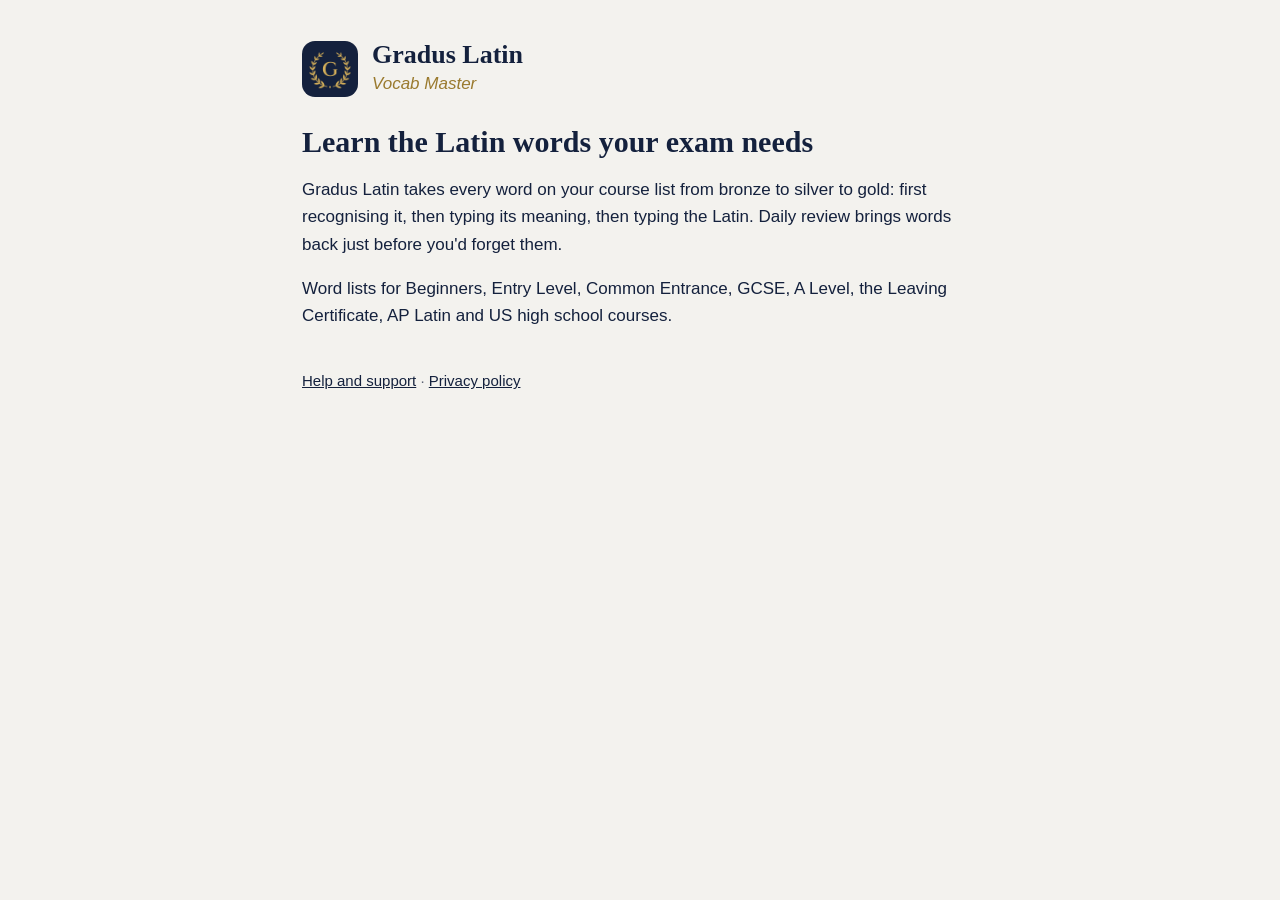
<file: index.html>
<!doctype html><html lang="en"><head><meta charset="utf-8"><meta name="viewport" content="width=device-width,initial-scale=1">
<title>Gradus Latin: Vocab Master</title><link rel="stylesheet" href="style.css"></head><body><main>
<header><img src="icon.png" alt=""><div><b>Gradus Latin</b><span>Vocab Master</span></div></header>
<h1>Learn the Latin words your exam needs</h1>
<p>Gradus Latin takes every word on your course list from bronze to silver to gold: first recognising it, then typing its meaning, then typing the Latin. Daily review brings words back just before you'd forget them.</p>
<p>Word lists for Beginners, Entry Level, Common Entrance, GCSE, A Level, the Leaving Certificate, AP Latin and US high school courses.</p>
<nav><a href="support.html">Help and support</a> · <a href="privacy.html">Privacy policy</a></nav>
</main></body></html>
</file>
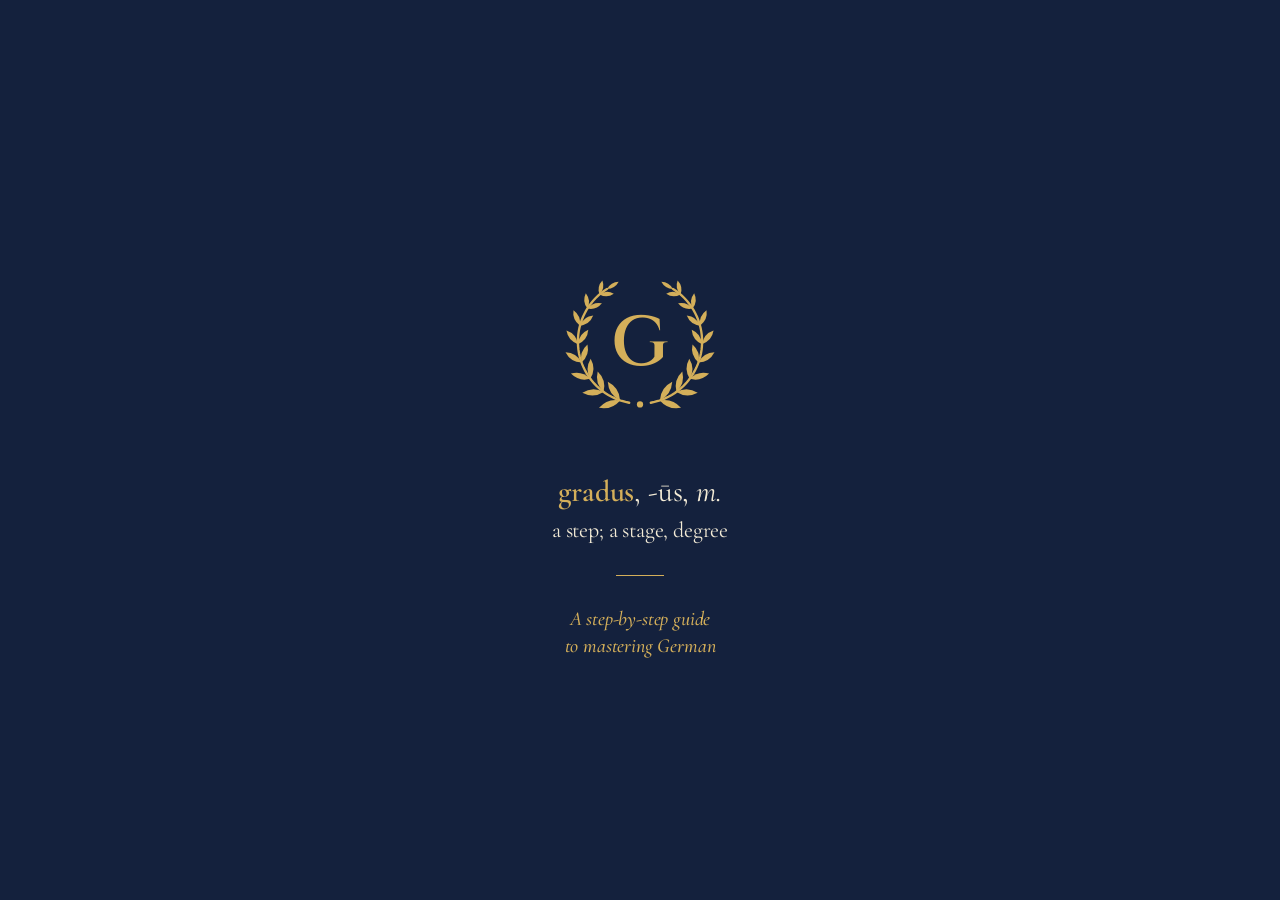
<file: gradus-german-prototype.html>
<!DOCTYPE html>
<html lang="en">
<head>
<meta charset="utf-8">
<meta name="viewport" content="width=device-width, initial-scale=1, viewport-fit=cover">
<meta name="theme-color" content="#F3F2EE">
<title>Gradus German: Vocab Master – Prototype</title>
<link rel="preconnect" href="https://fonts.googleapis.com">
<link rel="preconnect" href="https://fonts.gstatic.com" crossorigin>
<link href="https://fonts.googleapis.com/css2?family=Cinzel:wght@500;600;700&family=Atkinson+Hyperlegible:wght@400;700&family=Cormorant+Garamond:ital,wght@0,500;0,600;0,700;1,500&display=swap" rel="stylesheet">
<style>
:root{
  --ink:#1E1838; --ink2:rgba(30,24,56,.64); --ink3:rgba(30,24,56,.40);
  --gold:#F2B53A; --gold-ink:#2E1D02; --violet:#6B4EE6; --violet-soft:rgba(107,78,230,.12);
  --ok:#17A866; --bad:#E5484D;
  --glass:linear-gradient(180deg,rgba(255,255,255,.82),rgba(255,255,255,.56));
  --stroke:rgba(255,255,255,.95); --hair:rgba(30,24,56,.08);
  --shadow:0 1px 0 rgba(255,255,255,.9) inset,0 10px 32px rgba(70,48,140,.13),0 1px 3px rgba(70,48,140,.08);
  --r-card:26px; --r-row:18px;
  --roman:"Cormorant Garamond",Georgia,serif;
  --ui:-apple-system,BlinkMacSystemFont,"SF Pro Text","SF Pro Display","Helvetica Neue",Arial,sans-serif;
}
*{box-sizing:border-box;-webkit-tap-highlight-color:transparent}
html{background:var(--bg)}
:root{--bg:#E4EEFA;--bgimg:radial-gradient(70% 45% at 0% 0%,#B8D3F5 0%,transparent 72%),radial-gradient(55% 40% at 100% 30%,#C9E6F2 0%,transparent 72%),radial-gradient(80% 50% at 40% 100%,#CFDDF7 0%,transparent 72%)}
.t-sky{--bg:#E4EEFA;--bgimg:radial-gradient(70% 45% at 0% 0%,#B8D3F5 0%,transparent 72%),radial-gradient(55% 40% at 100% 30%,#C9E6F2 0%,transparent 72%),radial-gradient(80% 50% at 40% 100%,#CFDDF7 0%,transparent 72%)}
.t-sage{--bg:#E6EEE3;--bgimg:radial-gradient(70% 45% at 0% 0%,#C3DCBB 0%,transparent 72%),radial-gradient(55% 40% at 100% 30%,#DCE8C9 0%,transparent 72%),radial-gradient(80% 50% at 40% 100%,#C9E0D6 0%,transparent 72%)}
.t-dusk{--bg:#EEE8F6;--bgimg:radial-gradient(70% 45% at 0% 0%,#D3C3F2 0%,transparent 72%),radial-gradient(55% 40% at 100% 30%,#F4CFDC 0%,transparent 72%),radial-gradient(80% 50% at 40% 100%,#CCCBF2 0%,transparent 72%)}
.t-sunrise{--bg:#FBF0E6;--bgimg:radial-gradient(70% 45% at 0% 0%,#FBD9BC 0%,transparent 72%),radial-gradient(55% 40% at 100% 30%,#F9E6B8 0%,transparent 72%),radial-gradient(80% 50% at 40% 100%,#F6CFC6 0%,transparent 72%)}
.t-plain{--bg:#F2F3F5;--bgimg:linear-gradient(#F2F3F5,#F2F3F5)}
.t-original{--bg:#F2EFFB;--bgimg:radial-gradient(55% 40% at 0% 0%,#DCD2FF 0%,transparent 70%),radial-gradient(50% 38% at 100% 22%,#CDEFE4 0%,transparent 70%),radial-gradient(60% 45% at 25% 100%,#FFE0CF 0%,transparent 70%),radial-gradient(45% 35% at 100% 90%,#E3DBFF 0%,transparent 70%)}
/* Classic: ink-navy and antique gold on stone paper, solid cards, serif headings */
.t-classic{--bg:#F3F2EE;--bgimg:radial-gradient(90% 55% at 50% -10%,#FFFFFF 0%,transparent 70%),linear-gradient(180deg,#F6F5F1,#EFEEE9);
  --ink:#14213D;--ink2:rgba(20,33,61,.66);--ink3:rgba(20,33,61,.40);--violet:#1C3557;--violet-soft:rgba(28,53,87,.08);
  --gold:#B08D3C;--gold-ink:#FFFFFF;--hair:rgba(20,33,61,.09);
  --glass:#FFFFFF;--stroke:rgba(20,33,61,.08);--shadow:0 1px 2px rgba(20,33,61,.05),0 10px 30px rgba(20,33,61,.06);--serif:"Cormorant Garamond",Georgia,serif}
body.t-classic .glass{-webkit-backdrop-filter:none;backdrop-filter:none}
body.t-classic h1{font-family:var(--serif);font-weight:600;font-size:42px;letter-spacing:-.01em}
body.t-classic .tile h2,body.t-classic .shead b,body.t-classic .score .big,body.t-classic .hist h3{font-family:var(--serif);font-weight:700;letter-spacing:0;font-size:21px}
body.t-classic .tile.lead h2{font-size:28px}
body.t-classic .tile.lead{background:#fff;border:1px solid rgba(176,141,60,.5)}
body.t-classic .primary{background:var(--violet);color:#fff;box-shadow:0 8px 22px rgba(20,33,61,.22)}
body.t-classic .primary svg{stroke:#fff}
body.t-classic .mini-bar i{background:var(--gold)}
body.t-classic .art{background:#F1F3F7!important;box-shadow:inset 0 0 0 1px rgba(20,33,61,.06)}
body.t-classic .seg button.on{box-shadow:0 1px 6px rgba(20,33,61,.12)}
body.t-classic .dictchip{border-color:rgba(176,141,60,.45)}body.t-classic .bar i,body.t-classic .pbar i{background:linear-gradient(90deg,#1C3557,#B08D3C)}
body.t-classic .ghead{text-transform:none;letter-spacing:.01em;color:var(--gold);font-weight:700}
body.t-classic .chip.on,body.t-classic .lm.on{background:var(--violet);color:#fff}
body.t-classic .trow .go{background:var(--violet)!important}
body.t-classic .flame em{color:#7A5A12}
body.t-classic .hero h2{color:var(--violet);letter-spacing:.12em}
body.t-classic .hero .tag{font-family:var(--serif);font-size:28px;font-weight:700;letter-spacing:0}
body.t-classic .newbest{color:#5C4512;background:linear-gradient(180deg,#F4E8C8,#E6D29E)!important}
body.t-classic .hist .facts .gold{background:#F3EBD6;color:#6B5216}
body.t-classic .leaf.on{background:var(--gold);border-color:#9A772C;box-shadow:0 0 6px rgba(176,141,60,.5)}
body.t-classic .leaf.half{background:linear-gradient(90deg,var(--gold) 50%,transparent 50%);border-color:#9A772C}
body{margin:0;min-height:100vh;color:var(--ink);font-family:var(--ui);font-size:17px;letter-spacing:-.01em;
  background:var(--bgimg),var(--bg);
  background-attachment:fixed;-webkit-font-smoothing:antialiased}
button,input{font:inherit;color:inherit}
button{background:none;border:0;padding:0;cursor:pointer}
:focus-visible{outline:2px solid var(--violet);outline-offset:3px;border-radius:12px}
body.easy{--ui:"Atkinson Hyperlegible",Verdana,sans-serif;--roman:"Atkinson Hyperlegible",Verdana,sans-serif;letter-spacing:.03em;word-spacing:.14em;line-height:1.55}
body.easy .la,body.easy .lm{letter-spacing:.04em;font-weight:700}
#app{zoom:var(--z,1);max-width:480px;margin:0 auto;min-height:100vh;display:flex;flex-direction:column;
  padding:calc(10px + env(safe-area-inset-top)) 18px 0}
.glass{background:var(--glass);border:1px solid var(--stroke);
  -webkit-backdrop-filter:blur(22px) saturate(180%);backdrop-filter:blur(22px) saturate(180%);box-shadow:var(--shadow)}

/* top bar */
.top{display:flex;align-items:center;justify-content:space-between;gap:12px;min-height:48px}
.circle{width:44px;height:44px;border-radius:50%;display:grid;place-items:center;flex:none}
.circle svg{width:20px;height:20px;stroke:var(--ink);fill:none;stroke-width:2.2;stroke-linecap:round;stroke-linejoin:round}
.pillbtn{height:44px;padding:0 18px;border-radius:22px;font-weight:600;font-size:16px;flex:none}
h1{font-size:34px;font-weight:700;letter-spacing:-.025em;margin:14px 4px 4px;line-height:1.1}
.sub{color:var(--ink2);margin:2px 4px 16px;font-size:15px;line-height:1.4}

/* cards & rows */
.card{border-radius:var(--r-card);padding:6px 0;margin-bottom:14px}
.card.pad{padding:18px}
.ghead{color:var(--ink2);font-size:15px;font-weight:600;margin:18px 6px 8px}
.row{display:flex;align-items:center;gap:14px;width:100%;text-align:left;min-height:56px;padding:10px 18px;position:relative}
.row+.row::before,.row+.acc::before{content:"";position:absolute;top:0;left:18px;right:0;height:1px;background:var(--hair)}
.row .lbl{flex:1;min-width:0}
.row .lbl small{display:block;color:var(--ink2);font-size:13.5px;margin-top:2px;line-height:1.35}
.row .val{color:var(--ink2);font-size:16px;display:flex;align-items:center;gap:6px}
.row.danger{color:var(--bad);justify-content:center;font-weight:500}
.chev{width:9px;height:15px;stroke:var(--ink3);fill:none;stroke-width:2.2;stroke-linecap:round;stroke-linejoin:round;transition:transform .2s}
.open .chev{transform:rotate(90deg)}

/* segmented */
.seg{display:flex;padding:4px;border-radius:16px;background:rgba(30,24,56,.06);gap:4px}
.seg button{flex:1;padding:10px 6px;border-radius:12px;font-size:15px;font-weight:500;color:var(--ink2);transition:background .2s,color .2s}
.seg button.on{background:#fff;color:var(--ink);font-weight:600;box-shadow:0 2px 10px rgba(70,48,140,.14)}
.seg.small button{padding:7px 4px;font-size:14px}
.seg.tabs button{display:flex;flex-direction:column;align-items:center;line-height:1.2;padding:8px 4px}
.seg.tabs b{font-size:18px}.seg.tabs small{font-size:13px;white-space:nowrap}
.field{padding:12px 16px}
.field .flabel{font-size:14px;color:var(--ink2);margin:0 4px 8px;font-weight:500}

/* buttons */
.dock{position:sticky;bottom:0;margin:auto -18px 0;padding:16px 18px calc(18px + env(safe-area-inset-bottom));
  background:linear-gradient(180deg,transparent,color-mix(in srgb,var(--bg) 92%,transparent) 40%);display:flex;flex-direction:column;gap:10px;z-index:5}
.primary{height:60px;border-radius:30px;background:linear-gradient(180deg,#FFDA7A,#F5BC45 55%,#EAA62C);color:var(--gold-ink);
  font-size:19px;font-weight:700;display:flex;align-items:center;justify-content:center;gap:10px;
  box-shadow:inset 0 1px 0 rgba(255,255,255,.75),0 10px 26px rgba(234,166,44,.35);transition:transform .12s}
.primary:active{transform:scale(.98)}
.primary[disabled]{opacity:.45;box-shadow:none}.ticks{margin:0;padding:0 0 0 2px;list-style:none}.ticks li{position:relative;padding:7px 0 7px 26px;line-height:1.4}.ticks li:before{content:"";position:absolute;left:4px;top:13px;width:10px;height:5px;border-left:2px solid var(--gold);border-bottom:2px solid var(--gold);transform:rotate(-45deg)}.lockedrow .lbl{opacity:.85}.lockic{width:20px;height:20px;flex:none;stroke:var(--gold);fill:none;stroke-width:2;stroke-linecap:round;stroke-linejoin:round}.trow .art .lockic{width:26px;height:26px;stroke:var(--violet)}.unlockhero{text-align:center;padding:6px 6px 14px}.unlockhero .tag{display:inline-block;font-family:var(--roman);letter-spacing:.14em;font-size:13px;color:var(--gold);border:1px solid var(--gold);border-radius:20px;padding:5px 14px;margin-bottom:14px}.unlockhero h2{font-size:25px;line-height:1.25;margin:0 0 8px}.unlockhero p{color:var(--ink2);margin:0}
.secondary{height:52px;border-radius:26px;font-size:17px;font-weight:600}
.duo{display:flex;gap:10px}.duo>*{flex:1}
.textbtn{color:var(--violet);font-weight:600;font-size:16px;padding:12px;text-align:center;width:100%}
.dictchip{align-self:flex-start;display:inline-flex;align-items:center;gap:8px;height:36px;padding:0 14px 0 12px;border-radius:18px;font-size:15px;font-weight:600;margin:4px 4px 18px}
.dictchip i{width:8px;height:8px;border-radius:50%;background:var(--gold);box-shadow:0 0 8px var(--gold)}

/* home */
.today{border-radius:24px;padding:6px 0;margin-bottom:14px}
.trow{display:flex;align-items:center;gap:14px;width:100%;text-align:left;padding:12px 16px;position:relative}
.trow.rv::before{content:"";position:absolute;top:0;left:16px;right:0;height:1px;background:var(--hair)}
.trow .tt{flex:1;min-width:0}.trow .tt b{display:block;font-size:17px}.trow .tt small{color:var(--ink2);font-size:14px;line-height:1.35}
.ringwrap{position:relative;width:52px;height:52px;flex:none}.ring{width:52px;height:52px}
.ringwrap b{position:absolute;inset:0;display:grid;place-items:center;font-size:15px;font-variant-numeric:tabular-nums lining-nums}
.flame{display:flex;align-items:center;gap:2px;background:#FFF0C7;border-radius:14px;padding:5px 10px 5px 6px;flex:none}
.flame svg{width:20px;height:20px}.flame em{font-style:normal;font-weight:800;color:var(--gold-ink)}
.trow .art{width:52px;height:52px;border-radius:16px;background:#DDF5EA;display:grid;place-items:center;flex:none}.trow .art svg{width:28px;height:28px}
.swatches{justify-content:space-between;flex-wrap:wrap;gap:12px 4px;padding:14px 8px}.sw{min-width:72px}.sw{display:flex;flex-direction:column;align-items:center;gap:6px;font-size:13px;color:var(--ink2);flex:1}.sw i{width:44px;height:44px;border-radius:50%;background:var(--bgimg),var(--bg);border:1px solid var(--hair);box-shadow:0 1px 3px rgba(30,24,56,.12)}.sw.on i{outline:2.5px solid var(--violet);outline-offset:2px}.sw.on span{color:var(--ink);font-weight:600}
.temple{width:100%;max-width:300px;display:block;margin:4px auto 0}.temple.sm{width:86px;flex:none;margin:0}
.templecard{padding:22px 18px 18px;text-align:center}.tstage{font-family:var(--serif,inherit);font-size:24px;font-weight:700;margin-top:10px}
.badges{display:grid;grid-template-columns:repeat(3,1fr);gap:10px}
.badge{background:var(--glass);border:1px solid var(--stroke);border-radius:18px;padding:12px 8px;text-align:center;display:flex;flex-direction:column;align-items:center;gap:4px;box-shadow:var(--shadow)}
.badge .medal{width:44px;height:44px}.badge b{font-size:13.5px;line-height:1.2}.badge small{font-size:11.5px;color:var(--ink2);line-height:1.3}
.badge:not(.on){opacity:.72}.badge:not(.on) b{color:var(--ink2)}
.fw,.recap,.wotd{margin-top:14px;padding:16px 18px}.fwtop{display:flex;align-items:center;justify-content:space-between}.fwtop b{font-size:17px}.fwtop span{color:var(--ink2);font-size:13.5px}
.recap .x{width:32px;height:32px;border-radius:50%;display:grid;place-items:center;background:rgba(20,33,61,.06);border:0;padding:0;color:var(--ink2)}.recap .x svg{width:16px;height:16px;stroke:var(--ink2);fill:none;stroke-width:2.2;stroke-linecap:round}
.rgrid{display:grid;grid-template-columns:repeat(4,1fr);gap:6px;margin:12px 0 8px;text-align:center}.rgrid b{display:block;font-size:22px;font-family:var(--serif,inherit)}.rgrid span{font-size:12px;color:var(--ink2)}.recap>small{color:var(--ink2);font-size:13.5px}
.wotd{text-align:center}.wotd .fwtop{text-align:left}.wla{font-family:var(--roman);font-size:32px;letter-spacing:.06em;margin-top:6px}.wform{color:var(--ink2);font-size:14px;margin-top:2px}.wen{font-size:18px;font-weight:600;margin-top:8px}.wotd .hintline{margin-top:6px}
.star{width:36px;height:36px;border-radius:50%;display:grid;place-items:center;border:0;background:none;color:rgba(20,33,61,.22);padding:0;cursor:pointer;flex:none}.star svg{width:21px;height:21px}.star.on{color:var(--gold)}
.searchbox{display:flex;align-items:center;gap:10px;border-radius:16px;padding:0 14px;margin:6px 0 10px}.searchbox svg{width:19px;height:19px;color:var(--ink2);flex:none}
.searchbox input{flex:1;border:0;background:none;font:inherit;font-size:16px;color:var(--ink);padding:13px 0;outline:none}
.wchips{margin-bottom:10px}.wlist{padding:4px 0}.wrow{display:flex;align-items:center;gap:10px;padding:10px 12px 10px 16px;border-bottom:1px solid var(--hair)}.wrow:last-child{border-bottom:0}
.wl{flex:1;min-width:0}.wl b{display:block;font-size:15px;font-weight:600}.wl small{display:block;color:var(--ink2);font-size:13.5px;margin-top:1px}
body.hastabs #app{padding-bottom:calc(96px + env(safe-area-inset-bottom))}
.tabbar{position:fixed;left:50%;transform:translateX(-50%);bottom:calc(10px + env(safe-area-inset-bottom));width:min(452px,calc(100% - 24px));display:flex;justify-content:space-around;padding:6px;border-radius:24px;z-index:40;zoom:calc(1/var(--z,1))}
.tabbar button{flex:1;display:flex;flex-direction:column;align-items:center;gap:2px;padding:7px 0 5px;border:0;background:none;color:var(--ink3);font:inherit;font-size:11.5px;font-weight:600;border-radius:18px;cursor:pointer}
.tabbar button svg{width:23px;height:23px;fill:none;stroke:currentColor;stroke-width:1.9;stroke-linecap:round;stroke-linejoin:round}.tabbar button.on{color:var(--violet);background:var(--violet-soft)}
.homebar{display:flex;align-items:center;justify-content:space-between;gap:8px;flex-wrap:nowrap;margin:4px 0 18px}.homebar .dictchip{margin:0;min-width:0;max-width:62%;padding:0 10px 0 10px}.homebar .dictchip svg{flex:none}.homebar .dictchip span{overflow:hidden;text-overflow:ellipsis;white-space:nowrap;min-width:0}.homebar .statpill{flex:none;padding:0 10px 0 6px}
.statpill{display:inline-flex;align-items:center;gap:6px;height:38px;padding:0 12px 0 8px;border-radius:19px;font:inherit;font-size:14px;color:var(--ink);cursor:pointer}
.statpill .minring svg{width:24px;height:24px;display:block}.statpill svg{width:17px;height:17px}.statpill .sep{width:1px;height:16px;background:var(--hair);margin:0 2px}
.fwart{display:grid;place-items:center}.fwart b{font-size:13px;color:var(--gold)}
.lastwk{display:block;color:var(--ink2);font-size:13px}
.brand{margin-bottom:0}.latin-mark{font-family:Cinzel,var(--roman),serif;font-size:.62em;letter-spacing:.16em;color:var(--mark,#8F6F28);font-weight:600;vertical-align:baseline;margin-left:.3em}.brand{white-space:nowrap}.t-dusk .latin-mark,.t-original .latin-mark{--mark:var(--gold)}.tagline{font-family:var(--serif,Georgia),Georgia,serif;font-style:italic;font-size:19px;color:var(--gold);margin:0 0 12px 2px}
.plan .bar{height:8px;border-radius:4px;background:rgba(30,24,56,.08);overflow:hidden;margin:8px 0 2px}.plan .bar i{display:block;height:100%;background:var(--violet);border-radius:4px}
.planform input[type=date]{font:inherit;padding:10px 12px;border-radius:12px;border:1px solid var(--hair);background:#fff;color:var(--ink)}
.trow .go{background:var(--ok);color:#fff;font-weight:700;font-size:15px;padding:8px 14px;border-radius:16px;flex:none}
.review{display:flex;align-items:center;gap:14px;width:100%;text-align:left;border-radius:22px;padding:14px 16px;margin-bottom:14px}
.review .art{width:46px;height:46px;border-radius:15px;background:#DDF5EA;display:grid;place-items:center;flex:none}
.review .art svg{width:26px;height:26px}
.review b{display:block;font-size:17px}
.review small{color:var(--ink2);font-size:14px}
.review .go{margin-left:auto;background:var(--ok);color:#fff;font-weight:700;font-size:15px;padding:8px 14px;border-radius:16px;flex:none}
.modes{display:grid;grid-template-columns:1fr 1fr;gap:12px;margin-bottom:6px}
.tile{border-radius:26px;padding:16px;text-align:left;display:flex;flex-direction:column;gap:6px;min-height:156px;transition:transform .12s}
.tile:active{transform:scale(.98)}
.tile .art{width:48px;height:48px;border-radius:16px;display:grid;place-items:center;margin-bottom:4px}
.tile .art svg{width:30px;height:30px}
.tile h2{margin:0;font-size:18px;letter-spacing:-.02em;line-height:1.15}
.tile p{margin:0;color:var(--ink2);font-size:13.5px;line-height:1.35}
.tile.lead{grid-column:span 2;min-height:0;padding:20px;flex-direction:row;align-items:center;gap:16px;
  background:linear-gradient(135deg,rgba(255,244,214,.95),rgba(255,255,255,.7) 60%)}
.tile.lead .art{width:68px;height:68px;border-radius:22px;margin:0;flex:none}
.tile.lead .art svg{width:40px;height:40px}
.tile.lead h2{font-size:24px}
.tile.lead .body{flex:1;min-width:0;display:flex;flex-direction:column;gap:6px}
.mini-bar{height:6px;border-radius:3px;background:rgba(30,24,56,.08);overflow:hidden;margin-top:4px}
.mini-bar i{display:block;height:100%;background:linear-gradient(90deg,#EAA62C,#F5BC45)}
.tile .mt{font-size:13px;color:var(--ink2);font-variant-numeric:tabular-nums lining-nums}

/* setup */
.progress{border-radius:24px;padding:16px 18px 18px;margin-bottom:14px}
.progress .ptop{display:flex;align-items:baseline;gap:6px}
.progress .ptop b{font-size:28px;font-variant-numeric:tabular-nums lining-nums;letter-spacing:-.02em}
.progress .ptop span{color:var(--ink2);font-size:15px}
.progress .ptop em{margin-left:auto;font-style:normal;font-weight:700;color:var(--violet);font-variant-numeric:tabular-nums lining-nums}
.pbar{height:10px;border-radius:5px;background:rgba(30,24,56,.08);overflow:hidden;margin:10px 0 8px}
.pbar i{display:block;height:100%;border-radius:5px;background:linear-gradient(90deg,var(--violet),#A48CFF);transition:width .4s}
.progress small{color:var(--ink2);font-size:13.5px}
.acc{position:relative}
.sheet-bg{position:fixed;inset:0;background:rgba(30,24,56,.28);z-index:15}
.sheet{position:fixed;left:50%;bottom:0;transform:translateX(-50%);width:100%;max-width:480px;max-height:82vh;z-index:16;
  border-radius:30px 30px 0 0;display:flex;flex-direction:column;padding-bottom:env(safe-area-inset-bottom);background:rgba(250,248,255,.96)}
.sheet.in{animation:sheetup .3s cubic-bezier(.2,.8,.2,1)}.sheet-bg.in{animation:fadein .3s}@keyframes sheetup{from{transform:translate(-50%,100%)}}@keyframes fadein{from{opacity:0}}
.grab{width:40px;height:5px;border-radius:3px;background:rgba(30,24,56,.18);margin:10px auto 4px}
.shead{display:flex;align-items:center;justify-content:space-between;gap:12px;padding:6px 18px 12px}
.shead b{font-size:20px;display:block}.shead small{color:var(--ink2);font-size:14px}
.sbody{overflow-y:auto;padding:4px 18px 22px}
.chips{display:flex;flex-wrap:wrap;gap:8px;margin-bottom:12px}
.clabel{font-size:13px;color:var(--ink2);font-weight:600;margin:4px 2px 8px}
.chip{height:36px;padding:0 12px;border-radius:18px;background:rgba(30,24,56,.06);font-size:14px;font-weight:500;display:inline-flex;align-items:center;gap:6px;transition:.15s}
.chip small{opacity:.65;font-size:12px;font-variant-numeric:tabular-nums lining-nums}
.chip.on{background:var(--violet);color:#fff}
.chip.all{background:none;color:var(--violet);font-weight:600;padding:0 6px}
.lettersm{display:grid;grid-template-columns:repeat(7,1fr);gap:6px;margin-bottom:12px}
.lm{height:40px;border-radius:12px;font-family:var(--roman);font-size:16px;font-weight:600;background:rgba(30,24,56,.06);color:var(--ink3);transition:.15s}
.lm.on{background:var(--violet);color:#fff}
.lm[disabled]{visibility:hidden}
.verbforms{border-top:1px solid var(--hair);padding-top:12px;margin-top:4px}

/* runs */
.bar{flex:1;height:6px;border-radius:3px;background:rgba(30,24,56,.08);overflow:hidden;margin:0 6px}
.bar i{display:block;height:100%;border-radius:3px;background:linear-gradient(90deg,var(--violet),#A48CFF);transition:width .3s}
.meta{display:flex;justify-content:space-between;align-items:center;margin:16px 6px 12px;color:var(--ink2);font-size:15px;font-variant-numeric:tabular-nums lining-nums}
.meta b{color:var(--ink);font-weight:600}
.clock{font-variant-numeric:tabular-nums lining-nums;font-weight:700;color:var(--violet);background:var(--violet-soft);padding:4px 10px;border-radius:12px}
.laurels{display:flex;gap:6px;align-items:center}
.leaf{width:12px;height:12px;border-radius:50%;border:1.5px solid var(--ink3);transition:.25s}
.leaf.half{background:linear-gradient(90deg,var(--gold) 50%,transparent 50%);border-color:#E3A12A}
.leaf.on{background:var(--gold);border-color:#E3A12A;box-shadow:0 0 8px rgba(242,181,58,.7)}
.prompt{border-radius:30px;padding:28px 20px 30px;text-align:center;position:relative}
.hintbtn{position:absolute;top:12px;right:12px;width:40px;height:40px;border-radius:50%;display:grid;place-items:center;color:var(--gold);background:rgba(176,141,60,.10);border:1px solid rgba(176,141,60,.35);cursor:pointer;padding:0}
.hintbtn svg{width:21px;height:21px}.hintbtn:active{transform:scale(.94)}
.hintline{margin:14px auto 0;font-size:16px;color:var(--ink2)}.hintline b{color:var(--violet);font-weight:700;border-bottom:2px solid var(--gold)}
.prompt .ask{color:var(--ink2);font-size:15px}
.prompt .explain{margin-top:14px;color:var(--ink2);font-size:15px;line-height:1.4}
.prompt .explain b{color:var(--ink)}
.word{font-family:var(--roman);font-weight:600;letter-spacing:.06em;line-height:1.15;margin-top:14px;word-break:break-word}
.word.en{font-family:var(--ui);font-weight:600;letter-spacing:-.01em}
.word small{font-family:var(--ui);font-size:.5em;letter-spacing:0;color:var(--ink2);font-weight:500}
.opts{display:flex;flex-direction:column;gap:10px;margin-top:18px;padding-bottom:24px}
.opt{min-height:60px;border-radius:var(--r-row);padding:12px 18px;font-size:17px;text-align:left;display:flex;align-items:center;gap:12px;transition:background .2s,border-color .2s,transform .12s}
.opt:active{transform:scale(.985)}
.opt .k{width:28px;height:28px;border-radius:9px;background:rgba(30,24,56,.06);display:grid;place-items:center;font-size:13px;font-weight:700;color:var(--ink2);flex:none}
.opt.la span:last-child{font-family:var(--roman);font-weight:600;letter-spacing:.04em}
.opt.ok{background:#E3F7EC;border-color:var(--ok)}
.opt.ok .k{background:var(--ok);color:#fff}
.opt.bad{background:#FCE6E7;border-color:var(--bad)}
.opt.bad .k{background:var(--bad);color:#fff}
.opt.fade{opacity:.5}
.typebox{margin-top:18px}
.typebox input,.wallin{width:100%;height:60px;border-radius:var(--r-row);padding:0 18px;font-size:19px;outline:0;background:rgba(255,255,255,.85);border:1.5px solid rgba(30,24,56,.12)}
.typebox input:focus,.wallin:focus{border-color:var(--violet)}
.typebox input.ok{border-color:var(--ok);background:#E3F7EC}
.typebox input.bad{border-color:var(--bad);background:#FCE6E7}
.reveal{margin:12px 6px 0;color:var(--ink2);min-height:22px}
.reveal b{color:var(--ok);font-weight:600}

/* flashcards */
.deck{perspective:1400px;margin-top:6px}
.flash{position:relative;height:min(52vh,400px);transform-style:preserve-3d;transition:transform .55s cubic-bezier(.3,.7,.2,1);cursor:pointer;touch-action:pan-y}
.flash.flipped{transform:rotateY(180deg)}
.face{position:absolute;inset:0;border-radius:32px;backface-visibility:hidden;-webkit-backface-visibility:hidden;
  display:flex;flex-direction:column;align-items:center;justify-content:center;padding:28px;text-align:center}
.face.backside{transform:rotateY(180deg);background:linear-gradient(180deg,rgba(255,255,255,.9),rgba(238,233,255,.75))}
.face .hint{position:absolute;bottom:22px;left:0;right:0;color:var(--ink3);font-size:14px}
.face .side{position:absolute;top:20px;left:0;right:0;color:var(--ink3);font-size:14px;font-weight:500}
.dform{font-family:var(--roman);font-weight:600;letter-spacing:.03em;font-size:17px;color:var(--violet);margin:10px 0 4px}
.rate{display:flex;gap:10px;margin:18px 0 24px}
.rate button{flex:1;height:58px;border-radius:29px;font-weight:700;font-size:17px}
.rate .no{background:#fff;color:var(--bad);border:1.5px solid rgba(229,72,77,.35)}
.rate .yes{background:var(--ok);color:#fff;box-shadow:0 8px 22px rgba(23,168,102,.3)}
.rate.wait button{opacity:.35;pointer-events:none}

/* match */
.board{display:grid;grid-template-columns:repeat(3,1fr);gap:10px;margin:6px 0 24px}
.mt-tile{min-height:84px;border-radius:18px;padding:8px;font-size:14px;line-height:1.25;display:grid;place-items:center;text-align:center;transition:transform .15s,opacity .25s,background .15s,border-color .15s}
.mt-tile.la{font-family:var(--roman);font-weight:600;letter-spacing:.03em;font-size:14.5px}
.mt-tile.sel{border-color:var(--violet);background:#EEE9FF;transform:scale(1.03)}
.mt-tile.bad{border-color:var(--bad);background:#FCE6E7;animation:shake .35s}
.mt-tile.gone{opacity:0;pointer-events:none;transform:scale(.8)}@keyframes shake{25%{transform:translateX(-5px)}75%{transform:translateX(5px)}}

/* defend the wall */
.lives{display:flex;gap:4px}
.brick{width:22px;height:14px;border-radius:3px;background:#C98A3A;box-shadow:inset 0 -3px 0 rgba(0,0,0,.15)}
.brick.lost{background:rgba(30,24,56,.12);box-shadow:none}
.wlvl{position:absolute;top:8px;left:12px;margin:0;z-index:2}.wallin{height:52px!important}.field-wall{position:relative;height:max(300px,calc(100vh - 330px));transition:height .2s;border-radius:26px;overflow:hidden;margin:4px 0 12px;
  background:linear-gradient(180deg,rgba(255,255,255,.75),rgba(238,233,255,.6))}
.wallbase{position:absolute;left:0;right:0;bottom:0;height:36px;
  background:repeating-linear-gradient(90deg,#D49A4A 0 46px,#B97B30 46px 48px),#D49A4A;
  box-shadow:inset 0 3px 0 rgba(255,255,255,.35),inset 0 -6px 0 rgba(0,0,0,.12)}
.wallbase::after{content:"";position:absolute;left:0;right:0;top:17px;height:2px;background:#B97B30}
.field-wall.hurt{animation:hurt .4s}@keyframes hurt{30%{background:rgba(229,72,77,.18)}}
.foe{position:absolute;top:0;left:0;padding:8px 12px;border-radius:14px;background:#fff;box-shadow:0 6px 16px rgba(70,48,140,.18);
  font-family:var(--roman);font-weight:700;font-size:16px;letter-spacing:.04em;white-space:nowrap;will-change:transform}
.foe.hit{transition:opacity .25s,transform .25s;opacity:0;background:#E3F7EC}
.lvl{font-size:13px;color:var(--ink2);text-align:center;margin:6px 0 18px}.stg{display:inline-block;font-family:var(--roman);font-size:12px;letter-spacing:.1em;color:var(--stc,var(--gold));border:1px solid var(--stc,var(--gold));border-radius:10px;padding:2px 9px;margin:0 0 6px}
.prompt.st1{--stc:#9A6435;border-top:4px solid #B8804F}.prompt.st2{--stc:#6E7884;border-top:4px solid #A3ACB6}.prompt.st3{--stc:#9A7A2E;border-top:4px solid #C9A245}
.sthead.s1{color:#9A6435}.sthead.s2{color:#6E7884}.sthead.s3{color:#9A7A2E}.tlines{display:flex;flex-direction:column;gap:4px;align-items:center;font-size:13.5px;color:var(--ink2);margin-top:6px}.tlines b{font-weight:600;margin-right:4px}.tlines .c1{color:#9A6435}.tlines .c2{color:#6E7884}.tlines .c3{color:#9A7A2E}.gnote{font-size:13px;line-height:1.45;color:var(--ink2);margin:-2px 4px 10px}.country{font-family:var(--roman);font-size:15px;letter-spacing:.14em;text-transform:uppercase;color:var(--ink);margin:26px 2px 2px;padding-bottom:6px;border-bottom:1px solid color-mix(in srgb,var(--gold) 55%,transparent)}.country+.ghead{margin-top:10px}.stagestrip{display:flex;justify-content:center;gap:16px;font-size:12.5px;color:var(--ink2);margin:-4px 0 10px}.stagestrip b{font-family:var(--roman);margin-right:3px}.stagestrip .s1 b{color:#9A6435}.stagestrip .s2 b{color:#6E7884}.stagestrip .s3 b{color:#9A7A2E}
.sb .r1{color:#9A6435}.sb .r2{color:#6E7884}.sb .r3{color:#9A7A2E}.prompt .ask{padding:0 34px}.stepnote{font-size:13px;color:var(--ink2);margin:10px 2px 0;line-height:1.45}.stagebars{margin:10px 0 6px}.sb{display:grid;grid-template-columns:24px 1fr 90px 52px;align-items:center;gap:8px;font-size:13px;padding:4px 0}.sb .r{font-family:var(--roman);color:var(--gold);font-weight:600}.sb .bar{height:6px;border-radius:4px;background:rgba(20,33,61,.1);overflow:hidden}.sb .bar i{display:block;height:100%;background:linear-gradient(90deg,#1C3557,#B08D3C)}.sb .v{text-align:right;color:var(--ink2)}.wst{display:flex;gap:4px;margin:0 8px}.wst i{width:9px;height:9px;border-radius:50%;border:1.5px solid var(--gold)}.wst i.on{background:var(--gold)}.wst i.cur{background:color-mix(in srgb,var(--gold) 35%,transparent)}.prompt .explain{height:66px;overflow:hidden;display:flex;align-items:center;justify-content:center;text-align:center;font-size:15px;line-height:1.35;margin-top:8px}.prompt .explain .dmean{color:var(--ink2);font-style:italic}

/* summary */
.score{text-align:center;padding:22px 16px 18px}
.score .big{font-family:var(--roman);font-size:60px;font-weight:600;line-height:1}
.score .big span{color:var(--ink3);font-size:.55em}
.score p{margin:10px 0 0;color:var(--ink2)}
.timebox{display:flex;justify-content:center;gap:10px;margin:0 0 16px}
.timebox div{border-radius:18px;padding:10px 16px;text-align:center;min-width:120px}
.timebox b{display:block;font-size:22px;font-variant-numeric:tabular-nums lining-nums}
.timebox span{font-size:13px;color:var(--ink2)}
.newbest{color:var(--gold-ink);background:linear-gradient(180deg,#FFE8A8,#F8C95A)!important}
.srow{display:flex;justify-content:space-between;align-items:baseline;gap:16px;padding:14px 18px;position:relative}
.srow+.srow::before{content:"";position:absolute;top:0;left:18px;right:0;height:1px;background:var(--hair)}
.srow .la{font-family:var(--roman);font-weight:600;letter-spacing:.04em;font-size:15px}
.srow .la small{display:block;font-family:var(--ui);font-weight:400;letter-spacing:0;font-size:12.5px;color:var(--ink2);margin-top:2px}
.srow .en{color:var(--ink2);text-align:right;font-size:15px}
.empty{color:var(--ink2);text-align:center;padding:32px 20px;line-height:1.5}

/* congratulations */
.hero{text-align:center;padding:10px 0 6px;position:relative}
.crown{position:relative;width:240px;height:230px;margin:0 auto}.wreath{width:240px;height:230px;display:block}
.hero h2{position:absolute;left:0;right:0;top:92px;margin:0;font-family:var(--roman);font-size:30px;letter-spacing:.08em;color:#4A3205}
.hero .tag{margin:10px 20px 6px;font-size:22px;font-weight:700;letter-spacing:-.02em}
.hero p{margin:0 24px;color:var(--ink2);line-height:1.45}
.stats{display:grid;grid-template-columns:repeat(3,1fr);gap:10px;margin:22px 0 14px}
.stats div{border-radius:20px;padding:14px 8px;text-align:center}
.stats b{display:block;font-size:22px;font-variant-numeric:tabular-nums lining-nums}
.stats span{font-size:12.5px;color:var(--ink2)}
#confetti{position:fixed;inset:0;pointer-events:none;z-index:40}

/* settings / history */
.toggle{width:52px;height:32px;border-radius:16px;background:rgba(30,24,56,.14);position:relative;transition:.2s;flex:none}
.toggle::after{content:"";position:absolute;width:28px;height:28px;border-radius:50%;background:#fff;top:2px;left:2px;transition:.2s;box-shadow:0 2px 6px rgba(0,0,0,.2)}
.toggle.on{background:var(--ok)}.toggle.on::after{left:22px}
.stepper{display:flex;align-items:center;gap:4px;background:rgba(30,24,56,.06);border-radius:14px;padding:3px}
.stepper button{width:34px;height:30px;border-radius:10px;font-size:20px;line-height:1}
.stepper button:not(:disabled):active{background:#fff}
.stepper button:disabled{opacity:.3}
.stepper span{min-width:46px;text-align:center;font-variant-numeric:tabular-nums lining-nums;font-size:15px;font-weight:600}
.note{color:var(--ink2);font-size:13.5px;line-height:1.45;margin:-4px 8px 18px}
.radio{width:22px;height:22px;stroke:var(--violet);fill:none;stroke-width:2.6;stroke-linecap:round;stroke-linejoin:round}
.hist{border-radius:24px;padding:16px 18px;margin-bottom:12px}
.hist h3{margin:0;font-size:17px}
.hist .d{color:var(--ink2);font-size:14px;margin-top:3px;line-height:1.4}
.hist .facts{display:flex;flex-wrap:wrap;gap:6px;margin:12px 0 14px}
.hist .facts span{font-size:13px;background:rgba(30,24,56,.06);padding:5px 10px;border-radius:10px}
.hist .facts .gold{background:#FFF0C7;color:var(--gold-ink)}
.hist .acts{display:flex;gap:8px}
.hist .acts button{flex:1;height:42px;border-radius:21px;font-weight:600;font-size:15px}
.hist .again{background:var(--violet);color:#fff}
.hist .wipe{background:#fff;color:var(--bad);border:1.5px solid rgba(229,72,77,.3)}
.badge{font-size:12px;font-weight:700;color:var(--violet);background:var(--violet-soft);padding:3px 8px;border-radius:8px;margin-left:6px;vertical-align:2px}
.info p{margin:0 0 14px;line-height:1.55;color:var(--ink2)}
.info h3{margin:4px 0 6px;font-size:17px}

/* overlays */
.modal{position:fixed;inset:0;background:rgba(30,24,56,.25);display:flex;align-items:center;justify-content:center;z-index:20;padding:24px}
.dlg{border-radius:28px;width:100%;max-width:330px;padding:22px 18px 16px;text-align:center}
.dlg p{margin:0 0 18px;line-height:1.45}
.dlg .duo button{height:48px;border-radius:24px;font-weight:600}
.dlg .warn{background:var(--bad);color:#fff}
.toast{position:fixed;left:50%;bottom:calc(110px + env(safe-area-inset-bottom));transform:translateX(-50%);padding:12px 18px;border-radius:20px;
  font-size:15px;z-index:30;width:max-content;max-width:86%;text-align:center}
.loading{flex:1;display:grid;place-items:center;color:var(--ink2)}@media (prefers-reduced-motion:reduce){*{transition:none!important;animation:none!important}}

/* ---- ranks: bronze, silver, gold, platinum ---- */
:root{--rb:#9A6435;--rbf:#B8804F;--rs:#6E7884;--rsf:#A3ACB6;--rg:#9A7A2E;--rgf:#C9A245;--rp:#4F7096;--rpf:linear-gradient(135deg,#F4F8FC,#C9D8E8 55%,#9FB6CF)}
.rankkey{display:flex;flex-wrap:wrap;gap:6px 14px;font-size:12.5px;color:var(--ink2);margin:2px 4px 10px}.rankkey span{display:inline-flex;align-items:center;gap:6px}
.rankkey i,.testcard .medal{display:inline-block;border-radius:50%;flex:none}.rankkey i{width:11px;height:11px}
.m1{background:var(--rbf)}.m2{background:var(--rsf)}.m3{background:var(--rgf)}.m4{background:var(--rpf);box-shadow:inset 0 0 0 1px #8DA6C2}
.tests{display:flex;flex-direction:column;gap:8px;margin-bottom:14px}
.testcard{display:flex;align-items:center;gap:12px;width:100%;text-align:left;padding:12px 14px;border-radius:16px;border:2px solid transparent;cursor:pointer;color:var(--ink);font:inherit}
.testcard .tx{display:flex;flex-direction:column;gap:2px;flex:1}.testcard b{font-size:16px}.testcard b small{font-size:11.5px;font-weight:600;color:var(--violet,#6B4EE6);margin-left:6px}.testcard .tx>small{font-size:13px;color:var(--ink2);line-height:1.35}
.testcard .medal{width:26px;height:26px;display:flex;align-items:center;justify-content:center;font-size:13px;color:#fff;background:linear-gradient(135deg,var(--rbf),var(--rsf) 50%,var(--rgf))}
.testcard.t1 .medal{background:var(--rbf)}.testcard.t2 .medal{background:var(--rsf)}.testcard.t3 .medal{background:var(--rgf)}
.testcard.on{border-color:var(--gold)}.testcard.t1.on{border-color:var(--rbf)}.testcard.t2.on{border-color:var(--rsf)}.testcard.t3.on{border-color:var(--rgf)}
.seg.bdir{margin:-2px 0 4px}.timepick{font:inherit;font-size:16px;padding:6px 10px;border-radius:10px;border:1px solid #D8DAE2;background:#fff;color:var(--ink)}.ywdone{margin-top:10px;font-size:14px;font-weight:600;color:var(--rg)}
.prompt.lit{transition:background .25s}.prompt.lit1{background:#F4E6D8}.prompt.lit2{background:#ECEFF3}.prompt.lit3{background:#F7EED3}.prompt.lit4{background:#E6EEF7}
.littag{display:inline-block;margin-top:10px;padding:4px 12px;border-radius:999px;font-size:13px;font-weight:700;background:#fff}
.prompt.lit1 .littag{color:var(--rb)}.prompt.lit2 .littag{color:var(--rs)}.prompt.lit3 .littag{color:var(--rg)}.prompt.lit4 .littag{color:var(--rp)}
.fwlist{display:flex;flex-direction:column;padding:0 6px 6px}.fwrow{display:flex;align-items:center;gap:12px;width:100%;text-align:left;padding:10px 8px;border:0;background:none;border-top:1px solid rgba(0,0,0,.06);font:inherit;color:var(--ink);cursor:pointer}
.fwrow .tt{flex:1;display:flex;flex-direction:column}.fwrow small{color:var(--ink2);font-size:12.5px}.fwrow .tick{width:22px;height:22px;border-radius:50%;border:2px solid #C9CCD6;display:flex;align-items:center;justify-content:center;font-size:13px;color:#fff;flex:none}
.fwrow.done .tick{background:#3E9B5F;border-color:#3E9B5F}.fwrow.done b{text-decoration:line-through;color:var(--ink2)}.fwchev{display:flex}.fwchev svg{transition:transform .2s}.fwchev.open svg{transform:rotate(90deg)}
.yourwords{padding:16px 18px;margin-bottom:16px}.yourwords .flabel{font-size:13px;color:var(--ink2);margin-bottom:4px}.yourwords .ywname{display:block;font-size:19px;line-height:1.3}.yourwords small{display:block;color:var(--ink2);font-size:13px;margin-top:4px}
.ywbtns{display:flex;gap:10px;margin-top:12px}.ywbtns button{flex:1;height:44px;border-radius:14px;font:inherit;font-weight:600;cursor:pointer}
.trials{display:grid;grid-template-columns:repeat(3,1fr);gap:8px}.trial{display:flex;flex-direction:column;align-items:center;gap:2px;padding:12px 6px;border-radius:16px;border:2px solid transparent;font:inherit;color:var(--ink);cursor:pointer}
.trial b{font-size:15px}.trial span{font-size:12.5px;font-weight:600}.trial.t1 span{color:var(--rb)}.trial.t2 span{color:var(--rs)}.trial.t3 span{color:var(--rg)}.trial small{font-size:11.5px;color:var(--ink2);text-align:center}.trial:disabled{opacity:.55;cursor:default}
.prompt .clue{font-family:inherit;font-size:14px;letter-spacing:0;font-style:italic;color:var(--ink2);margin-top:6px}
.nwlist .srow{display:flex;justify-content:space-between;gap:12px}.closer{font-size:13.5px;color:var(--ink2);margin-top:4px}.tlabel{margin:4px 4px 8px;font-size:14px;color:var(--ink2);font-weight:500}
.stagestrip{flex-wrap:wrap;gap:6px 14px}.stagestrip .s1 b{color:var(--rb)}.stagestrip .s2 b{color:var(--rs)}.stagestrip .s3 b{color:var(--rg)}.stagestrip .s4 b{color:var(--rp)}.stagestrip b{font-family:inherit;font-weight:600}
.sb{grid-template-columns:96px 1fr 60px}.sb .r small{font-weight:400;color:var(--ink2);font-size:11.5px}.sb .r{font-family:inherit}.sb .r1{color:var(--rb)}.sb .r2{color:var(--rs)}.sb .r3{color:var(--rg)}.sb .r4{color:var(--rp)}
.sb .bar.b1 i{background:var(--rbf)}.sb .bar.b2 i{background:var(--rsf)}.sb .bar.b3 i{background:var(--rgf)}.sb .bar.b4 i{background:var(--rpf)}
.ghead.sthead.s1{color:var(--rb)}.ghead.sthead.s2{color:var(--rs)}.ghead.sthead.s3{color:var(--rg)}.ghead.sthead.s4{color:var(--rp)}.tlines .c4{color:var(--rp)}
.wst i{border-color:#C9CCD6}.wst i.m1.on{background:var(--rbf);border-color:var(--rbf)}.wst i.m2.on{background:var(--rsf);border-color:var(--rsf)}.wst i.m3.on{background:var(--rgf);border-color:var(--rgf)}.wst i.m4.on{background:var(--rpf);border-color:#8DA6C2}
.wst i.m1,.wst i.m2,.wst i.m3,.wst i.m4{background:none}
.laurels.r1 .leaf.on{background:var(--rbf);border-color:var(--rb);box-shadow:none}.laurels.r2 .leaf.on{background:var(--rsf);border-color:var(--rs);box-shadow:none}.laurels.r3 .leaf.on{background:var(--rgf);border-color:var(--rg);box-shadow:none}.info ul.ways{margin:4px 0 14px;padding-left:20px;line-height:1.45}.info ul.ways li{margin:4px 0}
.explain.why{height:auto;overflow:visible;display:flex;flex-direction:column;align-items:stretch;gap:6px;text-align:left;margin-top:10px}.explain.why u{text-decoration-thickness:2px;text-underline-offset:3px}
.foe small{font-size:.62em;font-weight:600;opacity:.75;margin-left:4px;letter-spacing:0}
/* Opening splash: the dictionary entry for gradus under the wreath. Picks up from the phone's own launch image (the wreath on navy) */
#splash{position:fixed;inset:0;z-index:9999;background:#14213D;display:flex;flex-direction:column;align-items:center;justify-content:center;gap:34px;padding:48px 40px;font-family:"Cormorant Garamond",Georgia,serif;color:#D4AF5A;transition:opacity .45s ease}
#splash .spl-w{width:200px;height:200px;display:block;transition:transform 1s cubic-bezier(.33,0,.2,1)}
#splash .spl-t{display:flex;flex-direction:column;align-items:center;gap:30px;opacity:0;transform:translateY(8px);transition:opacity .7s ease .35s,transform .7s ease .35s}
#splash.in .spl-t{opacity:1;transform:none}
#splash .spl-e{margin:0;font-size:30px;line-height:1.2;color:#F3EBD6;text-align:center}#splash .spl-e b{font-weight:600;color:#D4AF5A}
#splash .spl-m{margin:6px 0 0;font-size:22px;line-height:1.3;color:#F3EBD6;text-align:center}
#splash .spl-r{width:48px;height:1px;background:#D4AF5A}
#splash .spl-g{margin:0;font-size:20px;font-style:italic;font-weight:500;line-height:1.35;text-align:center;color:#D4AF5A}
#splash.out{opacity:0;pointer-events:none}
@media (prefers-reduced-motion:reduce){#splash .spl-w,#splash .spl-t{transition:none}}
/* Home: title and the How it works button share one row (button top-right, centred on the title). #app's top padding keeps it below the status bar and Dynamic Island */
.hometop{display:flex;align-items:center;justify-content:space-between;gap:12px;margin-top:6px}.hometop h1{margin:0 4px 2px;min-width:0}
.laurels small{font-size:12px;color:var(--ink2);margin-right:2px;white-space:nowrap}
html{font-variant-numeric:lining-nums}
/* German */
.word{letter-spacing:.01em}.opt.la span:last-child,.mt-tile.la,.srow .la,.foe{letter-spacing:.01em}
.hero h2,body.t-classic .hero h2{font-size:21px;letter-spacing:.05em}
.keybar{display:flex;gap:6px;margin:10px 0 0}.kb{flex:1;min-width:0;height:44px;border-radius:12px;font-size:19px;font-weight:600;color:var(--ink)}
.kb:active{background:var(--violet-soft)}
.artnote{color:var(--violet);font-weight:700}
</style>
</head>
<body>
<div id="splash" onclick="endSplash()"><svg viewBox="0 0 1024 1024" class="spl-w" aria-hidden="true"> <path d="M456.8 833.2 L438.0 829.3 L419.6 824.3 L401.4 818.2 L383.7 811.0 L366.4 802.7 L349.6 793.4 L333.5 783.2 L318.0 771.9 L303.2 759.8 L289.1 746.8 L275.9 733.0 L263.5 718.4 L252.0 703.1 L241.4 687.1 L231.9 670.5 L223.3 653.4 L215.8 635.8 L209.4 617.7 L204.1 599.4 L199.8 580.7 L196.8 561.8 L194.8 542.7 L194.0 523.6 L194.4 504.5 L195.9 485.4 L198.5 466.4 L202.3 447.7 L207.3 429.2 L213.3 411.0 L220.4 393.2 L228.5 375.9 L237.7 359.1 L247.9 342.9 L259.0 327.3 L271.1 312.4 L284.0 298.3 L297.8 285.0 L312.3 272.5 L327.6 261.0 L343.5 250.3" fill="none" stroke="#D4AF5A" stroke-width="12" stroke-linecap="round"></path> <path d="M0 0 Q57.5 -33.2 115.0 0 Q57.5 33.2 0 0 Z" transform="translate(410.4 821.3) rotate(160.6)" fill="#D4AF5A"></path> <path d="M0 0 Q57.5 -33.2 115.0 0 Q57.5 33.2 0 0 Z" transform="translate(410.4 821.3) rotate(-123.4)" fill="#D4AF5A"></path> <path d="M0 0 Q54.5 -31.8 109.0 0 Q54.5 31.8 0 0 Z" transform="translate(325.6 777.7) rotate(177.9)" fill="#D4AF5A"></path> <path d="M0 0 Q54.5 -31.8 109.0 0 Q54.5 31.8 0 0 Z" transform="translate(325.6 777.7) rotate(-106.1)" fill="#D4AF5A"></path> <path d="M0 0 Q51.5 -30.2 103.0 0 Q51.5 30.2 0 0 Z" transform="translate(257.6 710.8) rotate(-164.9)" fill="#D4AF5A"></path> <path d="M0 0 Q51.5 -30.2 103.0 0 Q51.5 30.2 0 0 Z" transform="translate(257.6 710.8) rotate(-88.9)" fill="#D4AF5A"></path> <path d="M0 0 Q48.5 -28.8 97.0 0 Q48.5 28.8 0 0 Z" transform="translate(212.5 626.8) rotate(-147.6)" fill="#D4AF5A"></path> <path d="M0 0 Q48.5 -28.8 97.0 0 Q48.5 28.8 0 0 Z" transform="translate(212.5 626.8) rotate(-71.6)" fill="#D4AF5A"></path> <path d="M0 0 Q45.5 -27.2 91.0 0 Q45.5 27.2 0 0 Z" transform="translate(194.3 533.2) rotate(-130.4)" fill="#D4AF5A"></path> <path d="M0 0 Q45.5 -27.2 91.0 0 Q45.5 27.2 0 0 Z" transform="translate(194.3 533.2) rotate(-54.4)" fill="#D4AF5A"></path> <path d="M0 0 Q42.5 -25.8 85.0 0 Q42.5 25.8 0 0 Z" transform="translate(204.7 438.4) rotate(-113.1)" fill="#D4AF5A"></path> <path d="M0 0 Q42.5 -25.8 85.0 0 Q42.5 25.8 0 0 Z" transform="translate(204.7 438.4) rotate(-37.1)" fill="#D4AF5A"></path> <path d="M0 0 Q39.5 -24.2 79.0 0 Q39.5 24.2 0 0 Z" transform="translate(242.7 350.9) rotate(-95.9)" fill="#D4AF5A"></path> <path d="M0 0 Q39.5 -24.2 79.0 0 Q39.5 24.2 0 0 Z" transform="translate(242.7 350.9) rotate(-19.9)" fill="#D4AF5A"></path> <path d="M0 0 Q36.5 -22.8 73.0 0 Q36.5 22.8 0 0 Z" transform="translate(304.9 278.6) rotate(-78.6)" fill="#D4AF5A"></path> <path d="M0 0 Q36.5 -22.8 73.0 0 Q36.5 22.8 0 0 Z" transform="translate(304.9 278.6) rotate(-2.6)" fill="#D4AF5A"></path> <path d="M0 0 Q35.0 -20.0 70.0 0 Q35.0 20.0 0 0 Z" transform="translate(343.5 250.3) rotate(-32.0)" fill="#D4AF5A"></path> <path d="M567.2 833.2 L586.0 829.3 L604.4 824.3 L622.6 818.2 L640.3 811.0 L657.6 802.7 L674.4 793.4 L690.5 783.2 L706.0 771.9 L720.8 759.8 L734.9 746.8 L748.1 733.0 L760.5 718.4 L772.0 703.1 L782.6 687.1 L792.1 670.5 L800.7 653.4 L808.2 635.8 L814.6 617.7 L819.9 599.4 L824.2 580.7 L827.2 561.8 L829.2 542.7 L830.0 523.6 L829.6 504.5 L828.1 485.4 L825.5 466.4 L821.7 447.7 L816.7 429.2 L810.7 411.0 L803.6 393.2 L795.5 375.9 L786.3 359.1 L776.1 342.9 L765.0 327.3 L752.9 312.4 L740.0 298.3 L726.2 285.0 L711.7 272.5 L696.4 261.0 L680.5 250.3" fill="none" stroke="#D4AF5A" stroke-width="12" stroke-linecap="round"></path> <path d="M0 0 Q57.5 -33.2 115.0 0 Q57.5 33.2 0 0 Z" transform="translate(613.6 821.3) rotate(19.4)" fill="#D4AF5A"></path> <path d="M0 0 Q57.5 -33.2 115.0 0 Q57.5 33.2 0 0 Z" transform="translate(613.6 821.3) rotate(-56.6)" fill="#D4AF5A"></path> <path d="M0 0 Q54.5 -31.8 109.0 0 Q54.5 31.8 0 0 Z" transform="translate(698.4 777.7) rotate(2.1)" fill="#D4AF5A"></path> <path d="M0 0 Q54.5 -31.8 109.0 0 Q54.5 31.8 0 0 Z" transform="translate(698.4 777.7) rotate(-73.9)" fill="#D4AF5A"></path> <path d="M0 0 Q51.5 -30.2 103.0 0 Q51.5 30.2 0 0 Z" transform="translate(766.4 710.8) rotate(-15.1)" fill="#D4AF5A"></path> <path d="M0 0 Q51.5 -30.2 103.0 0 Q51.5 30.2 0 0 Z" transform="translate(766.4 710.8) rotate(-91.1)" fill="#D4AF5A"></path> <path d="M0 0 Q48.5 -28.8 97.0 0 Q48.5 28.8 0 0 Z" transform="translate(811.5 626.8) rotate(-32.4)" fill="#D4AF5A"></path> <path d="M0 0 Q48.5 -28.8 97.0 0 Q48.5 28.8 0 0 Z" transform="translate(811.5 626.8) rotate(-108.4)" fill="#D4AF5A"></path> <path d="M0 0 Q45.5 -27.2 91.0 0 Q45.5 27.2 0 0 Z" transform="translate(829.7 533.2) rotate(-49.6)" fill="#D4AF5A"></path> <path d="M0 0 Q45.5 -27.2 91.0 0 Q45.5 27.2 0 0 Z" transform="translate(829.7 533.2) rotate(-125.6)" fill="#D4AF5A"></path> <path d="M0 0 Q42.5 -25.8 85.0 0 Q42.5 25.8 0 0 Z" transform="translate(819.3 438.4) rotate(-66.9)" fill="#D4AF5A"></path> <path d="M0 0 Q42.5 -25.8 85.0 0 Q42.5 25.8 0 0 Z" transform="translate(819.3 438.4) rotate(-142.9)" fill="#D4AF5A"></path> <path d="M0 0 Q39.5 -24.2 79.0 0 Q39.5 24.2 0 0 Z" transform="translate(781.3 350.9) rotate(-84.1)" fill="#D4AF5A"></path> <path d="M0 0 Q39.5 -24.2 79.0 0 Q39.5 24.2 0 0 Z" transform="translate(781.3 350.9) rotate(-160.1)" fill="#D4AF5A"></path> <path d="M0 0 Q36.5 -22.8 73.0 0 Q36.5 22.8 0 0 Z" transform="translate(719.1 278.6) rotate(-101.4)" fill="#D4AF5A"></path> <path d="M0 0 Q36.5 -22.8 73.0 0 Q36.5 22.8 0 0 Z" transform="translate(719.1 278.6) rotate(-177.4)" fill="#D4AF5A"></path> <path d="M0 0 Q35.0 -20.0 70.0 0 Q35.0 20.0 0 0 Z" transform="translate(680.5 250.3) rotate(-148.0)" fill="#D4AF5A"></path> <circle cx="512" cy="842" r="16" fill="#D4AF5A"></circle> <text x="512" y="638" text-anchor="middle" font-family="Cinzel, serif" font-weight="600" font-size="360" fill="#D4AF5A">G</text> </svg><div class="spl-t"><div><p class="spl-e"><b>gradus</b>, -ūs, <i>m.</i></p><p class="spl-m">a step; a stage, degree</p></div><div class="spl-r"></div><p class="spl-g">A step-by-step guide<br>to mastering German</p></div></div>

<div id="app"><div class="loading">Loading word lists…</div></div>
<script>
/* Opening splash. In the phone app it first sits exactly where the phone's launch image is (the wreath centred, about
   667/2732 of the screen height across), so the two cross-fade invisibly. Only once the launch image has gone does the
   wreath rise and the entry fade in; then the screen fades away. Tap to skip. */
let splashT=null;
function endSplash(){const el=document.getElementById("splash");if(!el||el.classList.contains("out"))return;clearTimeout(splashT);el.classList.add("out");
  try{dispatchEvent(new Event("gradus-splash-done"));}catch(e){} /* the phone app switches the status bar back to dark text */
  setTimeout(()=>el.remove(),500);}
(function(){const el=document.getElementById("splash");if(!el)return;const w=el.querySelector(".spl-w");
  const r=w.getBoundingClientRect(),H=innerHeight,k=Math.max(.5,Math.min(3,(H*667/2732)/(r.width*.7385))),
    target=H*1385.5/2732, dy=target-k*(23/1024)*r.height-(r.top+r.height/2); /* the wreath sits 23/1024 below the drawing's centre */
  w.style.transition="none";w.style.transform=`translateY(${dy.toFixed(1)}px) scale(${k.toFixed(3)})`;
  let go=false;const rise=()=>{if(go)return;go=true;requestAnimationFrame(()=>requestAnimationFrame(()=>{w.style.transition="";w.style.transform="";el.classList.add("in");splashT=setTimeout(endSplash,2400);}));};
  if(window.GradusNative&&!window.__launchGone){addEventListener("gradus-launch-gone",rise,{once:true});setTimeout(rise,3000);}else setTimeout(rise,250);})();

/* ================= DATA ================= */
const CATS=[["vreg","Verbs","Regular"],["virr","Verbs","Irregular"],["vsep","Verbs","Separable"],["vrefl","Verbs","Reflexive"],
 ["nm","Nouns","Masculine"],["nf","Nouns","Feminine"],["nn","Nouns","Neuter"],["npl","Nouns","Plural only"],
 ["art","Other words","Articles"],["pron","Other words","Pronouns"],["adj","Other words","Adjectives"],["adv","Other words","Adverbs"],
 ["conj","Other words","Conjunctions"],["prep","Other words","Prepositions"],["num","Other words","Numbers"],["phr","Other words","Phrases"]];
const BASE_LETTERS="ABDEFGHIJKLMNOPRSTUVWZ".split("");
const MODES={
  test:{name:"Tester",start:"Start test",unit:"questions"},
  fc:{name:"Flashcards",start:"Start flashcards",unit:"cards"},
  match:{name:"Match",start:"Start matching",unit:"pairs"},
  deriv:{name:"Word cousins",start:"Find cousins",unit:"questions"},
  wall:{name:"Defend the wall",start:"Defend the wall",unit:"words"},
  review:{name:"Daily review",start:"Start review",unit:"words"}};
/* Lists by country, then by level (lowest first) */
const DICT_TREE=[
  ["Any course",[["Free to try",["core"]],["Beginner and Intermediate",["beg","inter"]]]]];
/* a short note under some section headings */
const GROUP_NOTES={"Beginner and Intermediate":"Beginner is roughly level A1 on the European scale for languages: about the first year or two of school German. Intermediate is roughly A2: about Year 10, or a UK GCSE. Each list includes the one before it."};
const SOON=g=>`<div class="ghead">${g}</div>${GROUP_NOTES[g]?`<p class="gnote">${GROUP_NOTES[g]}</p>`:""}<div class="card glass"><div class="row"><span class="lbl">Coming soon<small>German Beginner (about A1) and German Intermediate (about A2)</small></span></div></div>`;
/* Full Access: one purchase unlocks every list. Only the free list is open without it. */
const FREE=["core"];
const locked=k=>!S.full&&!FREE.includes(k);
const W="*";   // progress, reviews, tricky words and stars are shared by every list   // old tiered lists now point to the current untiered ones
const INT=[1,3,7,14,30,60];       // Daily review gaps in days
/* English derivatives: latin headword : English word [: category when the headword is shared] */
const DERIV_SRC="haus:house|buch:book|wasser:water|mann:man|mutter:mother|vater:father|bruder:brother|schwester:sister|trinken:drink|kommen:come|finden:find|sehen:see|geben:give|gut:good|neu:new|alt:old|freund:friend|woche:week|jahr:year|tag:day|nacht:night|hund:hound|katze:cat|lernen:learn|hören:hear|familie:family|morgen:morning:nm|kind:kindergarten|schule:school|uhr:hour|hier:here|haben:have|können:can|müssen:must|wollen:will|essen:eat|schlafen:sleep|sagen:say|machen:make|denken:think|wissen:wise|stehen:stand|sprechen:speech|fahren:farewell|zeit:zeitgeist|groß:gross|und:and|was:what|wann:when|wo:where|für:for|danke:thank|hallo:hello|zwei:two|drei:three|vier:four|fünf:five|sechs:six|sieben:seven|acht:eight|neun:nine|zehn:ten|eins:one|mein:mine|wir:we|auto:automobile|kennen:ken|zimmer:timber|stadt:homestead|mädchen:maiden|junge:young";

/* Why? lines for Derivative detective: _word_ marks the German meaning (shown underlined) */
const DERIV_WHY={"house":"German and English are sister languages, so everyday words like _house_ still look alike.","hound":"A hound is a hunting _dog_. In German, every dog is a Hund.","kindergarten":"A kindergarten is a garden for young _children_. English borrowed the German word.","hour":"An Uhr is a _clock_: it tells you the hour.","will":"Careful! German will means _wants_: er will = he wants. English will once meant that too.","wise":"Someone wise _knows_ a lot.","farewell":"Farewell once meant 'travel well'. Fahren is to _go_ by car, bus or train.","zeitgeist":"The zeitgeist is the spirit of the _time_. English borrowed it from German.","gross":"A gross is twelve dozen, a _big_ number. Gross once meant big in English too.","speech":"Speech is what you make when you _speak_.","timber":"Zimmer once meant timber, because rooms were built of wood. Now it means a _room_.","homestead":"Stead means a place, as in homestead. A Stadt is a _town_.","maiden":"Maiden is an old word for a _girl_ or young woman.","young":"A Junge is a _boy_: a young person.","mine":"Mein means _my_, just like mine.","morning":"Morgen and morning both mean the start of the day: the _morning_.","automobile":"An Auto is short for automobile: a _car_.","ken":"Your ken is what you _know_, as in 'beyond my ken'.","can":"Können is to be _able to_: ich kann = I can.","must":"Müssen means _must_, to have to."};
/* Word families: an English word from one member can also be traced to the others (clamour: clamor or clamo).
   Only true etymological families, so look-alikes such as porta/porto or servus/servo stay apart. */
const DFAM_SRC="";
const FAM={};for(const g of DFAM_SRC.split("|")){const set=new Set(g.split(" "));for(const h of set)FAM[h]=set;}
const famOf=la=>FAM[headOf(la)];
const whyHTML=(d,la)=>{const t=DERIV_WHY[(la?headOf(la)+":":"")+d]||DERIV_WHY[d];return t?esc(t).replace(/_([^_]+)_/g,"<u>$1</u>"):"";};
let DICTS={}, ITEMS=[], LETTERS=BASE_LETTERS, DERIV=[], DQ=[], SETS=[], SETMAP={}, HINTS={};
const headOf=la=>la.replace(/·/g,"").replace(/^(der|die|das|sich)\s+/i,"").toLowerCase().split(/[ ,(]/)[0];
function loadDict(){
  if(S.course&&!DICTS[S.course])S.course=null;
  if(locked(S.dict))S.dict="core";
  const d=DICTS[S.dict]||DICTS.core; S.dict=d.key;
  ITEMS=d.items.map(([id,la,en,cat,part,letter,form])=>({id,la,en,cat,part,letter,form:form||""}));
  SETS=(d.sets||[]).map(([unit,label,ids])=>({unit,label,ids})); SETMAP={}; SETS.forEach(st=>SETMAP[st.label]=new Set(st.ids));
  const extra=[...new Set(ITEMS.map(i=>i.letter))].filter(L=>!BASE_LETTERS.includes(L)).sort();
  LETTERS=BASE_LETTERS.concat(extra);
  const firsts=ITEMS.filter(i=>i.part===1), seen=new Set(); DERIV=[];
  for(const e of DERIV_SRC.split("|")){const [h,der,cat]=e.split(":");if(seen.has(h+":"+der))continue;
    const cands=firsts.filter(i=>headOf(i.la)===h&&(!cat||i.cat===cat)&&!/\(\+/.test(i.la)),
      src=cands.find(i=>i.la===h)||cands.find(i=>i.la.startsWith(h+","))||cands.find(i=>!i.la.includes(" ")||i.la.startsWith(h+" ("))||cands[0];
    if(!src)continue; seen.add(h+":"+der);
    DERIV.push({id:"d:"+h+":"+der,sid:src.id,la:src.la,en:src.en,cat:src.cat,letter:src.letter,part:1,der,form:src.form});}
  buildParts();
  HINTS={};for(const d of DERIV)(HINTS[d.sid]=HINTS[d.sid]||[]).push(d.der);
  /* Derivative detective: one question per German word; any of its English derivatives is right */
  DQ=Object.entries(HINTS).map(([sid,ders])=>{const s=ITEMS.find(i=>i.id===sid);return {id:"dq:"+sid,sid,la:s.la,en:s.en,cat:s.cat,letter:s.letter,part:1,form:s.form,ders};});
}

/* ================= STORE ================= */
const LS="gradusGerman.v1";
function defaults(){return{mode:"test",dir:"step",type:"mc",parts:"first",dict:"core",course:null,full:false,limit:20,cDelay:0.5,iDelay:1.5,
  spell:"auto",smart:true,progress:{},best:{},history:[],srs:{},daily:{},goal:20,bestStreak:0,onboarded:false,
  dlev:"easy",selMode:"chunk",selChunk:0,selGram:null,selAlpha:null,selSets:null,exam:{},ld:{},batch:{},miss:{},easy:false,zoom:"1",theme:"classic",badges:{},stats:{},freezes:1,frozen:{},holiday:null,holidays:[],revDone:{},seen:{},firstDay:null,fw:{},trk:{},trkOk:{},lsEver:{},ps:{}};}
let S=defaults();
try{const s=JSON.parse(localStorage.getItem(LS));if(s)S=Object.assign(defaults(),s);}catch(e){}
if(!S.classicSet){S.theme="classic";S.classicSet=true;}
function save(){try{localStorage.setItem(LS,JSON.stringify(S));}catch(e){}}

const firstOnly=m=>m==="deriv"||m==="wall";
function keyFor(o){if(o.src)return `${o.dict}|${o.src}`;const p=firstOnly(o.mode)?"first":o.parts;
  if(o.mode==="test")return `${o.dict}|${o.dir}_${o.type}_${p}`;
  if(o.mode==="fc")return `${o.dict}|fc_${o.dir}_${p}`;
  if(o.mode==="review")return `${o.dict}|review`;
  return `${o.dict}|${o.mode}_${p}`;}
const exKey=()=>keyFor(S);
const effParts=()=>firstOnly(S.mode)?"first":S.parts;
const availCats=()=>CATS.map(c=>c[0]).filter(c=>ITEMS.some(i=>i.cat===c));
const modeItems=()=>ITEMS.filter(it=>it.part===1||effParts()==="all"&&!stepMode());
const selGram=()=>S.selGram||availCats().slice();
const selAlpha=()=>S.selAlpha||LETTERS.slice();
const selSets=()=>S.selSets||SETS.map(st=>st.label);
const selM=()=>S.selMode==="set"&&!SETS.length?"gram":S.selMode;
/* "20 at a time": the list in teaching order, split into sets of 20. New students start on the first 20 */
const CHUNK=20;
let CHUNKIX=new Map();
function buildChunks(){CHUNKIX=new Map();planOrder().forEach((h,i)=>{CHUNKIX.set(h.id,i);for(const p of partsOf(h))CHUNKIX.set(p.id,i);});}
const chunkCount=()=>Math.max(1,Math.ceil(ITEMS.filter(i=>i.part===1).length/CHUNK));
const curChunk=()=>Math.min(Math.max(0,S.selChunk|0),chunkCount()-1);
const chunkWords=k=>planOrder().slice(k*CHUNK,k*CHUNK+CHUNK);
const chunkDone=k=>chunkWords(k).every(learnt);
function nextChunk(){S.selMode="chunk";S.selChunk=Math.min(curChunk()+1,chunkCount()-1);save();}
const isSel=it=>{const m=selM();if(m==="chunk"){const i=CHUNKIX.get(it.sid||it.id);return i!=null&&Math.floor(i/CHUNK)===curChunk();}if(m==="set"){const id=it.sid||it.id;return selSets().some(l=>SETMAP[l]&&SETMAP[l].has(id));}
  return m==="gram"?selGram().includes(it.cat):selAlpha().includes(it.letter);};
/* Words that suit the fast games: no verb prefixes, set phrases or "..." gaps */
const gameOK=it=>it.cat!=="vphr"&&!/prefix|\.\.\.|-$/.test(it.la);
/* Derivative detective in "20 at a time": only some words have English derivatives, so it uses every set up to the current one,
   adding the next set(s) until there are at least 10 */
function derivPool(){if(selM()!=="chunk")return DQ.filter(isSel);
  const upto=k=>DQ.filter(d=>{const i=CHUNKIX.get(d.sid);return i!=null&&Math.floor(i/CHUNK)<=k;});
  let k=curChunk(),r=upto(k);while(r.length<10&&k<chunkCount()-1)r=upto(++k);return r;}
const poolAll=()=>S.mode==="deriv"?derivPool():modeItems().filter(it=>isSel(it)&&(S.mode!=="match"&&S.mode!=="wall"||gameOK(it)));
/* ---------- Ranks: the question type alone decides the rank ----------
   Bronze: multiple choice, either direction. Silver: typing German → English. Gold: typing English → German.
   Every form, each principal part included, climbs the same ladder. A verb is platinum once all its parts are gold.
   A right answer counts towards its own rank, and completing a rank also completes every rank below it.
   A wrong answer resets the count for that rank only, and never removes a rank already earned. */
/* Each medal is earned in steps. Bronze has two tiers, both multiple choice: tier 1 German → English (2 right in a row),
   tier 2 English → German (1). Silver: type the English (1). Gold: type the German (1). Later principal parts need 1 at each step.
   The stages give the repetition and Daily review gives the spacing, so each step needs few answers.
   Steps are numbered 1–4; completing a step also completes every step below it. */
const SKEY=["","r1","r1b","r2","r3"], STH=[0,2,1,1,1], S2R=[0,1,1,2,3], R2S=[0,2,3,4];
const sc=(it,l)=>((S.progress[`${W}|${SKEY[l]}`]||{})[it.id])||0;
const sth=(it,l)=>it.part>1?1:STH[l];
const sdone=(it,l)=>[1,2,3,4].some(q=>q>=l&&sc(it,q)>=sth(it,q));
const nextStep=it=>[1,2,3,4].find(l=>!sdone(it,l))||5;
function hitStep(it,l,ok){const k=`${W}|${SKEY[l]}`,p=S.progress[k]||(S.progress[k]={}),T=sth(it,l),before=p[it.id]||0;
  if(before>=T||sdone(it,l))return false;p[it.id]=ok?before+1:0;return p[it.id]>=T;}
const rdone=(it,r)=>sdone(it,R2S[r]);
const rankOf=it=>rdone(it,3)?3:rdone(it,2)?2:rdone(it,1)?1:0;
const started=it=>[1,2,3,4].some(l=>sc(it,l)>0);
const atStep=(it,l,head)=>Object.assign({},it,{_st:S2R[l],_dir:l===1?"le":l===2?"el":undefined},head?{_head:head}:{});
const STEPNAME=["","Bronze, tier 1 (German → English)","Bronze, tier 2 (English → German)","Silver (type the English)","Gold (type the German)"];
const learnt=it=>rankOf(it)>=3;   /* a word counts as learnt at gold */
let PM=new Map(); /* verb head → its principal-part items, built when a list loads */
function buildParts(){buildSenses();PM=new Map();for(const x of ITEMS)if(x.part>1&&x.form){const k=x.form+"|"+x.cat;(PM.get(k)||PM.set(k,[]).get(k)).push(x);}buildChunks();}
const partsOf=it=>/^[vn]/.test(it.cat)&&it.form?(PM.get(it.form+"|"+it.cat)||[]):[];
const verbHead=it=>it.part>1?(it._head||ITEMS.find(x=>x.part===1&&x.form===it.form&&x.cat===it.cat)||it):it;
const platinum=it=>learnt(it)&&partsOf(it).length>0&&partsOf(it).every(learnt);
const levelOf=it=>platinum(it)?4:rankOf(it);
const wantParts=()=>S.parts==="all";
const headDone=it=>learnt(it)&&(!wantParts()||!partsOf(it).length||platinum(it));
const stepMode=()=>S.mode==="test"&&S.dir==="step";
const atRank=(it,r,head)=>atStep(it,r===1?(Math.random()<.5?1:2):R2S[r],head);
/* Step by step: the whole set of chosen words finishes each step before the next one starts.
   Verbs' other principal parts follow once every word is gold. */
function stepUnits(){const heads=poolAll();if(heads.some(h=>!learnt(h)))return heads;
  return wantParts()?heads.flatMap(h=>partsOf(h).map(p=>Object.assign({},p,{_head:h}))):[];}
function stepPhase(){const U=stepUnits().filter(u=>nextStep(u)<=4);if(!U.length)return null;
  const l=Math.min(...U.map(nextStep)),all=stepUnits();return {l,cands:U.filter(u=>nextStep(u)===l),total:all.length,done:all.filter(u=>nextStep(u)>l).length,parts:all.length&&all[0].part>1};}
function pickStep(){const P=stepPhase();if(!P)return null;const A=ex.asked||(ex.asked={}),last=ex.i>0&&ex.q[ex.i-1]?ex.q[ex.i-1].id:null,pref=ex.pref||{};
  let c=P.cands.slice().sort((a,b)=>(A[a.id]||0)-(A[b.id]||0)||((pref[a.id]??1e9)-(pref[b.id]??1e9)));
  if(c.length>1&&c[0].id===last)c.push(c.shift());const it=c[0];A[it.id]=(A[it.id]||0)+1;return atStep(it,P.l,it._head);}
const RN=["","Bronze","Silver","Gold","Platinum"], RQ=["","Multiple choice","Type the English","Type the German","Every plural and verb part at gold"];
/* The step a test practises (0: none, e.g. Step by step). Match and Defend the wall are games and earn no medals */
function modeStep(m){m=m||S.mode;if(m==="test"&&S.dir!=="step")return S.type==="mc"?(S.dir==="el"?2:1):S.dir==="le"?3:4;return 0;}
const modeRank=m=>S2R[modeStep(m)];
const mastered=(it,m)=>{m=m||S.mode;if(m==="match"||m==="wall"||m==="fc"||m==="deriv")return false; /* practice modes use every chosen word */return S.smart&&(modeStep(m)?sdone(it,modeStep(m)):learnt(it));};
const remaining=(list,m)=>list.filter(it=>stepMode()&&!m?(!S.smart||!headDone(it)):!mastered(it,m)).length;
const qStep=()=>{const r=qRank();return r===1?(qDir()==="el"?2:1):R2S[r]||0;};
/* Saved data from an earlier prototype: keep settings, streak and badges, but start word progress afresh */
const SCHEMA=1;
/* Word IDs never change once published. If a word's ID ever has to change, the data lists old → new in "aliases",
   and saved progress, reviews and Tricky words move to the new ID here */
function applyAliases(A){if(!Object.keys(A).length)return;const mv=o=>{if(!o)return;for(const [a,b] of Object.entries(A))if(a in o){if(!(b in o))o[b]=o[a];delete o[a];}};
  for(const v of Object.values(S.progress||{}))mv(v);mv(S.lsEver);mv(S.trkOk);
  for(const m of [S.srs,S.miss,S.trk,S.seen])for(const v of Object.values(m||{})){mv(v);for(const [a,b] of Object.entries(A))for(const p of ["r2:","r3:"])if(p+a in v){if(!(p+b in v))v[p+b]=v[p+a];delete v[p+a];}}
  save();}
function checkSchema(){if(S.schema===SCHEMA)return;
  if(S.onboarded){S.progress={};S.srs={};S.lsEver={};S.ld={};S.ps={};S.miss={};S.trk={};S.trkOk={};S.seen={};S.batch={};S.history=[];
    for(const k of Object.keys(S.best||{}))if(!/\|match_|\|hs$/.test(k))delete S.best[k];}
  for(const k of ["v2","v4","v5","v7","v8","v9","v10","need","timed","stars","claims","ctx","recapSeen"])delete S[k];
  S.schema=SCHEMA;save();}
/* Daily goal and streak */
/* Denarii: earned silently from version 1, spent on avatars and Roman items in a later update.
   Harder work earns more: typed answers and higher ranks pay most. */
const DEN={mc:1,typed:2,st2:2,st3:3,fc:1,game:1,deriv:1,review:2,learnt:5,stageUp:10,goal:20,badge:25};
function earn(n){if(!(n>0))return;S.denarii=(S.denarii||0)+n;const D=S.denDay||(S.denDay={}),t=today();D[t]=(D[t]||0)+n;}
function logPractice(){const t=today(),first=!S.daily[t];S.daily[t]=(S.daily[t]||0)+1;if(S.firstDay==null)S.firstDay=t;
  if(S.daily[t]===S.goal)earn(DEN.goal);
  if(first){const st=streak();if(st>(S.bestStreak||0))S.bestStreak=st;earn(2*Math.min(st,7));
    if(st>0&&st%7===0&&(S.freezes||0)<3){S.freezes=(S.freezes||0)+1;setTimeout(()=>toast(`${st}-day streak! You've earned a streak freeze.`),500);}}
  if(S.daily[t]===S.goal)setTimeout(()=>toast(`Daily goal reached. ${streak()}-day streak!`),400);}
/* Streak: any practice on a day counts. A missed day is covered by a freeze or holiday mode, so it doesn't break the streak. */
const inHoliday=d=>(S.holiday!=null&&d>=S.holiday)||(S.holidays||[]).some(([a,b])=>d>=a&&d<=b);
const covered=d=>!!(S.frozen||{})[d]||inHoliday(d);
function useFreezes(){const t=today();let d=t-1,gap=[];
  while(d>t-60&&!(S.daily[d]>0)&&!covered(d)){gap.push(d);d--;}
  if(!gap.length||!(S.daily[d]>0||covered(d)))return;          /* nothing to protect */
  if(gap.length<=(S.freezes||0)){gap.forEach(x=>S.frozen[x]=1);S.freezes-=gap.length;save();
    setTimeout(()=>toast(gap.length>1?`${gap.length} streak freezes used. Your streak is safe.`:"A streak freeze covered yesterday. Your streak is safe."),600);}}
function streak(){const t0=today();let t=t0,n=0;if(!(S.daily[t]>0))t--;
  while(t>t0-3650){if(S.daily[t]>0)n++;else if(!covered(t))break;t--;}return n;}
const cfgNow=()=>({mode:S.mode,dict:S.dict,dir:S.dir,type:S.type,parts:S.parts,limit:S.limit,selMode:S.selMode,selGram:S.selGram,selAlpha:S.selAlpha,selSets:S.selSets,selChunk:S.selChunk});
const NAME=c=>c.src==="trial"?"Time trial":c.src==="plan"?"Today's words":c.src==="weak"?"Tricky words":MODES[c.mode].name;
/* ================= DAILY REVIEW (spaced repetition) ================= */
const DAY=864e5, today=()=>Math.floor((Date.now()-new Date().getTimezoneOffset()*6e4)/DAY);
const srsD=()=>S.srs[W]||(S.srs[W]={});
function srsUpdate(id,ok,isReview){const D=srsD(),t=today(),e=D[id];
  if(!ok||!e){D[id]=[0,t+1];return;}
  if(isReview||e[1]<=t){const b=Math.min(e[0]+1,INT.length-1);D[id]=[b,t+INT[b]];}}
const REV_CAP=30;
const revLeft=()=>Math.max(0,REV_CAP-((S.revDone||{})[today()]||0));
function dueToday(){return dueList().slice(0,revLeft());}
/* Review keys: a form's id (bronze), "r2:"+id (silver) and "r3:"+id (gold), each on its own schedule */
/* Review keeps one schedule per form, at the highest rank it has reached */
function srsRecord(it,r,ok,isReview){if(!r||(!isReview&&rankOf(it)<1))return; /* review starts once a word has bronze */const top=Math.max(r,rankOf(it));if(r<top&&!isReview)return;
  const D=srsD(),k=q=>q>1?`r${q}:${it.id}`:it.id;srsUpdate(k(top),ok,isReview);for(let q=1;q<top;q++)delete D[k(q)];}
function dueList(){const D=S.srs[W]||{},t=today(),byId=new Map(ITEMS.map(i=>[i.id,i])),out=[];
  const best=new Map();for(const [k,e] of Object.entries(D)){const m=/^r([23]):(.*)$/.exec(k),id=m?m[2]:k,r=m?+m[1]:1,b=best.get(id);if(!b||r>b[0])best.set(id,[r,e]);}
  for(const [id,[r,e]] of best){if(e[1]>t)continue;const it=byId.get(id);if(it)out.push([e[1],atRank(it,r)]);}
  return out.sort((a,b)=>a[0]-b[0]).map(x=>x[1]);}
/* ================= EXAM PLAN (pacing new words to an exam date) ================= */
const dayOf=str=>{const [y,m,d]=str.split("-").map(Number);return Math.floor(Date.UTC(y,m-1,d)/DAY);};
const fmtDay=n=>new Date(n*DAY).toLocaleDateString("en-GB",{day:"numeric",month:"short",timeZone:"UTC"});
const planCfg=()=>S.exam[S.dict];
/* Words in teaching order: by group (reading or semester) where the list has them, otherwise list order */
/* "Most useful first": words in German's Top 150 come first, most common first; the rest follow alphabetically.
   (Exam lists are stored grouped by word type, which made the later sets of 20 all adverbs or all prepositions.) */
let TOPRANK=null;
const alphaKey=la=>la.toLowerCase().normalize("NFD").replace(/[\u0300-\u036f]/g,"").replace(/^-/,"");
let UOC={key:null,v:null};
function usefulOrder(firsts){if(S.dict==="core")return firsts;const key=S.dict+":"+firsts.length+":"+(firsts[0]&&firsts[0].id);if(UOC.key===key)return UOC.v;
  if(!TOPRANK){TOPRANK=new Map();((DICTS.core&&DICTS.core.items)||[]).filter(i=>i[4]===1).forEach((i,k)=>{const h=headOf(i[1]);if(!TOPRANK.has(h))TOPRANK.set(h,k);});}
  const r=it=>TOPRANK.has(headOf(it.la))?TOPRANK.get(headOf(it.la)):1e6;
  UOC={key,v:firsts.slice().sort((a,b)=>r(a)-r(b)||alphaKey(a.la).localeCompare(alphaKey(b.la)))};return UOC.v;}
function planOrder(){const firsts=usefulOrder(ITEMS.filter(i=>i.part===1));if(!SETS.length)return firsts;
  const rank=new Map();SETS.forEach((st,k)=>st.ids.forEach(id=>{if(!rank.has(id))rank.set(id,k);}));
  return firsts.map((it,i)=>[rank.has(it.id)?rank.get(it.id):SETS.length,i,it]).sort((a,b)=>a[0]-b[0]||a[1]-b[1]).map(x=>x[2]);}
function planRev(){const p=planCfg();return !!(p&&p.date&&today()>=dayOf(p.date)-(p.rev||0));}
const planGoal=w=>planRev()?learnt(w):rankOf(w)>=2;  /* silver while learning, gold in the revision weeks */
function planInfo(){const p=planCfg();if(!p||!p.date)return null;
  const t=today(),exam=dayOf(p.date),words=planOrder(),left=words.filter(w=>!planGoal(w)).length,
    done=((planRev()?S.ld:(S.ps||{}))[S.dict]||{})[t]||0,total=words.length;
  if(exam<t) return {state:"past",exam,total,left};
  const finishBy=exam-(p.rev||0), days=finishBy-t;
  if(!left) return {state:"done",exam,daysToExam:exam-t,total,left,done};
  if(days<=0){const per=Math.ceil((left+done)/Math.max(1,exam-t));return {state:"revise",exam,daysToExam:exam-t,per,done,left,total};}
  return {state:"learn",exam,daysToExam:exam-t,finishBy,per:Math.ceil((left+done)/days),done,left,total};}
/* Today's batch is fixed once chosen, so the target doesn't move during the day */
function todaysBatch(extra){const pi=planInfo();if(!pi||!pi.per)return [];
  const t=today(),old=S.batch[S.dict],have=old&&old.day===t?old.ids:null;
  if(!have||extra){const base=have||[], add=extra||Math.max(0,pi.per-pi.done);
    const ord=planOrder().filter(w=>!planGoal(w)&&!base.includes(w.id));
    const pickd=ord.filter(started).concat(ord.filter(w=>!started(w))).slice(0,add);
    S.batch[S.dict]={day:t,ids:base.concat(pickd.map(w=>w.id))};save();}
  return S.batch[S.dict].ids.map(id=>ITEMS.find(i=>i.id===id)).filter(Boolean);}
/* Mix the words so each comes up a few times, never twice in a row */
function spread(words,len){let q=[];while(q.length<len){const r=shuffle(words.slice());if(q.length&&r[0]===q[q.length-1]&&r.length>1)r.push(r.shift());q=q.concat(r);}return q.slice(0,len);}
function srcCfg(src){return Object.assign(cfgNow(),{mode:"test",src});}
function startSrc(src,extra){
  const rep=["summary","complete"].includes(screen);
  const auto=a=>a.map(w=>Object.assign({},w,{_auto:1}));
  if(src==="plan"){const words=todaysBatch(extra).filter(w=>!planGoal(w));
    if(!words.length){toast("Today's words are done. Come back tomorrow, or get ahead.");return;}
    ex=newEx("test",auto(spread(words,Math.min(Math.max(S.limit,words.length),words.length*4))),srcCfg("plan"));
    sumTab=null;if(newWordsGate(rep))return;}
  else{const words=weakList().slice(0,S.limit);
    if(!words.length){toast("No tricky words right now. Nice work.");return;}
    ex=newEx("test",auto(shuffle(words.slice())),srcCfg("weak"));}
  S.mode="test";sumTab=null;prepQuestion();go("exercise",rep);}
/* Tricky words: two or more misses, and each right answer takes one off */
function weakList(){const T=(S.trk||{})[W]||{},M=S.miss[W]||{};return ITEMS.filter(it=>T[it.id]).sort((a,b)=>(M[b.id]||0)-(M[a.id]||0));}
const isTricky=id=>!!((S.trk||{})[W]||{})[id];
function toggleTricky(id){const T=(S.trk||(S.trk={}))[W]||(S.trk[W]={});
  if(T[id]){delete T[id];const M=S.miss[W]||{},R=S.trkOk||{};if((R[id]||0)>=2){S.stats.untangled=(S.stats.untangled||0)+1;}delete M[id];delete R[id];toast("Removed from tricky words");}
  else{T[id]=1;toast("Added to tricky words");}save();checkBadges();render();}

/* ================= HELPERS ================= */
const app=document.getElementById("app");
const esc=s=>String(s).replace(/[&<>"]/g,c=>({"&":"&amp;","<":"&lt;",">":"&gt;",'"':"&quot;"}[c]));
const svg=p=>`<svg viewBox="0 0 24 24">${p}</svg>`;
const IC={
  lock:('<svg class="lockic" viewBox="0 0 24 24"><rect x="5" y="10.5" width="14" height="10" rx="2.2"/><path d="M8 10.5V8a4 4 0 0 1 8 0v2.5"/></svg>'),
  back:svg('<path d="M15 5l-7 7 7 7"/>'), close:svg('<path d="M6 6l12 12M18 6L6 18"/>'),
  gear:svg('<circle cx="12" cy="12" r="3.2"/><path d="M12 2.8v2.4M12 18.8v2.4M4.2 7.5l2.1 1.2M17.7 15.3l2.1 1.2M4.2 16.5l2.1-1.2M17.7 8.7l2.1-1.2"/><circle cx="12" cy="12" r="7"/>'),
  info:svg('<circle cx="12" cy="12" r="9"/><path d="M12 11v6M12 7.5v.01"/>'),
  chev:'<svg class="chev" viewBox="0 0 9 15"><path d="M1.5 1.5l6 6-6 6"/></svg>',
  radio:'<svg class="radio" viewBox="0 0 24 24"><path d="M5 12.5l4.5 4.5L19 7"/></svg>',
  test:'<svg viewBox="0 0 36 36" fill="none"><rect x="6" y="5" width="24" height="27" rx="5" fill="#fff" stroke="#C88A12" stroke-width="2"/><path d="M11 13l2.5 2.5L18 11M11 22l2.5 2.5L18 20" stroke="#17A866" stroke-width="2.2" stroke-linecap="round" stroke-linejoin="round"/><path d="M21 13h4M21 22h4" stroke="#C88A12" stroke-width="2" stroke-linecap="round"/></svg>',
  fc:'<svg viewBox="0 0 36 36" fill="none"><rect x="9" y="5" width="20" height="26" rx="4" transform="rotate(10 19 18)" fill="#C9BBFF"/><rect x="6" y="6" width="20" height="26" rx="4" fill="#fff" stroke="#6B4EE6" stroke-width="2"/><path d="M11 17h10M11 21h6" stroke="#6B4EE6" stroke-width="2" stroke-linecap="round"/></svg>',
  match:'<svg viewBox="0 0 36 36" fill="none"><rect x="4" y="7" width="13" height="13" rx="3.5" fill="#fff" stroke="#E0672E" stroke-width="2"/><rect x="19" y="16" width="13" height="13" rx="3.5" fill="#FFD9C4" stroke="#E0672E" stroke-width="2"/><path d="M14 18l8 3" stroke="#E0672E" stroke-width="2" stroke-linecap="round" stroke-dasharray="2 3"/></svg>',
  deriv:'<svg viewBox="0 0 36 36" fill="none"><circle cx="15" cy="15" r="9" fill="#fff" stroke="#1C7FA6" stroke-width="2.4"/><path d="M22 22l8 8" stroke="#1C7FA6" stroke-width="3" stroke-linecap="round"/><path d="M11 15h8M15 11v8" stroke="#1C7FA6" stroke-width="2" stroke-linecap="round" opacity=".5"/></svg>',
  wall:'<svg viewBox="0 0 36 36" fill="none"><path d="M5 30V13h4v-4h4v4h4v-4h4v4h4v-4h4v4h3v17z" fill="#E7B675" stroke="#A86A22" stroke-width="2" stroke-linejoin="round"/><path d="M5 20h26M5 25h26M12 20v5M19 25v5M24 20v5M12 13v7" stroke="#A86A22" stroke-width="1.5"/></svg>',
  flame:'<svg viewBox="0 0 24 24"><path d="M12 2c1 4 6 6 6 12a6 6 0 0 1-12 0c0-3 2-5 3-6 0 2 1 3 2 3 0-4-1-6 1-9z" fill="#F2B53A" stroke="#D98E14" stroke-width="1.5" stroke-linejoin="round"/></svg>',
  review:'<svg viewBox="0 0 36 36" fill="none"><rect x="5" y="8" width="26" height="23" rx="5" fill="#fff" stroke="#17A866" stroke-width="2"/><path d="M5 14h26M12 5v6M24 5v6" stroke="#17A866" stroke-width="2" stroke-linecap="round"/><path d="M13 22l3 3 6-6" stroke="#17A866" stroke-width="2.2" stroke-linecap="round" stroke-linejoin="round"/></svg>'
};
IC.learn='<svg viewBox="0 0 24 24" fill="none" stroke="currentColor" stroke-width="1.9" stroke-linecap="round" stroke-linejoin="round"><path d="M3 9l9-5 9 5-9 5z"/><path d="M7 11.5V16c0 1.4 2.2 3 5 3s5-1.6 5-3v-4.5"/><path d="M21 9v5"/></svg>';
IC.pillar='<svg viewBox="0 0 24 24" fill="none" stroke="currentColor" stroke-width="1.9" stroke-linecap="round" stroke-linejoin="round"><path d="M3 11l9-7 9 7"/><path d="M5.5 10v10.5h13V10"/><path d="M5.5 15h13M9.5 10.5v10M14.5 10.5v10"/></svg>';
IC.star='<svg viewBox="0 0 24 24" fill="currentColor"><path d="M12 3.2l2.6 5.4 5.9.8-4.3 4.1 1 5.9L12 16.6l-5.2 2.8 1-5.9-4.3-4.1 5.9-.8z"/></svg>';
IC.search='<svg viewBox="0 0 24 24" fill="none" stroke="currentColor" stroke-width="2" stroke-linecap="round"><circle cx="11" cy="11" r="6.5"/><path d="M20 20l-4.2-4.2"/></svg>';
IC.book='<svg viewBox="0 0 24 24" fill="none" stroke="currentColor" stroke-width="1.9" stroke-linecap="round" stroke-linejoin="round"><path d="M4 5.5A2.5 2.5 0 0 1 6.5 3H20v15H6.5A2.5 2.5 0 0 0 4 20.5z"/><path d="M4 20.5A2.5 2.5 0 0 0 6.5 23H20v-5"/></svg>';
IC.bulb='<svg viewBox="0 0 24 24" fill="none" stroke="currentColor" stroke-width="1.8" stroke-linecap="round" stroke-linejoin="round"><path d="M9 18h6M10 21h4"/><path d="M12 3a6 6 0 0 0-3.6 10.8c.7.6 1.1 1.3 1.1 2.2h5c0-.9.4-1.6 1.1-2.2A6 6 0 0 0 12 3z"/></svg>';
IC.plan='<svg viewBox="0 0 36 36" fill="none"><rect x="5" y="7" width="26" height="24" rx="5" fill="#fff" stroke="#6B4EE6" stroke-width="2"/><path d="M5 13h26M12 4v6M24 4v6" stroke="#6B4EE6" stroke-width="2" stroke-linecap="round"/><path d="M11 25l5-5 3 3 6-6" stroke="#F2B53A" stroke-width="2.4" stroke-linecap="round" stroke-linejoin="round"/></svg>';
IC.weak='<svg viewBox="0 0 36 36" fill="none"><circle cx="18" cy="18" r="12" fill="#fff" stroke="#E5484D" stroke-width="2"/><circle cx="18" cy="18" r="6.5" fill="#FDE3E4" stroke="#E5484D" stroke-width="2"/><circle cx="18" cy="18" r="1.8" fill="#E5484D"/></svg>';
const circle=(icon,fn,label)=>`<button class="circle glass" onclick="${fn}" aria-label="${label}">${icon}</button>`;
function toast(msg){const d=document.createElement("div");d.className="toast glass";d.textContent=msg;document.body.appendChild(d);setTimeout(()=>d.remove(),2600);}
function confirmBox(msg,okLabel,fn){const m=document.createElement("div");m.className="modal";
  m.innerHTML=`<div class="dlg glass"><p>${esc(msg)}</p><div class="duo"><button class="glass">Cancel</button><button class="warn">${esc(okLabel)}</button></div></div>`;
  const [c,o]=m.querySelectorAll("button");c.onclick=()=>m.remove();o.onclick=()=>{m.remove();fn();};document.body.appendChild(m);o.focus();}
function shuffle(a){for(let i=a.length-1;i>0;i--){const j=Math.floor(Math.random()*(i+1));[a[i],a[j]]=[a[j],a[i]];}return a;}
const seg=(key,opts,cls)=>`<div class="seg ${cls||""}" role="tablist">${Object.entries(opts).map(([k,v])=>
  `<button role="tab" aria-selected="${S[key]===k}" class="${S[key]===k?"on":""}" onclick="S.${key}='${k}';save();render()">${v}</button>`).join("")}</div>`;
const fmtTime=ms=>{const t=Math.max(0,ms)/1000,m=Math.floor(t/60),s=t-m*60;return `${m}:${s.toFixed(1).padStart(4,"0")}`;};
const fmtDate=ts=>new Date(ts).toLocaleString("en-GB",{weekday:"short",day:"numeric",month:"short",hour:"numeric",minute:"2-digit",hour12:true});
const DICT_NAME=k=>(DICTS[k]||{}).name||k;
const UP=s=>s; /* German keeps its own capitals */

/* ================= NAVIGATION ================= */
let screen="home", hist=[], ex=null, sumTab=null, doneInfo=null, wordsOpen=false;
const TABS=["home","words","progress","settings"];
function go(s,replace){ if(s==="history")histAll=false; if(s==="temple")s="progress"; if(TABS.includes(s))hist=[]; else if(!replace&&screen!==s)hist.push(screen); screen=s; render(); window.scrollTo(0,0); }
function back(){ screen=hist.pop()||"home"; render(); window.scrollTo(0,0); }
const RUN_SCREENS=["exercise","cards","match","wall"];
function render(){const sb=document.querySelector('.sbody');if(sb)sheetScroll=sb.scrollTop;renderScreen();const nb=document.querySelector('.sbody');if(nb&&!sheetAnim)nb.scrollTop=sheetScroll;}
const THEMES={classic:["Classic","#F3F2EE"],sky:["Sky","#E4EEFA"],sage:["Sage","#E6EEE3"],dusk:["Dusk","#EEE8F6"],sunrise:["Sunrise","#FBF0E6"],plain:["Plain","#F2F3F5"],original:["Original","#F2EFFB"]};
function applyReading(){document.body.classList.toggle("easy",!!S.easy);for(const k in THEMES)document.body.classList.toggle("t-"+k,S.theme===k);const tc=document.querySelector("meta[name=theme-color]");if(tc)tc.content=(THEMES[S.theme]||THEMES.classic)[1];document.documentElement.style.setProperty("--z",String((+S.zoom||1)*(S.easy?1.12:1)));}
function tabBar(){const T=[["home","Learn",IC.learn],["words","Words",IC.book],["progress","Progress",IC.pillar],["settings","Settings",IC.gear]];
  return `<nav class="tabbar glass" aria-label="Main">${T.map(([k,l,ic])=>`<button class="${screen===k?"on":""}" onclick="${k==="words"?"wq='';wf='all';":""}go('${k}')" aria-current="${screen===k?"page":"false"}">${ic}<span>${l}</span></button>`).join("")}</nav>`;}
function renderScreen(){applyReading();document.body.classList.toggle("hastabs",TABS.includes(screen)&&screen!=="welcome");
  ({welcome,home,setup,newwords,plan:planScreen,progress:progressScreen,temple:progressScreen,words:wordsScreen,exercise,cards,match:matchScreen,wall:wallScreen,summary,complete,settings,unlock,credits,dict:dictScreen,history:historyScreen,info})[screen]();
  if(TABS.includes(screen))app.insertAdjacentHTML("beforeend",tabBar());}

/* ================= FIRST LAUNCH ================= */
function welcome(){
  let body="";
  for(const [country,subs] of DICT_TREE){ body+=`<div class="country">${country}</div>`;
  for(const [g,keys] of subs){
    const free=g==="Free to try";
    if(!keys.some(k=>DICTS[k])){body+=SOON(g);continue;}
    body+=`<div class="ghead">${free?"Free to try":g}</div>${GROUP_NOTES[g]?`<p class="gnote">${GROUP_NOTES[g]}</p>`:""}<div class="card glass">`+keys.filter(k=>DICTS[k]).map(k=>
      `<button class="row${!free&&locked(k)?" lockedrow":""}" onclick="chooseExam(${free?"null":`'${k}'`})"><span class="lbl">${DICTS[k].name}${free?"<small>German's 150 most common words, for any course · Free</small>":locked(k)?"<small>Full Access</small>":""}</span>${!free&&locked(k)?IC.lock:`<span class="val">${IC.chev}</span>`}</button>`).join("")+"</div>";}
  }
  app.innerHTML=`<div style="height:24px"></div><div class="tagline" style="margin:0 0 4px">Gradus German: Vocab Master</div><h1 style="font-family:var(--roman);letter-spacing:.04em">Hallo!</h1>
    <p class="sub">Start with German's 150 most common words, free. Beginner and Intermediate lists will follow.</p>
    ${body}<div style="height:30px"></div>`;
}
function chooseExam(k){S.onboarded=true;S.course=k;setDict(k&&!locked(k)?k:"core");go("home");if(k&&locked(k))openUnlock(k);}

/* ================= HOME ================= */
function openMode(m){S.mode=m;wordsOpen=false;save();go("setup");}
/* Closing OPTIME! opens that activity's page with Home behind it, so its back arrow goes home, not back to OPTIME! */
function closeDone(m){hist=[];screen="home";openMode(m);}
function ring(frac){const r=24,c=2*Math.PI*r;return `<svg class="ring" viewBox="0 0 60 60"><circle cx="30" cy="30" r="${r}" stroke="rgba(30,24,56,.08)" stroke-width="7" fill="none"/>
  ${frac<=0?"":`<circle cx="30" cy="30" r="${r}" stroke="${frac>=1?"#17A866":"#F2B53A"}" stroke-width="7" fill="none" stroke-linecap="round" stroke-dasharray="${(c*Math.min(1,frac)).toFixed(1)} ${c.toFixed(1)}" transform="rotate(-90 30 30)"/>`}</svg>`;}
const ART_BG={test:"#FFF3D6",fc:"#EEE9FF",match:"#FFEBDF",deriv:"#DDF0F7",wall:"#F7EAD8",review:"#DDF5EA"};
function nextDueIn(){const D=S.srs[W]||{},t=today(),v=Object.values(D).map(e=>e[1]).filter(d=>d>t);return v.length?Math.min(...v)-t:null;}
function statsFor(mode){const keep=S.mode;S.mode=mode;const all=poolAll(),left=remaining(all);S.mode=keep;return {total:all.length,learnt:all.length-left};}
function home(){
  const due=dueToday().length, nd=nextDueIn(), t=statsFor("test"), pct=t.total?Math.round(t.learnt/t.total*100):0;
  const done=S.daily[today()]||0, st=streak();if(st>(S.bestStreak||0)){S.bestStreak=st;save();}
  const tile=(m,desc)=>`<button class="tile glass" onclick="openMode('${m}')"><span class="art" style="background:${ART_BG[m]}">${IC[m]}</span><h2>${MODES[m].name}</h2><p>${desc}</p></button>`;
  app.innerHTML=`
  <div class="hometop"><h1 class="brand" aria-label="Gradus German">Gradus<span class="latin-mark">GERMAN</span></h1>${circle(IC.info,"go('info')","How it works")}</div><div class="tagline">Vocab Master</div>
  <div class="homebar"><button class="dictchip glass" onclick="go('dict')"><i style="flex:none"></i><span>${esc(DICT_NAME(S.dict))}</span>${IC.chev}</button>
    <button class="statpill glass" onclick="go('progress')" aria-label="${st}-day streak, ${done} of ${S.goal} words today">
      <span class="minring">${ring(done/S.goal)}</span><b>${Math.min(done,S.goal)}/${S.goal}</b><span class="sep"></span>${IC.flame}<b>${st}</b></button></div>
  <div class="modes">
    <button class="tile lead glass" onclick="openMode('test')"><span class="art" style="background:#FFE7A8">${IC.test}</span>
      <span class="body"><h2>Tester</h2><p>Earn bronze, silver and gold medals for every word.</p>
      <span class="mini-bar"><i style="width:${pct}%"></i></span><span class="mt">${t.learnt} of ${t.total} words at gold</span></span></button>
    ${tile("fc","Flip each card and say if you knew it.")}
    ${tile("match","Pair German with English against the clock.")}
    ${tile("wall","Type meanings fast to stop the invaders.")}
    ${tile("deriv","Find the English cousins of German words.")}
  </div>
  ${todayList(due,nd)}
  <div style="height:24px"></div>`;
}
/* Today: only the things that apply right now, as compact rows */
function todayList(due,nd){
  const waiting=dueList().length-due, weak=weakList().length, pi=planInfo(), rows=[];
  const li=S.history.findIndex(h=>h.cfg.mode!=="review"),last=S.history[li];
  if(last)rows.push(`<button class="trow" onclick="redo(${li})"><span class="art" style="background:#E7F1FB">${IC.learn}</span><span class="tt"><b>Carry on: ${esc(NAME(last.cfg))}</b><small>${esc(playedAt(last.cfg))} · ${esc(wordsLabel(last.cfg))}</small></span><span class="go">Go</span></button>`);
  if(S.dict==="core"&&S.course&&DICTS[S.course]&&locked(S.course)){const K=knownIn(S.course),ov=coreOverlap(S.course);
    rows.push(`<button class="trow" onclick="openUnlock(S.course)"><span class="art">${IC.lock}</span><span class="tt"><b>${esc(DICT_NAME(S.course))}</b><small>${K.known?`You know ${K.known} of its ${K.total} words`:(ov>=150?`All 150 free words are in it, out of ${K.total}`:`${ov} of the 150 free words are in it, out of ${K.total}`)}</small></span><span class="go">Unlock</span></button>`);}
  rows.push(`<button class="trow" onclick="${due?"startReview()":"go('info')"}"><span class="art">${IC.review}</span>
    <span class="tt"><b>Daily review</b><small>${due?`${due} word${due>1?"s":""} due today`:waiting>0?`Today's reviews done. ${waiting} more tomorrow`:nd?`All done. Next due ${nd===1?"tomorrow":`in ${nd} days`}`:"Words come back here once they have a medal"}</small></span>${due?`<span class="go">Start</span>`:""}</button>`);
  if(pi&&(pi.state==="learn"||pi.state==="revise")){const b=todaysBatch(),got=b.filter(planGoal).length,met=b.length>0&&got>=b.length;
    rows.push(`<button class="trow" onclick="${met?"go('plan')":b.length?"startSrc('plan')":"go('plan')"}"><span class="art" style="background:#EEE9FF">${IC.plan}</span>
      <span class="tt"><b>Today's words</b><small>${met?`All ${b.length} done. Exam in ${pi.daysToExam} days`:b.length?`${got} of ${b.length} at ${planRev()?"gold":"silver"}. Exam in ${pi.daysToExam} days`:`Exam in ${pi.daysToExam} days`}</small></span>${met||!b.length?IC.chev:`<span class="go">${got?"Keep going":"Start"}</span>`}</button>`);}
  else rows.push(`<button class="trow" onclick="go('plan')"><span class="art" style="background:#EEE9FF">${IC.plan}</span><span class="tt"><b>${pi&&pi.state==="done"?"Exam plan complete":pi&&pi.state==="past"?"Your exam date has passed":"Got an exam coming up?"}</b><small>${pi&&pi.state==="done"?"Every word is at gold":pi&&pi.state==="past"?"Set your next exam date":"Add the date to pace your new words"}</small></span>${IC.chev}</button>`);
  if(weak)rows.push(`<button class="trow" onclick="startSrc('weak')"><span class="art" style="background:#FDE3E4">${IC.weak}</span><span class="tt"><b>Tricky words</b><small>${weak} word${weak>1?"s":""} you often get wrong</small></span><span class="go" style="background:var(--bad)">Start</span></button>`);
  if(S.firstDay!=null&&today()-S.firstDay<=13){const n=FW.filter(f=>S.fw[f[0]]).length,next=FW.find(f=>!S.fw[f[0]]);
    if(next){rows.push(`<button class="trow" onclick="fwOpen=!fwOpen;render()" aria-expanded="${fwOpen}"><span class="art fwart"><b>${n}/7</b></span><span class="tt"><b>First week: ${n} of 7 tasks done</b><small>${fwOpen?"Tap a task to go straight there":`Next: ${next[1]}`}</small></span><span class="fwchev${fwOpen?" open":""}">${IC.chev}</span></button>`);
      if(fwOpen)rows.push(`<div class="fwlist">${FW.map(f=>{const d=!!S.fw[f[0]];return `<button class="fwrow${d?" done":""}" ${d?"disabled":`onclick="fwGo('${f[0]}')"`}><span class="tick">${d?"✓":""}</span><span class="tt"><b>${f[1]}</b><small>${f[2]}</small></span>${d?"":IC.chev}</button>`;}).join("")}</div>`);}}
  return `<div class="ghead">Today</div><div class="today glass">${rows.join("")}</div>`;
}
/* Progress tab: streak, this week, the temple, badges and past tests */
function progressScreen(){
  const done=S.daily[today()]||0, st=streak(), met=done>=S.goal, ti=templeInfo(), earned=BADGES.filter(b=>S.badges[b[0]]).length;
  const tw=weekStats(weekOf(today())), lw=weekStats(weekOf(today())-1), last=S.history[0];
  app.innerHTML=`<div class="top"><span></span><span></span></div>
  <h1>Progress</h1>
  <div class="today glass" style="margin-top:6px">
    <div class="trow"><div class="ringwrap">${ring(done/S.goal)}<b>${done>=S.goal?"✓":done}</b></div>
      <div class="tt"><b>${met?"Daily goal reached":`${done} of ${S.goal} words today`}</b>
      <small>${S.holiday!=null?"Holiday mode is on. Your streak is paused":st?`${st}-day streak${done?"":". Practise today to keep it going"}`:"Practise today to start a streak"}${S.bestStreak>st?`, best ${S.bestStreak}`:""}</small></div>
      ${st?`<span class="flame" title="Streak">${IC.flame}<em>${st}</em></span>`:""}</div>
    <div class="trow rv" style="display:block"><div class="fwtop"><b>This week</b><span>${S.freezes||0} streak freeze${S.freezes===1?"":"s"} saved</span></div>
      <div class="rgrid"><div><b>${tw.practised}</b><span>answers</span></div><div><b>${tw.learnt}</b><span>new gold words</span></div><div><b>${tw.days}</b><span>day${tw.days===1?"":"s"} practised</span></div><div><b>${tw.badges}</b><span>badge${tw.badges===1?"":"s"}</span></div></div>
      ${lw.practised?`<small class="lastwk">Last week: ${lw.practised} answers, ${lw.learnt} new gold words, ${lw.days} day${lw.days===1?"":"s"} practised</small>`:""}</div></div>
  <div class="ghead">Your house</div>
  <div class="card glass templecard">${templeSVG(ti.fr)}
    <div class="tstage">${templeStage(ti.fr)}</div>${templeLines(ti)}</div>
  <div class="ghead">Badges<span style="float:right;color:var(--ink2);font-weight:500">${earned} of ${BADGES.length}</span></div>
  <div class="badges">${BADGES.map(([id,name,how])=>{const on=!!S.badges[id];
    return `<div class="badge${on?" on":""}">${medal(id,on)}<b>${name}</b><small>${on?`Earned ${new Date(S.badges[id]).toLocaleDateString("en-GB",{day:"numeric",month:"short",year:"numeric"})}`:how}</small></div>`;}).join("")}</div>
  <div class="ghead">Your tests</div>
  <div class="card glass">
    <button class="row" onclick="go('history')"><span class="lbl">All your tests<small>Restart one or reset its progress</small></span><span class="val">${IC.chev}</span></button></div>
  <div style="height:24px"></div>`;
}

/* ================= SETUP (one screen per mode) ================= */
function wordsSummary(all){if(selM()==="chunk")return selLabel();
  const avail=S.mode==="deriv"?availCats().filter(c=>DQ.some(d=>d.cat===c)):availCats();
  if(selM()==="set"){const n=selSets().length;return n>=SETS.length?`All ${all.length} words`:`${all.length} words from ${n} group${n===1?"":"s"}`;}
  if(selM()==="gram"){const n=selGram().filter(c=>avail.includes(c)).length;
    return n>=avail.length?`All ${all.length} words`:`${all.length} words from ${n} group${n===1?"":"s"}`;}
  const L=selAlpha(); return L.length>=LETTERS.length?`All ${all.length} words`:`${all.length} words starting with ${L.slice(0,4).join(", ")}${L.length>4?"…":""}`;
}
function wordsPanel(all){
  const src=S.mode==="deriv"?DQ:modeItems(), avail=availCats().filter(c=>src.some(i=>i.cat===c));
  const segOpts=Object.assign({chunk:"20 at a time"},SETS.length?{set:(DICTS[S.dict]&&DICTS[S.dict].setsName)||"By reading",gram:"By grammar",alpha:"By letter"}:{gram:"By grammar",alpha:"By letter"});
  if(S.selMode==="set"&&!SETS.length)S.selMode="gram";
  let body=`${seg("selMode",segOpts,"small")}<div style="height:12px"></div>`;
  if(S.selMode==="chunk"){
    const K=chunkCount(),N=ITEMS.filter(i=>i.part===1).length;
    body+=`<div class="clabel">Learn your list 20 words at a time, in a sensible order</div><div class="chips">`+Array.from({length:K},(_,k)=>{const on=k===curChunk(),d=chunkDone(k);
      return `<button class="chip${on?" on":""}" onclick="S.selChunk=${k};save();render()" aria-pressed="${on}">${k*CHUNK+1}–${Math.min(N,(k+1)*CHUNK)}${d?"<small>✓</small>":""}</button>`;}).join("")+`</div>`;
    return body;
  }
  if(S.selMode==="set"){
    const isIn=(st,i)=>st.ids.includes(i.sid||i.id);
    for(const unit of [...new Set(SETS.map(st=>st.unit))]){
      const sts=SETS.filter(st=>st.unit===unit);
      body+=`<div class="clabel">${unit}</div><div class="chips">`+sts.map(st=>{const on=selSets().includes(st.label),n=src.filter(i=>isIn(st,i)).length,
        num=st.label.replace(/^Reading /,"").split(" (")[0],sub=(st.label.match(/\((.*)\)/)||[])[1]||"";
        return `<button class="chip${on?" on":""}" onclick="toggleSet('${st.label.replace(/'/g,"\\'")}')" aria-pressed="${on}" title="${st.label}">${num}<small>${n}</small></button>`;}).join("")+`</div>`;
    }
  } else if(S.selMode==="gram"){
    for(const grp of ["Verbs","Nouns","Other words"]){
      const cats=CATS.filter(c=>c[1]===grp&&avail.includes(c[0])); if(!cats.length) continue;
      const allOn=cats.every(c=>selGram().includes(c[0]));
      body+=`<div class="clabel">${grp}</div><div class="chips">`+cats.map(([id,,sub])=>{const on=selGram().includes(id),n=src.filter(i=>i.cat===id).length;
        return `<button class="chip${on?" on":""}" onclick="toggleGram('${id}')" aria-pressed="${on}">${sub}<small>${n}</small></button>`;}).join("")+
        `<button class="chip all" onclick="setGroup('${grp}',${!allOn})">${allOn?"None":"All"}</button></div>`;
    }
  } else {
    body+=`<div class="lettersm">`+LETTERS.map(L=>{const has=src.some(i=>i.letter===L),on=selAlpha().includes(L);
      return `<button class="lm${on?" on":""}" ${has?"":"disabled"} onclick="toggleAlpha('${L}')" aria-pressed="${on}">${L}</button>`;}).join("")+`</div>`;
  }
  body+=`<div class="duo" style="margin-top:2px"><button class="chip" onclick="selectAll(true)">Select all</button><button class="chip" onclick="selectAll(false)">Clear</button></div>`;
  const hasVerbs=!firstOnly(S.mode)&&S.mode!=="test"&&all.some(i=>partsOf(i).length);
  if(hasVerbs) body+=`<div class="verbforms"><div class="clabel">Platinum</div>${seg("parts",{first:"Main word only",all:"Plurals and verb parts"},"small")}
</div>`;
  return body;
}
/* Flashcards and Derivative detective: how many of the chosen words you got last time */
function practiceCard(m,all){const K=(m==="fc"?S.fck:S.dqk)||{},n=all.filter(i=>K[i.id]).length,tried=all.filter(i=>K[i.id]!=null).length,pct=all.length?Math.round(n/all.length*100):0;
  return `<div class="progress glass"><div class="ptop"><b>${n}</b><span>of ${all.length} ${m==="fc"?"you knew last time":"spotted last time"}</span><em>${pct}%</em></div>
    <div class="pbar"><i style="width:${pct}%"></i></div><small>${m==="deriv"&&selM()==="chunk"?"Uses the words with English cousins from your sets so far. ":""}${!tried?(m==="fc"?"Go through the cards and say whether you knew each one.":"Play a round to see how many you spot."):n===all.length?"You got every one last time.":`${all.length-n} to go. This is practice: medals come from the Tester.`}</small></div>`;}
function setup(){
  const m=S.mode, all=poolAll(), left=remaining(all), nlearnt=all.length-left, pct=all.length?Math.round(nlearnt/all.length*100):0;
  const n=Math.min(S.limit,left||S.limit), b=S.best[exKey()+"|"+n], hs=S.best[exKey()+"|hs"];
  let how="";
  if(m==="test") how=testPicker();
  if(m==="fc") how=`<div class="card glass"><div class="field"><div class="flabel">Show first</div>${seg("dir",{le:"German",el:"English"})}</div></div>`;
  if(m==="deriv") how=`<div class="card glass"><div class="field"><div class="flabel">Level</div>${seg("dlev",{easy:"Easy",harder:"Harder"})}
    <small style="display:block;margin-top:8px;color:var(--ink2)">${S.dlev==="harder"?"See an English word and type its German cousin.":"See a German word and pick its English cousin."}</small></div></div>`;
  const intro={match:"Tap a German word, then its English meaning. Clear six pairs per board as fast as you can.",
    deriv:"German and English are sister languages. Match each German word with its English cousin, then find out how they're linked.",
    wall:"German words march towards your wall. Type each English meaning to stop it. Three words through and the wall falls."}[m];
  const timerRow=m==="match"?`<div class="row"><span class="lbl">Always timed<small>${b?`Best for ${n} pairs: ${fmtTime(b.ms)}`:`No best time yet for ${n} pairs`}. A wrong match adds 1 second.</small></span></div>`
    :"";
  const prog=m==="wall"?`<div class="progress glass"><div class="ptop"><b>${hs?hs.score:0}</b><span>words stopped in your best game</span></div>
      <small>${hs?`Set ${fmtDate(hs.date)}`:"Play a game to set a high score"}</small></div>`
    :m==="test"?stageCard(all)
    :m==="match"||m==="wall"?""
    :m==="fc"||m==="deriv"?practiceCard(m,all)
    :`<div class="progress glass"><div class="ptop"><b>${nlearnt}</b><span>of ${all.length} ${modeRank()?`with ${RN[modeRank()].toLowerCase()}`:"learnt"}</span><em>${pct}%</em></div>
      <div class="pbar"><i style="width:${pct}%"></i></div><small>${!S.smart?"Skipping words with the medal is off, so every word is included.":left?`${left} still to go. Progress is shared across every mode.`:"Every word has this medal. Start again from Your tests in Settings."}</small></div>`;
  app.innerHTML=`
  <div class="top">${circle(IC.back,"back()","Back")}${circle(IC.gear,"go('settings')","Settings")}</div>
  <h1>${MODES[m].name}</h1>
  <button class="dictchip glass" onclick="go('dict')"><i></i>${esc(DICT_NAME(S.dict))}${IC.chev}</button>
  ${intro?`<p class="sub" style="margin-top:-6px">${intro}</p>`:""}
  <div class="card glass yourwords"><div class="flabel">Your words</div>
    <b class="ywname">${esc(selLabel())}</b><small>${all.length} word${all.length===1?"":"s"}. Your choice is used for every activity.</small>
    ${selM()==="chunk"&&chunkDone(curChunk())&&curChunk()<chunkCount()-1?`<div class="ywdone">These 20 are all at gold. Well done!</div>`:""}
    <div class="ywbtns">${selM()==="chunk"&&chunkDone(curChunk())&&curChunk()<chunkCount()-1?`<button class="primary" onclick="nextChunk();render()">Next 20 words</button>`:selIsAll()?"":`<button class="secondary glass" onclick="allWords()">Use all words</button>`}<button class="${selM()==="chunk"&&chunkDone(curChunk())?"secondary glass":"primary"}" onclick="openWords()" aria-haspopup="dialog">Choose words</button></div></div>
  ${how}${m==="test"?trialPicker():""}${prog}
  ${timerRow?`<div class="card glass"><div class="acc">${timerRow}</div></div>`:""}
  <div class="dock"><button class="primary" onclick="startRound()" ${all.length?"":"disabled"}>${MODES[m].start}</button></div>
  ${wordsOpen?`<div class="sheet-bg${sheetAnim?" in":""}" onclick="closeWords()"></div>
    <div class="sheet glass${sheetAnim?" in":""}" role="dialog" aria-label="Choose words"><div class="grab"></div>
      <div class="shead"><div><b>Words</b><small>${wordsSummary(all)}</small></div><button class="pillbtn" style="background:var(--violet);color:#fff;height:38px" onclick="closeWords()">Done</button></div>
      <div class="sbody">${wordsPanel(all)}</div></div>`:""}`;
  sheetAnim=false;
}
function selIsAll(){if(selM()==="chunk")return chunkCount()===1;const avail=S.mode==="deriv"?availCats().filter(c=>DQ.some(d=>d.cat===c)):availCats();
  return selM()==="set"?selSets().length>=SETS.length:selM()==="gram"?avail.every(c=>selGram().includes(c)):selAlpha().length>=LETTERS.length;}
function allWords(){S.selMode="gram";S.selGram=null;S.selSets=null;S.selAlpha=null;save();render();}
/* A plain description of the chosen words, e.g. "1st, 2nd and 3rd declension nouns" */
function andList(a){return a.length<2?a.join(""):a.slice(0,-1).join(", ")+" and "+a[a.length-1];}
function selLabel(){const N=poolAll().length;
  if(selM()==="chunk"){const k=curChunk(),T=ITEMS.filter(i=>i.part===1).length;return `Words ${k*CHUNK+1}–${Math.min(T,(k+1)*CHUNK)} of ${T}`;}
  if(selIsAll())return `All words in ${DICT_NAME(S.dict)}`;
  if(selM()==="set"){const L=selSets();return L.length<=3?andList(L):`${L.length} groups`;}
  if(selM()==="alpha"){const L=selAlpha();return `Words starting with ${L.length<=5?andList(L):L.slice(0,4).join(", ")+"…"}`;}
  const avail=S.mode==="deriv"?availCats().filter(c=>DQ.some(d=>d.cat===c)):availCats(),sel=selGram().filter(c=>avail.includes(c)),out=[];
  for(const fam of ["Verbs","Nouns","Other words"]){const inFam=CATS.filter(c=>c[1]===fam&&avail.includes(c[0])),on=inFam.filter(c=>sel.includes(c[0]));if(!on.length)continue;
    if(fam==="Other words"){on.forEach(c=>out.push(c[2].toLowerCase()));continue;}
    if(on.length===inFam.length){out.push("all "+fam.toLowerCase());continue;}
    const num=on.filter(c=>/^\d/.test(c[2])).map(c=>c[2].replace(/ (conj|decl)\.$/,"")),rest=on.filter(c=>!/^\d/.test(c[2]));
    if(num.length)out.push(`${andList(num)} ${fam==="Verbs"?"conjugation verbs":"declension nouns"}`);
    rest.forEach(c=>out.push(`${c[2].toLowerCase()} ${fam.toLowerCase()}`));}
  const t=andList(out);return t?t[0].toUpperCase()+t.slice(1):`${N} words`;}
const ROM=["","I","II","III"];
/* How a round was played, for Your tests and the results screens */
function playedAt(c){if(c.src==="trial")return `Time trial, Stage ${ROM[c.trial]} (${RN[c.trial]})`;
  if(c.src==="plan")return "Exam plan";if(c.src)return "Step by step";
  if(c.mode==="test"){const t=testOf(c);return t==="step"?"Step by step":t==="b"?`Stage I (Bronze), tier ${c.dir==="el"?2:1}`:t==="s"?"Stage II (Silver)":"Stage III (Gold)";}
  return {match:"Game",wall:"Game",fc:`Practice, ${c.dir==="el"?"English":"German"} first`,deriv:"Practice",review:"Daily review"}[c.mode]||"";}
function wordsLabel(c){if(c.src==="plan")return "Today's exam plan words";if(c.src==="weak")return "Tricky words";
  if(c.src==="trial")return `20 words at ${RN[c.trial].toLowerCase()} or above`;if(c.mode==="review")return "Words due for review";
  return withCfg(c,()=>{const verbs=!firstOnly(c.mode)&&c.parts==="all"&&poolAll().some(i=>partsOf(i).length);return selLabel()+(verbs?", plurals and verb parts":"");});}
/* Time trials: 20 words that already have the medal, against the clock */
function trialPicker(){const H=ITEMS.filter(i=>i.part===1);
  return `<div class="flabel tlabel">Time trial</div><div class="trials">${[1,2,3].map(r=>{const n=H.filter(i=>rankOf(i)>=r).length,b=S.best[`${S.dict}|trial${r}|20`];
    return `<button class="trial t${r} glass" onclick="startTrial(${r})" ${n>=20?"":"disabled"}><b>Stage ${ROM[r]}</b><span>${RN[r]}</span><small>${n>=20?(b?`Best ${fmtTime(b.ms)}`:"No time yet"):`${20-n} more to unlock`}</small></button>`;}).join("")}</div>
  <p class="stepnote" style="margin:8px 4px 14px">20 words you've already earned, against the clock. Each wrong answer adds 5 seconds.</p>`;}
function startTrial(r){const pool=shuffle(ITEMS.filter(i=>i.part===1&&rankOf(i)>=r));if(pool.length<20){toast(`You need 20 words at ${RN[r].toLowerCase()} first.`);return;}
  const rep=["summary","complete"].includes(screen);
  ex=newEx("test",pool.slice(0,20).map(x=>Object.assign({},x,{_st:r,_dir:r===1?"le":undefined})),Object.assign(cfgNow(),{mode:"test",src:"trial",trial:r}));
  ex.trial=r;ex.timed=true;ex.key=`${S.dict}|trial${r}`;sumTab=null;prepQuestion();go("exercise",rep);}
const TESTS=[["step","Step by step","Each word climbs from bronze to silver to gold as you learn it.",0],
  ["b","Bronze","Multiple choice in two tiers: German → English, then English → German.",1],["s","Silver","Type the English. Earns silver.",2],["g","Gold","Type the German. Earns gold.",3]];
const testOf=c=>{c=c||S;return c.dir==="step"?"step":c.type==="mc"?"b":c.dir==="le"?"s":"g";};
function setTest(t){if(t==="step")S.dir="step";else if(t==="b"){S.type="mc";S.dir=S.bdir||"le";}else{S.type="ta";S.dir=t==="s"?"le":"el";}save();render();}
function setBdir(d){S.bdir=d;S.dir=d;S.type="mc";save();render();}
function testPicker(){const cur=testOf();
  return `<div class="flabel tlabel">Choose your test</div><div class="tests">${TESTS.map(([k,name,desc,r])=>`<button class="testcard glass t${r}${cur===k?" on":""}" onclick="setTest('${k}')" aria-pressed="${cur===k}">
    <span class="medal">${r?"":"★"}</span><span class="tx"><b>${name}${k==="step"?" <small>Recommended</small>":""}</b><small>${desc}</small></span></button>
    ${k==="b"&&cur==="b"?`<div class="seg small bdir" role="tablist">${[["le","Tier 1: German → English"],["el","Tier 2: English → German"]].map(([d,l])=>`<button role="tab" class="${S.dir===d?"on":""}" aria-selected="${S.dir===d}" onclick="setBdir('${d}')">${l}</button>`).join("")}</div>`:""}`).join("")}</div>
  ${poolAll().some(i=>partsOf(i).length)?`<div class="flabel tlabel">Platinum</div>${seg("parts",{first:"Main word only",all:"Plurals and verb parts"},"small")}
    <p class="stepnote" style="margin:8px 4px 14px">${S.parts==="all"?"Nouns and irregular verbs can reach platinum: every plural and verb part climbs to gold.":"Words can reach gold. Choose plurals and verb parts to go for platinum."}</p>`:""}`;}
function stageNums(list){const verbs=list.filter(i=>partsOf(i).length);
  return {verbs,b:list.filter(i=>rankOf(i)>=1).length,s:list.filter(i=>rankOf(i)>=2).length,g:list.filter(learnt).length,p:verbs.filter(platinum).length};}
function stageStrip(){const all=ITEMS.filter(i=>i.part===1&&isSel(i)),n=stageNums(all);
  return `<div class="stagestrip"><span class="s1"><b>Bronze</b> ${n.b}/${all.length}</span><span class="s2"><b>Silver</b> ${n.s}/${all.length}</span><span class="s3"><b>Gold</b> ${n.g}/${all.length}</span>${wantParts()&&n.verbs.length?`<span class="s4"><b>Platinum</b> ${n.p}/${n.verbs.length}</span>`:""}</div>`;}
function stageCard(list){const {verbs,b,s,g,p}=stageNums(list),n=list.length||1;
  const row=(r,v,t)=>`<div class="sb"><span class="r r${r}">${RN[r]}</span><span class="bar b${r}"><i style="width:${t?Math.round(v/t*100):0}%"></i></span><span class="v">${v}/${t}</span></div>`;
  return `<div class="progress glass"><div class="ptop"><b>${g}</b><span>of ${list.length} at gold</span><em>${Math.round(g/n*100)}%</em></div>
    <div class="stagebars">${row(1,b,list.length)}${row(2,s,list.length)}${row(3,g,list.length)}${wantParts()&&verbs.length?row(4,p,verbs.length):""}</div>
    <small>${S.dir==="step"?"Step by step takes all your chosen words through each step together: bronze tier 1, bronze tier 2, silver, then gold.":"This test works on "+STEPNAME[modeStep()]+"."}</small></div>`;}
let sheetAnim=false, sheetScroll=0;
function openWords(){wordsOpen=true;sheetAnim=true;render();}
function closeWords(){wordsOpen=false;render();}
function toggleGram(id){const s=selGram();S.selGram=s.includes(id)?s.filter(x=>x!==id):s.concat(id);save();render();}
function setGroup(grp,on){const ids=CATS.filter(c=>c[1]===grp).map(c=>c[0]);let s=selGram().filter(x=>!ids.includes(x));if(on)s=s.concat(ids.filter(c=>availCats().includes(c)));S.selGram=s;save();render();}
function toggleSet(l){const s=selSets();S.selSets=s.includes(l)?s.filter(x=>x!==l):s.concat(l);save();render();}
function toggleAlpha(L){const s=selAlpha();S.selAlpha=s.includes(L)?s.filter(x=>x!==L):s.concat(L);save();render();}
function selectAll(on){if(S.selMode==="set")S.selSets=on?SETS.map(st=>st.label):[];else if(S.selMode==="gram")S.selGram=on?availCats().slice():[];else S.selAlpha=on?LETTERS.slice():[];save();render();}

/* ================= STARTING A ROUND ================= */
let clockT=null;
const elapsed=()=>!ex?0:ex.ms!=null?ex.ms:performance.now()-ex.t0+ex.pen*ex.penMs+(ex.hintMs||0);
function tick(){const el=document.getElementById("clock");if(el)el.textContent=fmtTime(elapsed());}
function newEx(mode,q,cfg){
  const e={mode,key:keyFor(cfg),cfg,q,i:0,correct:0,answered:0,wrong:[],right:[],mastered:[],fb:null,typed:"",flipped:false,
    timed:mode==="match",t0:performance.now(),pen:0,penMs:mode==="match"?1000:5000,ms:null};
  clearInterval(clockT); if(e.timed) clockT=setInterval(tick,100); return e;
}
function startRound(){
  const m=S.mode, rep=["summary","complete"].includes(screen);
  if(m==="review") return startReview();
  const all=poolAll();
  if(!all.length){toast("No words chosen. Open Words to pick some.");return;}
  if(m==="wall"){ex=newEx(m,shuffle(all.slice()),cfgNow());sumTab=null;return go("wall",rep);}
  if(stepMode()&&S.smart){const P=stepPhase();if(!P){doneInfo={cfg:cfgNow(),ex:null};return go("complete",rep);}
    /* the round is built one question at a time, so it moves on to the next step as soon as the whole set is ready */
    const order=shuffle(P.cands.slice()),pref={};order.filter(started).concat(order.filter(x=>!started(x))).forEach((x,i)=>pref[x.id]=i);
    ex=newEx(m,Array.from({length:S.limit},()=>({_slot:1,id:"_",la:"",en:"",cat:"",part:1})),cfgNow());ex.dyn=true;ex.pref=pref;sumTab=null;
    ex.q[0]=pickStep();if(newWordsGate(rep))return;prepQuestion();return go("exercise",rep);}
  const pool=stepMode()?shuffle(all.map(it=>atRank(it,1))):shuffle(all.filter(it=>!mastered(it)));
  if(!pool.length){doneInfo={cfg:cfgNow(),ex:null};return go("complete",rep);}
  let picked=pool.slice(0,S.limit);
  /* Tester rounds: up to 20 different words, words already started first. With fewer words chosen,
     the round fills up by repeating them (never twice in a row), and a repeat drops out once its word earns the medal */
  if(m==="test"&&S.smart){const l=modeStep(),st=x=>l?sc(x,l)>0:started(x);
    let ws=pool.filter(st).concat(pool.filter(x=>!st(x))).slice(0,S.limit);
    picked=ws.slice();
    if(ws.length<S.limit){const extra=spread(ws,S.limit-ws.length).map(x=>Object.assign({},x,{_fill:1}));
      if(ws.length>1&&extra.length&&extra[0].id===picked[picked.length-1].id)extra.push(extra.shift());
      picked=picked.concat(extra);}
  }
  ex=newEx(m,picked,cfgNow()); sumTab=null;
  if(m==="match"){buildBoards();return go("match",rep);}
  if(m==="fc") return go("cards",rep);
  prepQuestion(); go("exercise",rep);
}
function startReview(){
  const list=dueToday();
  if(!list.length){toast(dueList().length?"That's today's reviews done. The rest come back tomorrow.":"Nothing due today. Practise some words and they'll come back here.");return;}
  ex=newEx("review",shuffle(list),{mode:"review",dict:S.dict,dir:"le",type:"mc",parts:"all",limit:30,selMode:S.selMode,selGram:S.selGram,selAlpha:S.selAlpha,selSets:S.selSets});
  sumTab=null; prepQuestion(); go("exercise",["summary","complete"].includes(screen));
}

/* ================= QUESTIONS (Tester, Review, Derivative detective) ================= */
const curQ=()=>ex&&ex.q[ex.i];
const dHard=()=>ex&&ex.mode==="deriv"&&ex.dl==="harder";
const qDir=()=>{if(dHard())return "el";const it=curQ();if(it&&it._st)return it._st===1?(it._dir||"le"):it._st===2?"le":"el";return ex.mode==="test"&&S.dir==="el"?"el":"le";};
const qType=()=>{if(dHard())return "ta";const it=curQ();if(it&&it._st)return it._st>1?"ta":"mc";return ex.mode==="test"?S.type:"mc";};
/* The rank this question counts towards (0 = practice only) */
const qRank=()=>{if(!ex||ex.mode==="deriv"||ex.mode==="fc"||ex.mode==="match"||ex.mode==="wall")return 0;const it=curQ();if(it&&it._st)return it._st;return qType()==="mc"?1:qDir()==="le"?2:3;};
/* Words sharing a main meaning: the clue, the multiple-choice options and the marking all use this */
const sensesOf=en=>en.split(/[,;](?![^(]*\))/).map(x=>x.trim().toLowerCase().replace(/\s+/g," ")).filter(Boolean);
let SENSE=new Map();
function buildSenses(){SENSE=new Map();for(const x of ITEMS)for(const t of sensesOf(x.en)){const k=(x.part>1?"p|":"h|")+t;(SENSE.get(k)||SENSE.set(k,[]).get(k)).push(x);}}
function sameMeaning(it){const t=sensesOf(it.en)[0];if(!t)return [];const seen=new Set([it.la]);
  return (SENSE.get((it.part>1?"p|":"h|")+t)||[]).filter(o=>o!==it&&!(o.form&&o.form===it.form&&o.cat===it.cat)&&!seen.has(o.la)&&seen.add(o.la));}
const plain=w=>w.normalize("NFD").replace(/[\u0300-\u036f]/g,"").toLowerCase().replace(/\([^)]*\)/g,"").split(",")[0].trim().replace(/^(der|die|das) /,"");
const genderOf=it=>({nm:"m",nf:"f",nn:"n"})[it.cat]||null;
function clueOf(it){const os=sameMeaning(it);if(!os.length)return "";const me=plain(it.la),them=os.map(o=>plain(o.la));
  for(let n=1;n<=3;n++){const p=me.slice(0,n);if(!them.some(t=>t.startsWith(p)))return `(the one beginning with ‘${p}’)`;}
  const g=genderOf(it),G={m:"masculine",f:"feminine",n:"neuter"};if(g&&os.every(o=>genderOf(o)!==g))return `(the ${G[g]} one)`;
  return `(the one beginning with ‘${me.slice(0,3)}’)`;}
function promptOf(it){return ex.mode==="deriv"?(dHard()?ex.dans.w:UP(it.la)):qDir()==="le"?UP(it.la):it.en;}
function answerOf(it){return ex.mode==="deriv"?(dHard()?UP(it.la):ex.dans&&ex.dans.id===it.id?ex.dans.w:it.ders[0]):qDir()==="le"?it.en:UP(it.la);}
/* ---------- English derivative hints ---------- */
/* A hint shows English words that come from the German. Principal parts share their first part's hint. */
function hintsFor(it){if(!ex||!["test","fc","review"].includes(ex.mode)||(ex.mode!=="fc"&&qRank()===3))return null;
  let id=it.id;if(it.part>1){const f=ITEMS.find(x=>x.part===1&&x.form&&x.form===it.form);if(f)id=f.id;}
  const h=HINTS[id];return h&&h.length?h.slice(0,2):null;}
function useHint(){if(!ex||ex.hint||ex.fb||(ex.mode==="fc"&&ex.flipped))return;const it=ex.q[ex.i];if(!hintsFor(it))return;
  ex.hint=true;ex.hintsUsed=(ex.hintsUsed||0)+1;fwMark("hint");if(ex.timed)ex.hintMs=(ex.hintMs||0)+2000;render();}
function hintHTML(it){const h=hintsFor(it);if(!h)return "";
  return ex.hint?`<div class="hintline">Think: <b>${h.map(esc).join("</b>, <b>")}</b></div>`
    :`<button class="hintbtn" onclick="event.stopPropagation();useHint()" aria-label="Show a hint" title="Hint: an English cousin">${IC.bulb}</button>`;}
/* ---------- words in sentences ---------- */
const fbDelay=ok=>(ok?S.cDelay:S.iDelay)*1000;
function prepQuestion(){
  const it=ex.q[ex.i]; ex.fb=null; ex.typed=""; ex.hint=false; ex.artTry=false; ex.artMsg=false;
  if(it._auto){const l=Math.min(nextStep(it),4);it._st=S2R[l];it._dir=l===1?"le":l===2?"el":undefined;}
  if(ex.mode==="deriv"){ /* right answer: one of this word's derivatives; wrong ones: derivatives of other words */
    if(ex.dl==null)ex.dl=S.dlev||"easy";
    ex.dans={id:it.id,w:it.ders[Math.floor(Math.random()*it.ders.length)]};
    if(ex.dl==="harder")return; /* Harder: see the English word, type the German */
    const mine=new Set(it.ders), fam=famOf(it.la), others=DQ.filter(d=>d.id!==it.id&&d.en!==it.en&&!(fam&&fam.has(headOf(d.la)))), same=shuffle(others.filter(d=>d.cat===it.cat)), any=shuffle(others.slice()), picks=new Set();
    for(const d of [...same.slice(0,2),...any]){if(picks.size>=4)break;const w=d.ders[Math.floor(Math.random()*d.ders.length)];if(!mine.has(w)&&w!==ex.dans.w)picks.add(w);}
    ex.opts=shuffle([ex.dans.w,...picks]);return;}
  if(qType()!=="mc") return;
  const src=ex.mode==="review"?ITEMS:modeItems();
  const clash=new Set(sameMeaning(it).map(o=>o.la)), ans=answerOf(it), all=src.filter(x=>answerOf(x)!==ans&&x.en!==it.en&&x.la!==it.la&&!clash.has(x.la));
  const same=shuffle(all.filter(x=>ex.mode==="deriv"?x.cat===it.cat:x.part===it.part)), any=shuffle(all.slice()), picks=new Set();
  for(const x of same){if(picks.size>=2)break;picks.add(answerOf(x));}
  for(const x of any){if(picks.size>=4)break;picks.add(answerOf(x));}
  ex.opts=shuffle([ans,...picks]);
}
function record(it,ok){
  (S.seen[W]||(S.seen[W]={}))[it.id]=1;
  if(ex.mode==="fc")(S.fck||(S.fck={}))[it.id]=ok?1:0;
  if(ex.mode==="deriv")(S.dqk||(S.dqk={}))[it.id]=ok?1:0;
  ex.answered++;
  if(ok){ex.correct++;ex.right.push(it);}else{ex.wrong.push(it);if(ex.timed&&(ex.mode==="test"||ex.mode==="deriv"))ex.pen++;}
  const r=ex.trial||ex.mode==="match"||ex.mode==="wall"?0:qRank(), stp=r?qStep():0; let gotGold=false;
  if(r){const head=verbHead(it),wasR=rankOf(it),wasP=platinum(head),wasS=sdone(it,stp);
    hitStep(it,stp,ok);const nowR=rankOf(it);
    if(ex.fb){if(nowR>wasR)ex.fb.lit=nowR;else if(!wasS&&sdone(it,stp)&&stp===1)ex.fb.lit=0.5;if(ex.fb.lit&&NATIVE)NATIVE.haptic();}
    if(nowR>wasR){const U=ex.upList||(ex.upList=[]);U.push({it,r:nowR});S.stats.up=(S.stats.up||0)+1;earn(DEN.stageUp);
      if(nowR>=2&&wasR<2&&it.part===1){const L=S.ps||(S.ps={}),D=L[S.dict]||(L[S.dict]={}),t=today();D[t]=(D[t]||0)+1;}
      if(ex.cfg.src==="plan")gotGold=true;
      if(nowR===3&&it.part===1){earn(DEN.learnt);if(ex.mode!=="review")ex.mastered.push(it);
        if(!(S.lsEver||(S.lsEver={}))[it.id]){S.lsEver[it.id]=1;const L=S.ld[S.dict]||(S.ld[S.dict]={}),t=today();L[t]=(L[t]||0)+1;}}}
    if(!wasP&&platinum(head)){(ex.upList||(ex.upList=[])).push({it:head,r:4});earn(DEN.stageUp);if(ex.fb)ex.fb.lit=4;}}
  if(ex.mode!=="deriv"){const M=S.miss[W]||(S.miss[W]={});
    const TS=S.stats.tricky||(S.stats.tricky={});
    const R=S.trkOk||(S.trkOk={});
    if(!ok){M[it.id]=(M[it.id]||0)+1;R[it.id]=0;if(M[it.id]>=2){TS[S.dict+"|"+it.id]=1;const T=(S.trk||(S.trk={}))[W]||(S.trk[W]={});T[it.id]=1;}}
    else if(isTricky(it.id))R[it.id]=(R[it.id]||0)+1;}
  if(ex.mode==="deriv"&&ok)S.stats.deriv=(S.stats.deriv||0)+1;
  if(ok){const base=ex.mode==="review"?DEN.review:ex.mode==="deriv"?DEN.deriv:ex.mode==="fc"?DEN.fc:ex.mode!=="test"?DEN.game
      :r===3?DEN.st3:r===2?DEN.st2:DEN.mc;earn(ex.hint?Math.max(1,base-1):base);}
  if(gotGold&&ex.cfg.src==="plan"){const b=S.batch[S.dict];if(b&&b.day===today()&&b.ids.every(id=>{const x=ITEMS.find(i=>i.id===id);return x&&planGoal(x);})&&S.stats.planDay!==today()){S.stats.planDay=today();S.stats.planDays=(S.stats.planDays||0)+1;}}
  logPractice();
  if(ok&&ex.mode!=="deriv"){S.stats.rightTotal=(S.stats.rightTotal||0)+1;if(S.stats.rightTotal>=5)fwMark("learn");}
  srsRecord(it,r,ok,ex.mode==="review");   /* r is 0 in a time trial: no medals, no review changes */
  if(ex.mode==="review"){const t=today();S.revDone[t]=(S.revDone[t]||0)+1;}
  save();
  if(ex.upList&&ex.upList.length||ex.mode==="deriv")checkBadges();
}
function pick(k){
  if(ex.fb||!ex.opts[k])return; const it=ex.q[ex.i], ok=ex.opts[k]===answerOf(it);
  ex.fb={k,ok}; record(it,ok); render();
  if(ex.mode==="deriv")return; /* Derivative detective waits for Next, so there's time to read the Why? */
  const e=ex; setTimeout(()=>{if(ex===e)nextQ();},fbDelay(ok)); /* ignore if the round was left */
}

const UKUS=Object.fromEntries("practise:practice|practised:practiced|practising:practicing|learnt:learned|apologise:apologize|apologised:apologized|armour:armor|centre:center|centres:centers|colour:color|colours:colors|coloured:colored|defence:defense|offence:offense|licence:license|pretence:pretense|equalled:equaled|favour:favor|favours:favors|favourite:favorite|harbour:harbor|harbours:harbors|honour:honor|honours:honors|honoured:honored|dishonour:dishonor|realise:realize|realised:realized|recognise:recognize|recognised:recognized|organise:organize|criticise:criticize|memorise:memorize|sympathise:sympathize|revelled:reveled|rumour:rumor|sceptre:scepter|theatre:theater|metre:meter|sombre:somber|traveller:traveler|travellers:travelers|travelled:traveled|travelling:traveling|quarrelled:quarreled|marvellous:marvelous|labour:labor|labours:labors|laboured:labored|vapour:vapor|splendour:splendor|ardour:ardor|valour:valor|vigour:vigor|clamour:clamor|odour:odor|humour:humor|behaviour:behavior|neighbour:neighbor|neighbours:neighbors|endeavour:endeavor|rancour:rancor|fervour:fervor|savour:savor|saviour:savior|grey:gray|plough:plow|ploughed:plowed|jewellery:jewelry|mould:mold|fulfil:fulfill|skilful:skillful|wilful:willful|manoeuvre:maneuver|tranquillity:tranquility".split("|").map(x=>x.split(":")));
const UKRE=new RegExp("\\b("+Object.keys(UKUS).join("|")+")\\b","gi");
const toUS=t=>t.replace(UKRE,w=>{const u=UKUS[w.toLowerCase()];return w===w.toUpperCase()&&w.length>1?u.toUpperCase():w[0]===w[0].toUpperCase()?u[0].toUpperCase()+u.slice(1):u;});
const US_DICTS=["bogart","lodge","ap"];
function spellUS(){const m=S.spell||"auto";if(m!=="auto")return m==="us";const sd=S.dict==="core"&&S.course?S.course:S.dict;if(US_DICTS.includes(sd))return true;if(["gcseh","edh","as","ce1","ce2","ce3","ces","ocrel","wjec1","irlc","irlf"].includes(sd))return false;return /^en-US/i.test(navigator.language||"");}
function localise(root){if(!spellUS()||!root)return;const w=document.createTreeWalker(root,NodeFilter.SHOW_TEXT);let n;while(n=w.nextNode()){const v=n.nodeValue;if(v&&UKRE.test(v)){UKRE.lastIndex=0;const u=toUS(v);if(u!==v)n.nodeValue=u;}UKRE.lastIndex=0;}
  root.querySelectorAll&&root.querySelectorAll("[placeholder],[aria-label],[title]").forEach(e=>{for(const a of["placeholder","aria-label","title"]){const v=e.getAttribute(a);if(v){const u=toUS(v);if(u!==v)e.setAttribute(a,u);}}});}
new MutationObserver(ms=>{if(!spellUS())return;for(const m of ms){if(m.type==="characterData")localise(m.target.parentNode);else m.addedNodes.forEach(x=>localise(x.nodeType===3?x.parentNode:x));}}).observe(document.documentElement,{childList:true,subtree:true,characterData:true});
const fold=s=>s.normalize("NFC").toLowerCase().replace(/ä/g,"ae").replace(/ö/g,"oe").replace(/ü/g,"ue").replace(/ß/g,"ss");
/* German: ä/ö/ü/ß and ae/oe/ue/ss mark the same; capitals and punctuation are ignored */
const norm=s=>toUS(fold(s)).normalize("NFD").replace(/[\u0300-\u036f]/g,"").replace(/[^a-z, ]/g,"").replace(/\s+/g," ").trim();
/* Each meaning is accepted with or without its bracketed part: "I lie (down)" accepts "I lie down" and "I lie" */
const variants=s=>[s.replace(/\([^)]*\)/g,""),s.replace(/[()]/g,"")].map(norm).filter(Boolean);
const alts=s=>[s,...s.split(/,(?![^(]*\))/)].flatMap(variants);
function enOK(input,it){const noI=s=>s.replace(/^i /,""),keep=s=>norm(s.replace(/[()]/g,""));
  // if the student typed a bracketed note, it has to match; otherwise brackets in the answer are optional
  const typedBr=/\(/.test(input), a=typedBr?[keep(input)]:[norm(input)];
  const alts=s=>[s,...s.split(/,(?![^(]*\))/)].flatMap(x=>typedBr?[keep(x)]:variants(x)).filter(Boolean);
  const pool=ITEMS.filter(x=>x.la===it.la&&x.en!==it.en).concat([it]);   // same spelling, other word (e.g. adeo)
  return pool.some(p=>alts(p.en).some(x=>a.some(y=>x===y||noI(x)===noI(y))));}
function typedOK(input,it){
  const a=norm(input); if(!a) return false;
  if(qDir()==="el"){const uv=x=>x,la=s=>{const t=s.replace(/\([^)]*\)/g,"");return [t,...t.split(",")].map(norm).filter(Boolean);};
    /* the er-form may be typed with or without er/sie/es; a plural with or without die */
    const b=it.part===2&&it.cat[0]==="v"?a.replace(/^(er|sie|es|man) /,""):a;
    return ITEMS.filter(x=>x.en===it.en).some(x=>la(x.la).concat(x.part>1&&x.cat[0]==="n"?la(x.la.replace(/^die /,"")):[]).some(t=>t===b));}
  return enOK(input,it);
}
/* Key bar: tapping a key types the letter without closing the phone keyboard */
const keyBar=()=>`<div class="keybar" aria-label="German letters">${["ä","ö","ü","ß","Ä","Ö","Ü"].map(c=>`<button type="button" class="kb glass" ontouchstart="event.preventDefault();insKey('${c}')" onmousedown="event.preventDefault();insKey('${c}')" aria-label="Type ${c}">${c}</button>`).join("")}</div>`;
function insKey(c){const i=document.getElementById("ans");if(!i||i.readOnly)return;const s=i.selectionStart??i.value.length,e=i.selectionEnd??s;
  i.value=i.value.slice(0,s)+c+i.value.slice(e);try{i.setSelectionRange(s+1,s+1);}catch(x){}i.focus();}
function submitTyped(){
  if(ex.fb){if(!ex.fb.ok||ex.mode==="deriv")nextQ();return;} const inp=document.getElementById("ans"); ex.typed=inp.value;
  if(!norm(ex.typed)){inp.focus();return;}
  const it=ex.q[ex.i]; let ok=typedOK(ex.typed,it), alt=false;
  if(!ok&&qDir()==="el"&&it.part===1&&/^n[mfn]$/.test(it.cat)&&!ex.artTry&&norm(ex.typed)===norm(it.la.replace(/^(der|die|das) /,""))){
    ex.artTry=true;ex.artMsg=true;render();const i2=document.getElementById("ans");if(i2)try{i2.focus();i2.setSelectionRange(0,0);}catch(e){}return;}
  ex.artMsg=false;
  /* Derivative detective, Harder: an English word from two German words (regal: rex, rego) accepts either */
  if(!ok&&dHard())ok=DQ.some(d=>d.id!==it.id&&d.ders.includes(ex.dans.w)&&typedOK(ex.typed,d));
  /* ...and so does another word from the same family (clamour: clamor or clamo) */
  if(!ok&&dHard()){const f=famOf(it.la);if(f&&ITEMS.some(x=>x.part===1&&x.id!==it.id&&f.has(headOf(x.la))&&typedOK(ex.typed,x)))ok=alt=true;}
  if(!ok&&qDir()==="el"){const a=norm(ex.typed),uv=x=>x;   /* another German word with the same meaning also counts */
    if(sameMeaning(it).some(o=>{const t=o.la.replace(/\([^)]*\)/g,"");return [t,...t.split(",")].map(norm).filter(Boolean).some(v=>v===a||uv(v)===uv(a));}))ok=alt=true;}
  if(!ok)ex.snap=snapWord(it);
  ex.fb={ok,alt};
  /* right, but spelt differently (capital letter, ae for ä, no article on a plural): show the proper spelling */
  if(ok&&!alt&&qDir()==="el"&&ex.mode!=="deriv"){const st=s=>s.replace(/[·?!.]/g,"").replace(/\s+/g," ").trim().replace(/^(er|sie|es|man) /,""),t=st(ex.typed);
    if(!answerOf(it).split(", ").some(w=>st(w)===t))ex.fb.spell=true;}
  record(it,ok); render(); if(!ok||ex.mode==="deriv")return; const e=ex; setTimeout(()=>{if(ex===e)nextQ();},(alt||ex.fb.spell)?Math.max(fbDelay(ok),2200):fbDelay(ok));
}
/* Undo a wrong typed answer the student says was right: restore the word, then count it as right */
function snapWord(it){const r=qRank(),g=(o,k)=>o&&o[k]!==undefined?o[k]:undefined;
  return {r,id:it.id,prog:[1,2,3,4].map(q=>g(S.progress[`${W}|${SKEY[q]}`],it.id)),miss:g(S.miss[W],it.id),trk:g((S.trk||{})[W],it.id),trkOk:g(S.trkOk,it.id),
    srs:JSON.parse(JSON.stringify(S.srs[W]||{})),answered:ex.answered,correct:ex.correct,wrong:ex.wrong.length,pen:ex.pen,den:S.denarii||0};}
function wasRight(){if(!ex||!ex.fb||ex.fb.ok||!ex.snap)return;const it=ex.q[ex.i],n=ex.snap,set=(o,k,v)=>{if(v===undefined)delete o[k];else o[k]=v;};
  [1,2,3,4].forEach((q,i)=>{const k=`${W}|${SKEY[q]}`;set(S.progress[k]||(S.progress[k]={}),n.id,n.prog[i]);});
  set(S.miss[W]||(S.miss[W]={}),n.id,n.miss);set((S.trk||(S.trk={}))[W]||(S.trk[W]={}),n.id,n.trk);set(S.trkOk||(S.trkOk={}),n.id,n.trkOk);
  S.srs[W]=n.srs;ex.answered=n.answered;ex.correct=n.correct;ex.wrong.length=n.wrong;ex.pen=n.pen;
  ex.snap=null;ex.fb={ok:true,claimed:true};record(it,true);render();const e=ex;setTimeout(()=>{if(ex===e)nextQ();},fbDelay(true));}
function skipQ(){ if(ex.fb)return; ex.wrong.push(ex.q[ex.i]); if(ex.timed)ex.pen++; nextQ(); }
const roundDone=it=>ex.mode==="test"&&!!modeStep()&&sdone(it,modeStep());
function nextQ(){ if(!RUN_SCREENS.includes(screen)||!ex)return; ex.i++;
  while(ex.i<ex.q.length&&ex.q[ex.i]._fill&&roundDone(ex.q[ex.i]))ex.q.splice(ex.i,1);
  if(ex.dyn&&ex.i<ex.q.length&&ex.q[ex.i]._slot){const n=pickStep();if(!n){ex.q.length=ex.i;return finish();}ex.q[ex.i]=n;}
  if(ex.i>=ex.q.length) return finish();
  ex.flipped=false; ex.hint=false; if(ex.mode!=="fc")prepQuestion(); render(); }

/* ================= FINISHING ================= */
function finish(){
  if(!ex) return go("home");
  clearInterval(clockT); if(ex.w)ex.w.run=false; ex.ms=elapsed();
  const n=ex.q.length; ex.complete=ex.mode==="wall"||ex.i>=n;
  if(ex.mode==="wall"){const rk=ex.key+"|hs",prev=S.best[rk];ex.prevBest=prev;ex.newBest=ex.correct>0&&(!prev||ex.correct>prev.score);
    if(ex.newBest)S.best[rk]={score:ex.correct,date:Date.now()};}
  else if(ex.timed&&ex.complete){const rk=ex.key+"|"+n,prev=S.best[rk];ex.prevBest=prev;ex.newBest=!prev||ex.ms<prev.ms;
    if(ex.newBest)S.best[rk]={ms:ex.ms,date:Date.now()};}
  if(ex.answered>0){S.history.unshift({key:ex.key,cfg:ex.cfg,date:Date.now(),correct:ex.correct,answered:ex.answered,
      ms:ex.timed&&ex.complete?ex.ms:null,n});S.history=S.history.slice(0,200);}
  if(ex.answered>0&&["fc","review","match","deriv","wall"].includes(ex.mode))fwMark(ex.mode);
  if(ex.complete&&ex.mode!=="wall"&&ex.mode!=="fc"&&ex.answered>=10&&ex.correct===ex.answered)S.stats.perfect=(S.stats.perfect||0)+1;
  if(ex.newBest&&ex.prevBest)S.stats.pb=(S.stats.pb||0)+1;
  if(ex.mode==="wall")S.stats.wallBest=Math.max(S.stats.wallBest||0,ex.correct);
  save();
  if(["test","fc","match","wall"].includes(ex.mode)&&S.smart&&ex.answered>0&&!ex.cfg.src&&remaining(poolAll())===0){doneInfo={cfg:ex.cfg,ex};S.stats.optime=(S.stats.optime||0)+1;go("complete",true);}
  else go("summary",true);
  checkBadges();
}

/* ================= TESTER / REVIEW / DERIVATIVE SCREEN ================= */
function wordHTML(text,latin){
  if(!latin){const sz=text.length>40?24:text.length>22?28:34;return `<div class="word en" style="font-size:${sz}px">${esc(text)}</div>`;}
  const main=text.replace(/\s*\([^)]*\)/g,"").trim(), notes=(text.match(/\([^)]*\)/g)||[]).join(" ");
  const sz=main.length>22?24:main.length>14?30:main.length>9?36:44;
  return `<div class="word" style="font-size:${sz}px">${esc(main)}${notes?`<br><small>${esc(notes)}</small>`:""}</div>`;
}
function runTop(skip,done,total){
  return `<div class="top">${circle(IC.close,"finish()","Finish")}<div class="bar"><i style="width:${(done)/total*100}%"></i></div>
    ${skip?`<button class="pillbtn glass" onclick="skipQ()">Skip</button>`:`<span style="width:44px"></span>`}</div>`;
}
function leavesHTML(it){if(!S.smart||ex.mode==="review"||ex.mode==="deriv")return "<span></span>";let h="";
  const r=(ex.mode==="match"||ex.mode==="wall"||ex.trial)?0:qRank();if(!r)return "<span></span>";const l=qStep(),c=sdone(it,l)?sth(it,l):sc(it,l),T=sth(it,l);
  /* One right answer earns most medals, and the word card lights up when it does, so dots only show when it takes more (bronze tier 1: 2 in a row) */
  if(T<2)return "<span></span>";
  for(let n=0;n<T;n++)h+=`<span class="leaf${c>=n+1?" on":""}"></span>`;
  return `<span class="laurels r${r}" aria-label="${c} of ${T} right in a row for ${RN[r].toLowerCase()}"><small>${T} in a row</small>${h}</span>`;}
const rightSide=lbl=>ex.timed?`<span class="clock" id="clock">${fmtTime(elapsed())}</span>`:`<span>${lbl}</span>`;
/* Update the screen in place when a typing box is already showing, so the phone keyboard stays open */
function setApp(html){if(document.getElementById("ans")&&html.includes('id="ans"')){const t=document.createElement("div");t.innerHTML=html;patchKids(app,t);}else app.innerHTML=html;}
function patchKids(a,b){const A=[...a.childNodes],B=[...b.childNodes];
  for(let i=0;i<B.length;i++){const x=A[i],y=B[i];
    if(!x){a.appendChild(y);continue;}
    if(x.nodeType!==y.nodeType||x.nodeName!==y.nodeName||(x.id||"")!==(y.id||"")){a.replaceChild(y,x);continue;}
    if(x.nodeType!==1){if(x.nodeValue!==y.nodeValue)x.nodeValue=y.nodeValue;continue;}
    for(const at of [...x.attributes])if(!y.hasAttribute(at.name))x.removeAttribute(at.name);
    for(const at of [...y.attributes])if(x.getAttribute(at.name)!==at.value)x.setAttribute(at.name,at.value);
    if(x.id==="ans"){const v=y.getAttribute("value")||"";if(x.value!==v)x.value=v;continue;}
    patchKids(x,y);}
  for(let i=A.length-1;i>=B.length;i--)a.removeChild(A[i]);}
function exercise(){
  const it=ex.q[ex.i], latinOpts=answerOf(it)===UP(it.la);
  let body="";
  if(qType()==="mc"){
    body='<div class="opts">'+ex.opts.map((o,k)=>{
      let cls=""; if(ex.fb){ if(o===answerOf(it))cls=" ok"; else if(k===ex.fb.k)cls=" bad"; else cls=" fade"; }
      return `<button class="opt glass${cls}${latinOpts?" la":""}" onclick="pick(${k})"><span class="k">${"ABCDE"[k]}</span><span>${esc(o)}</span></button>`;}).join("")+"</div>"
      +(ex.mode==="deriv"&&ex.fb?`<button class="primary" id="nextbtn" style="width:100%;margin-top:4px" onclick="nextQ()">Next</button>`:"");
  } else {
    const cls=ex.fb?(ex.fb.ok?"ok":"bad"):"";
    body=`<form class="typebox" onsubmit="event.preventDefault();submitTyped()">
      <input id="ans" class="${cls}" onkeydown="if(event.key==='Enter'){event.preventDefault();submitTyped();}" autocomplete="off" autocorrect="off" autocapitalize="off" spellcheck="false" enterkeyhint="go" placeholder="Type your answer" value="${esc(ex.typed)}" ${ex.fb?"readonly":""}>
      <div class="reveal">${ex.artMsg&&!ex.fb?`<span class="artnote">Which article? Add der, die or das.</span>`:""}${ex.fb&&!ex.fb.ok?`Answer: <b>${esc(answerOf(it))}</b>`:ex.fb?(ex.fb.alt?`<b>Also right.</b> We were looking for <b>${esc(answerOf(it))}</b>.`:`<b>${ex.fb.claimed?"Counted as right":"Correct"}</b>${ex.fb.spell?`. Spelt <b>${esc(answerOf(it))}</b>`:""}`):""}</div>
      ${qDir()==="el"&&!ex.fb?keyBar():""}<div style="height:12px"></div>${ex.fb&&!ex.fb.ok&&ex.mode==="deriv"?`<button type="button" class="primary" id="nextbtn" style="width:100%" onclick="nextQ()">Next</button>`
        :ex.fb&&!ex.fb.ok?`<div class="duo"><button type="button" class="secondary glass" onclick="wasRight()">I was right</button><button type="button" class="primary" id="nextbtn" onclick="nextQ()">Next</button></div>`
        :ex.mode==="deriv"&&ex.fb?`<button type="button" class="primary" id="nextbtn" style="width:100%" onclick="nextQ()">Next</button>`
        :`<button type="button" class="primary" style="width:100%" onclick="submitTyped()" ${ex.fb?"disabled":""}>Check</button>`}</form>`;
  }
  const r=qRank(), ask=ex.mode==="deriv"?(dHard()?"Which German word is a cousin of this English word?":"Which English word is a cousin of this German word?")
    :(r?`<span class="stg">${RN[r]}${r===1?(ex.trial?"":` · Tier ${qDir()==="el"?2:1}`):` · ${RQ[r]}`}</span><br>`:"")+`Translate into ${qDir()==="le"?"English":"German"}`;
  const lit=ex.fb&&ex.fb.lit, litCls=lit?` lit lit${lit===0.5?1:lit}`:"", litTag="";
  const cl=qType()==="ta"&&qDir()==="el"?clueOf(it):"", clue=cl?`<div class="clue">${esc(cl)}</div>`:"";
  const explain=ex.mode==="deriv"&&ex.fb?`<div class="explain why"><span class="dmean">${esc(UP(it.la))} = ${esc(it.en)}</span>${whyHTML(ex.dans.w,it.la)?`<span><b>Why ${esc(ex.dans.w)}?</b> ${whyHTML(ex.dans.w,it.la)}</span>`:""}${it.ders.length>1?`<span>Also related: <b>${it.ders.filter(d=>d!==ex.dans.w).slice(0,3).map(esc).join("</b>, <b>")}</b></span>`:""}</div>`:"";
  setApp(`${runTop(!ex.trial,ex.i+1,ex.q.length)}
  <div class="meta"><span>${ex.mode==="review"?"Review":"Question"} <b>${ex.i+1}</b> of ${ex.q.length}</span>${leavesHTML(it)}${rightSide(`Score <b>${ex.correct}</b>/${ex.answered}`)}</div>
  ${ex.mode==="test"&&!ex.cfg.src?stageStrip():""}
  <div class="prompt glass${r?" st"+r:""}${litCls}"><div class="ask">${ask}</div>${wordHTML(promptOf(it),ex.mode==="deriv"?!dHard():qDir()==="le")}${clue}${explain}${litTag}
    ${hintHTML(it)}</div>
  ${body}`);
  if(qType()!=="mc"&&!ex.fb){const inp=document.getElementById("ans");setTimeout(()=>{try{inp.focus()}catch(e){}},30);}
  else if(ex.fb&&ex.mode==="deriv"&&qType()!=="mc"){const inp=document.getElementById("ans");try{inp.blur()}catch(e){}setTimeout(()=>window.scrollTo(0,0),60);}
  else if(ex.fb&&!ex.fb.ok&&qType()!=="mc"){const inp=document.getElementById("ans");setTimeout(()=>{try{inp.focus()}catch(e){}},30);}
}

/* ================= FLASHCARDS ================= */
function cards(){
  const it=ex.q[ex.i], latinFirst=S.dir!=="el";
  const dform=it.form?`<div class="dform">${esc(it.form)}</div>`:"";
  const front=latinFirst?wordHTML(UP(it.la),true):wordHTML(it.en,false), backFace=(latinFirst?dform+wordHTML(it.en,false):wordHTML(UP(it.la),true)+dform);
  app.innerHTML=`${runTop(false,ex.i+1,ex.q.length)}
  <div class="meta"><span>Card <b>${ex.i+1}</b> of ${ex.q.length}</span>${leavesHTML(it)}${rightSide(`Known <b>${ex.correct}</b>`)}</div>
  <div class="deck"><div class="flash${ex.flipped?" flipped":""}" id="flash" onclick="flip()" role="button" aria-label="Flip card">
    <div class="face glass"><div class="side">${latinFirst?"German":"English"}</div>${front}${hintHTML(it)}<div class="hint">Tap to flip</div></div>
    <div class="face glass backside"><div class="side">${latinFirst?"English":"German"}</div>${backFace}<div class="hint">Did you know it?</div></div>
  </div></div>
  <div class="rate${ex.flipped?"":" wait"}"><button class="no" onclick="rate(false)">Still learning</button><button class="yes" onclick="rate(true)">I knew it</button></div>`;
  const f=document.getElementById("flash");let x0=null;
  f.addEventListener("touchstart",e=>{x0=e.touches[0].clientX;},{passive:true});
  f.addEventListener("touchend",e=>{if(x0===null||!ex.flipped)return;const dx=e.changedTouches[0].clientX-x0;x0=null;if(Math.abs(dx)>70)rate(dx>0);});
}
function flip(){ if(!ex||ex.flipped)return; ex.flipped=true; document.getElementById("flash").classList.add("flipped"); document.querySelector(".rate").classList.remove("wait"); }
function rate(ok){ if(!ex||!ex.flipped||ex.rating)return; ex.rating=true; record(ex.q[ex.i],ok); ex.rating=false; nextQ(); }

/* ================= MATCH ================= */
function buildBoards(){
  const q=ex.q.slice(); ex.boards=[];
  while(q.length){const b=[],ens=new Set(),las=new Set();
    for(let k=0;k<q.length&&b.length<6;){const it=q[k];if(ens.has(it.en)||las.has(it.la)){k++;continue;}b.push(it);ens.add(it.en);las.add(it.la);q.splice(k,1);}
    ex.boards.push(b);}
  ex.b=0; ex.mist=new Set(); dealBoard();
}
function dealBoard(){const b=ex.boards[ex.b];ex.tiles=shuffle([...b.map(it=>({it,kind:"la",txt:UP(it.la)})),...b.map(it=>({it,kind:"en",txt:it.en.split(", ").slice(0,2).join(", ")}))]);ex.sel=null;ex.gone=new Set();ex.bad=null;}
function tapTile(k){
  if(!ex||ex.bad||ex.gone.has(k))return; const t=ex.tiles[k];
  if(ex.sel===null||ex.tiles[ex.sel].kind===t.kind){ex.sel=ex.sel===k?null:k;return render();}
  const s=ex.tiles[ex.sel];
  if(s.it.id===t.it.id){ex.gone.add(k);ex.gone.add(ex.sel);ex.sel=null;ex.i++;record(t.it,!ex.mist.has(t.it.id));
    if(ex.gone.size===ex.tiles.length){ex.b++;if(ex.b>=ex.boards.length)return finish();setTimeout(()=>{if(!ex||screen!=="match")return;dealBoard();render();},250);}
    return render();}
  ex.mist.add(s.it.id);ex.mist.add(t.it.id);ex.pen++;ex.bad=[ex.sel,k];render();
  setTimeout(()=>{if(!ex)return;ex.bad=null;ex.sel=null;if(screen==="match")render();},450);
}
function matchScreen(){
  app.innerHTML=`${runTop(false,ex.i,ex.q.length)}
  <div class="meta"><span>Board <b>${Math.min(ex.b+1,ex.boards.length)}</b> of ${ex.boards.length}</span><span>${ex.pen?`+${ex.pen} s`:""}</span>${rightSide("")}</div>
  <div class="board">${ex.tiles.map((t,k)=>{let c="";if(ex.gone.has(k))c=" gone";else if(ex.bad&&ex.bad.includes(k))c=" bad";else if(ex.sel===k)c=" sel";
    return `<button class="mt-tile glass ${t.kind}${c}" onclick="tapTile(${k})">${esc(t.txt)}</button>`;}).join("")}</div>`;
}

/* ================= DEFEND THE WALL ================= */
function wallScreen(){
  app.innerHTML=`<div class="top">${circle(IC.close,"finish()","Finish")}
    <div class="lives" id="lives">${[0,1,2].map(()=>`<span class="brick"></span>`).join("")}</div>
    <span class="clock" id="wscore">0</span></div>
  <div class="field-wall glass" id="field"><div class="lvl wlvl" id="lvl">Level 1</div><div class="wallbase"></div></div>
  <input id="wallin" class="wallin" autocomplete="off" autocorrect="off" autocapitalize="off" spellcheck="false" enterkeyhint="done" placeholder="Type the English meaning">`;
  const inp=document.getElementById("wallin");
  inp.addEventListener("input",()=>wallTry(inp));
  inp.addEventListener("focus",()=>{fitWall();setTimeout(fitWall,350);});
  inp.addEventListener("keydown",e=>{if(e.key==="Enter"){e.preventDefault();if(!wallTry(inp))inp.value="";}});
  setTimeout(()=>{try{inp.focus()}catch(e){}},50);
  fitWall(); if(!wallFitOn&&window.visualViewport){wallFitOn=true;visualViewport.addEventListener("resize",fitWall);visualViewport.addEventListener("scroll",fitWall);}
  if(!ex.w){ex.w={act:[],last:performance.now(),next:0,lives:3,level:1,hits:0,qi:0,run:true};requestAnimationFrame(wallLoop);}
}
/* Falling words keep the notes that change the meaning, shortened: cum (+ abl.), in (+ acc.) */
const CASES={accusative:"acc.",ablative:"abl.",dative:"dat.",genitive:"gen.",subjunctive:"subj.",indicative:"ind.",superlative:"superl."};
function foeHTML(la){const notes=(la.match(/\((\+[^)]*|\d)\)/g)||[]).map(n=>n.replace(/\+ ?(\w+)\.?/,(m,w)=>"+ "+(CASES[w]||w+".")));
  return esc(UP(la.replace(/\s*\([^)]*\)/g,"").trim()))+(notes.length?` <small>${esc(notes.join(" "))}</small>`:"");}
/* When the keyboard opens, shrink the play area so falling words stay in view above it */
let wallFitOn=false;
/* Phones can't always tell a web page that the keyboard is open, so the game assumes it is:
   the field, the answer box and the lives all fit in the top 55% of the screen, the part a keyboard never covers. */
/* In the phone app the page itself shrinks to the space above the keyboard, so the whole visible height is free to use */
function fitWall(){if(screen!=="wall")return;const f=document.getElementById("field");if(!f)return;
  const vv=window.visualViewport?visualViewport.height:innerHeight, room=NATIVE?vv:Math.min(innerHeight*0.55,vv), top=f.getBoundingClientRect().top+(window.scrollY||0);
  f.style.height=Math.max(140,room-top-72)+"px";window.scrollTo(0,0);}
function wallLoop(t){
  if(!ex||ex.mode!=="wall"||!ex.w||!ex.w.run)return;
  if(screen!=="wall"){ex.w.last=t;return requestAnimationFrame(wallLoop);}
  const w=ex.w, f=document.getElementById("field"); if(!f)return requestAnimationFrame(wallLoop);
  const H=f.clientHeight-70, dt=Math.min(.1,(t-w.last)/1000); w.last=t;
  if(w.H&&Math.abs(w.H-H)>2){const r=H/w.H;for(const a of w.act){a.y*=r;a.v*=r;}} w.H=H; /* keep words in step when the field resizes */
  const dur=Math.max(4.5,13/Math.pow(1.15,w.level-1)), gap=Math.max(1.1,3.2-(w.level-1)*.3);
  if(t>=w.next&&w.act.length<5){
    if(w.qi>0&&w.qi%ex.q.length===0)shuffle(ex.q);
    const it=ex.q[w.qi%ex.q.length]; w.qi++;
    const el=document.createElement("div"); el.className="foe"; el.innerHTML=foeHTML(it.la); f.appendChild(el);
    const x=8+Math.random()*Math.max(0,f.clientWidth-el.offsetWidth-16);
    w.act.push({it,el,x,y:-44,v:(H+44)/dur}); w.next=t+gap*1000;
  }
  for(const a of [...w.act]){a.y+=a.v*dt;a.el.style.transform=`translate(${a.x}px,${a.y}px)`;
    if(a.y>=H){a.el.remove();w.act.splice(w.act.indexOf(a),1);w.lives--;ex.answered++;ex.wrong.push(a.it);logPractice();save();
      f.classList.remove("hurt");void f.offsetWidth;f.classList.add("hurt");
      document.querySelectorAll("#lives .brick").forEach((b,i)=>b.classList.toggle("lost",i>=w.lives));
      if(w.lives<=0){w.run=false;save();setTimeout(finish,700);return;}}}
  requestAnimationFrame(wallLoop);
}
function wallTry(inp){
  const w=ex&&ex.w; if(!w||!w.run)return false;
  const a=w.act.find(a=>enOK(inp.value,a.it)); if(!a)return false;
  inp.value=""; w.act.splice(w.act.indexOf(a),1); a.el.classList.add("hit"); setTimeout(()=>a.el.remove(),260);
  ex.correct++;ex.answered++;ex.right.push(a.it);earn(DEN.game);logPractice();save();w.hits++;
  if(w.hits%6===0){w.level++;const l=document.getElementById("lvl");if(l)l.textContent=`Level ${w.level}`;}
  const s=document.getElementById("wscore");if(s)s.textContent=ex.correct; return true;
}

/* If the phone keyboard is put away, return the page to the top so the question doesn't sit low on the screen */
document.addEventListener("focusout",e=>{if(e.target&&e.target.id==="ans"&&!(ex&&ex.mode==="wall"))setTimeout(()=>{const a=document.activeElement;if(!a||a===document.body)window.scrollTo(0,0);},120);});
/* keyboard shortcuts */
document.addEventListener("keydown",e=>{
  if(screen==="cards"){ if(e.key===" "||e.key==="Enter"){e.preventDefault();flip();} else if(e.key==="ArrowRight")rate(true); else if(e.key==="ArrowLeft")rate(false); }
  else if(screen==="exercise"&&ex&&ex.fb&&e.key==="Enter"&&document.activeElement!==document.getElementById("ans")&&document.getElementById("nextbtn")){e.preventDefault();nextQ();}
  else if(screen==="exercise"&&ex&&qType()==="mc"){const k="12345".indexOf(e.key)>=0?"12345".indexOf(e.key):"abcde".indexOf(e.key.toLowerCase()); if(k>=0)pick(k);}
});

/* ================= RESULTS ================= */
function timeBoxes(e){
  if(e.mode==="wall") return `<div class="timebox"><div class="glass${e.newBest?" newbest":""}"><b>${e.correct}</b><span>${e.newBest?"New high score":"Words stopped"}</span></div>
    ${e.prevBest?`<div class="glass"><b>${e.prevBest.score}</b><span>${e.newBest?"Previous best":"High score"}</span></div>`:""}</div>`;
  if(!e.timed) return "";
  if(!e.complete) return `<p class="note" style="text-align:center">Time isn't recorded when you finish early.</p>`;
  return `<div class="timebox"><div class="glass${e.newBest?" newbest":""}"><b>${fmtTime(e.ms)}</b><span>${e.newBest?"New best time":"Your time"}</span></div>
    ${e.prevBest?`<div class="glass"><b>${fmtTime(e.prevBest.ms)}</b><span>${e.newBest?"Previous best":"Best time"}</span></div>`:""}</div>
    ${e.pen?`<p class="note" style="text-align:center">Includes ${e.pen} × ${e.penMs/1000} s for ${e.mode==="match"?"wrong matches":"wrong or skipped answers"}.</p>`:""}`;
}
/* New words: before a Step by step or exam-plan round with words never seen, offer Flashcards first */
let pendingEx=null, freshWords=[];
function newWordsGate(rep){const SEEN=S.seen[W]||{},ids=new Set();
  const src=ex.dyn?stepPhase().cands.slice().sort((a,b)=>(ex.pref[a.id]??1e9)-(ex.pref[b.id]??1e9)).slice(0,ex.q.length):ex.q;
  freshWords=src.filter(q=>{if(ids.has(q.id)||SEEN[q.id]||started(q))return false;ids.add(q.id);return true;});
  if(!freshWords.length)return false;pendingEx=ex;go("newwords",rep);return true;}
function newwords(){const n=freshWords.length,total=pendingEx.dyn?Math.min(pendingEx.q.length,stepPhase().cands.length):new Set(pendingEx.q.map(q=>q.id)).size;
  app.innerHTML=`<div class="top">${circle(IC.close,"pendingEx=null;go('home')","Close")}<span></span></div>
  <h1>New words</h1>
  <p class="sub">${n===total?`All ${n} words in this round are new to you.`:`${n} of the ${total} words in this round are new to you.`} Learn them in Flashcards first, then come back and test yourself.</p>
  <div class="card glass nwlist">${freshWords.slice(0,8).map(it=>`<div class="srow"><span class="la">${esc(UP(it.la))}</span><span class="en">${esc(it.en)}</span></div>`).join("")}
    ${n>8?`<div class="empty" style="padding:10px">and ${n-8} more</div>`:""}</div>
  <div class="dock"><div class="duo"><button class="secondary glass" onclick="testAnyway()">Test me anyway</button>
    <button class="primary" style="height:52px" onclick="learnFirst()">Flashcards first</button></div></div>`;}
function testAnyway(){const SEEN=S.seen[W]||(S.seen[W]={});freshWords.forEach(w=>SEEN[w.id]=1);save();ex=pendingEx;pendingEx=null;prepQuestion();go("exercise",true);}
function learnFirst(){const keep=pendingEx;ex=newEx("fc",freshWords.map(w=>{const x=Object.assign({},w);delete x._st;delete x._auto;delete x._fill;delete x._dir;return x;}),Object.assign(cfgNow(),{mode:"fc",dir:"le"}));
  ex.pending=keep;ex.learn=true;pendingEx=null;sumTab=null;go("cards",true);}
function testPending(){const p=ex.pending;ex=p;prepQuestion();sumTab=null;go("exercise",true);}
function cheer(pct){
  if(ex.mode!=="test"||ex.trial||ex.cfg.src||!ex.answered)return "";
  let left,goal,first=false;
  if(stepMode()){const P=stepPhase();if(!P)return "Superb! Every word in this set is at gold. On to the next 20.";
    left=P.total-P.done;goal=["","bronze tier 1","bronze","silver","gold"][P.l];first=P.l===1&&!P.done;}
  else{const all=poolAll();left=remaining(all);goal=RN[modeRank()].toLowerCase();
    if(!left)return `Superb! Every word here has its ${goal} medal. Time for the next step.`;}
  const praise=first?"Great start!":pct>=90?"Excellent!":pct>=70?"Great job!":pct>=40?"Good effort!":"Keep at it!";
  return `${praise} ${first?"Keep going to earn your first bronze medals.":`Only ${left} word${left>1?"s":""} to go for ${goal}.`}`;}
function fcAgain(onlyWrong){const uniq=a=>[...new Map(a.map(x=>[x.id,x])).values()],w=onlyWrong?uniq(ex.wrong):uniq(ex.q),keep=ex.pending,learn=ex.learn;
  ex=newEx("fc",shuffle(w.map(x=>{const y=Object.assign({},x);delete y._st;delete y._auto;delete y._fill;delete y._dir;return y;})),Object.assign(cfgNow(),{mode:"fc",dir:ex.cfg.dir||S.dir}));
  ex.pending=keep;ex.learn=learn;sumTab=null;go("cards",true);}
function summary(){
  const m=ex.mode, uniq=a=>[...new Map(a.map(x=>[x.id,x])).values()];
  const ups=ex.upList||[], lists={wrong:uniq(ex.wrong),right:uniq(ex.right),mastered:ups.map(u=>u.it)};
  const closer=uniq(ex.right).filter(x=>!ups.some(u=>u.it.id===x.id)&&rankOf(x)<3&&started(x)).length;
  const tabs=!["review","fc","deriv","match","wall"].includes(m)&&S.smart?["wrong","right","mastered"]:["wrong","right"];
  if(!sumTab) sumTab=lists.wrong.length?"wrong":"right";
  const L={wrong:m==="fc"?"Still learning":m==="wall"?"Got through":"To practise",right:m==="fc"?"Knew it":m==="wall"?"Stopped":m==="match"?"First try":"Correct",mastered:"New medals"};
  const list=lists[sumTab];
  const msg={wrong:m==="wall"?"Nothing got through.":"Nothing to practise. Every answer was right.",right:"None this time.",mastered:"No new medals this time."}[sumTab];
  const pct=ex.answered?Math.round(ex.correct/ex.answered*100):0;
  const row=it=>m==="deriv"?`<div class="srow"><span class="en" style="text-align:left;color:var(--ink)">${esc((it.ders||[it.der]).filter(Boolean).slice(0,3).join(", "))}</span><span class="la">${esc(UP(it.la))}</span></div>`
    :`<div class="srow"><span class="la">${esc(UP(it.la))}${it.form?`<small>${esc(it.form)}</small>`:""}</span><span class="en">${esc(it.en)}</span></div>`;
  app.innerHTML=`
  <div class="top">${circle(IC.close,"go('home')","Close")}<span></span></div>
  ${m==="wall"?`<div class="score"><div class="big">${ex.correct}</div><p>words stopped before the wall fell</p></div>`
   :`<div class="score"><div class="big">${ex.correct}<span>/${ex.answered}</span></div>
    <p>${ex.answered?`${pct}% ${m==="fc"?"known":m==="match"?"matched first time":"correct"}`:"Nothing answered"}${ex.mastered.length?`, ${ex.mastered.length} new gold word${ex.mastered.length>1?"s":""}`:""}</p>
    ${cheer(pct)?`<p class="closer">${cheer(pct)}</p>`:S.smart&&!["fc","deriv","review","match","wall"].includes(m)&&closer?`<p class="closer">${closer} word${closer>1?"s are":" is"} closer to ${closer>1?"their":"its"} next medal</p>`:""}</div>`}
  ${timeBoxes(ex)}
  ${m==="fc"&&lists.wrong.length&&lists.wrong.length<new Set(ex.q.map(x=>x.id)).size?`<button class="primary" style="width:100%;height:52px;margin:0 0 14px" onclick="fcAgain(true)">Go again with the ${lists.wrong.length} still learning</button>`:""}
  <div class="seg tabs">${tabs.map(t=>`<button class="${sumTab===t?"on":""}" onclick="sumTab='${t}';render()"><b>${lists[t].length}</b><small>${L[t]}</small></button>`).join("")}</div>
  <div style="height:14px"></div>
  ${sumTab==="mastered"&&ups.length?[4,3,2,1].map(n=>[n,`${RN[n]} · ${RQ[n]}`,uniq(ups.filter(u=>u.r===n).map(u=>u.it))])
     .filter(g=>g[2].length).map(([n,t,l])=>`<div class="ghead sthead s${n}">${t}</div><div class="card glass">${l.map(row).join("")}</div>`).join("")
   :`<div class="card glass">${list.length?list.map(row).join(""):`<div class="empty">${msg}</div>`}</div>`}
  <div class="dock"><div class="duo"><button class="secondary glass" onclick="go('home')">Done</button>
    ${ex.pending?`<button class="primary" style="height:52px" onclick="testPending()">Test me on these</button>`
    :`<button class="primary" style="height:52px" onclick="${m==="review"?"startReview()":ex.trial?`startTrial(${ex.trial})`:ex.cfg.src?`startSrc('${ex.cfg.src}')`:m==="fc"?"fcAgain(false)":"S.mode=ex.mode;startRound()"}">${m==="review"?"Review more":m==="fc"&&lists.wrong.length?"Go again: all":"Go again"}</button>`}</div></div>`;
}

/* ================= CONGRATULATIONS ================= */
function wreathSVG(){
  const cx=120,cy=112,r=92; let leaves="";
  const branch=(from,to,dir)=>{const n=12;for(let i=0;i<n;i++){
      const th=from+(to-from)*i/(n-1), rad=th*Math.PI/180, side=i%2?1:-1, rr=r+side*9;
      const x=cx+rr*Math.cos(rad), y=cy+rr*Math.sin(rad), rot=th+dir*side*28+(dir<0?180:0), sc=1-i*.035;
      leaves+=`<ellipse cx="${x.toFixed(1)}" cy="${y.toFixed(1)}" rx="${(6.5*sc).toFixed(1)}" ry="${(15*sc).toFixed(1)}" transform="rotate(${rot.toFixed(1)} ${x.toFixed(1)} ${y.toFixed(1)})" fill="url(#lg)"/>`;}};
  branch(108,250,1); branch(72,-70,-1);
  const arc=(a0,a1)=>{const p=t=>[cx+r*Math.cos(t*Math.PI/180),cy+r*Math.sin(t*Math.PI/180)].map(v=>v.toFixed(1)).join(" ");return `M${p(a0)} A${r} ${r} 0 0 ${a1>a0?1:0} ${p(a1)}`;};
  const C=S.theme==="classic"?{a:"#E2CB8A",b:"#9A772C",stem:"#9A772C",tie:"#1C3557"}:{a:"#FFD978",b:"#D98E14",stem:"#D98E14",tie:"#C9801A"};
  return `<svg class="wreath" viewBox="0 0 240 230" aria-hidden="true"><defs><linearGradient id="lg" x1="0" y1="0" x2="0" y2="1"><stop offset="0" stop-color="${C.a}"/><stop offset="1" stop-color="${C.b}"/></linearGradient></defs>
    <path d="${arc(105,252)}" stroke="${C.stem}" stroke-width="2.5" fill="none"/><path d="${arc(75,-72)}" stroke="${C.stem}" stroke-width="2.5" fill="none"/>${leaves}
    <path d="M104 212q16-10 32 0M120 205v16" stroke="${C.tie}" stroke-width="3.5" fill="none" stroke-linecap="round"/></svg>`;
}
function confetti(){
  if(matchMedia("(prefers-reduced-motion: reduce)").matches) return;
  const c=document.createElement("canvas");c.id="confetti";document.body.appendChild(c);
  const d=devicePixelRatio||1, W=innerWidth, H=innerHeight; c.width=W*d;c.height=H*d;const g=c.getContext("2d");g.scale(d,d);
  const cols=S.theme==="classic"?["#B08D3C","#D9BE76","#1C3557","#3E5A86","#FFFFFF","#C9A24E"]:["#F2B53A","#6B4EE6","#17A866","#FF8FA3","#7CC6FF"];
  const P=Array.from({length:140},()=>({x:W/2+(Math.random()-.5)*60,y:H*.32,vx:(Math.random()-.5)*11,vy:-Math.random()*12-4,
    s:Math.random()*7+4,r:Math.random()*6,vr:(Math.random()-.5)*.3,c:cols[Math.floor(Math.random()*cols.length)]}));
  const t0=performance.now();
  (function f(t){g.clearRect(0,0,W,H);for(const p of P){p.vy+=.32;p.vx*=.99;p.x+=p.vx;p.y+=p.vy;p.r+=p.vr;
      g.save();g.translate(p.x,p.y);g.rotate(p.r);g.fillStyle=p.c;g.fillRect(-p.s/2,-p.s/4,p.s,p.s/2);g.restore();}
    if(t-t0<3200)requestAnimationFrame(f);else c.remove();})(t0);
}
function startAgain(){confirmBox("Clear your progress on these words and start again? They'll be reset in every mode.","Start again",()=>{resetWords();startRound();});}
function complete(){
  const cfg=doneInfo.cfg, key=keyFor(cfg), total=poolAll().length;
  const sessions=S.history.filter(h=>h.key===key);
  const bests=Object.entries(S.best).filter(([k])=>k.startsWith(key+"|")&&!k.endsWith("|hs")).map(([,v])=>v.ms);
  app.innerHTML=`
  <div class="top">${circle(IC.close,`closeDone('${cfg.mode}')`,"Close")}<span></span></div>
  <div class="hero"><div class="crown">${wreathSVG()}<h2>AUSGEZEICHNET!</h2></div>
    <div class="tag">${modeRank()?`Every word is at ${RN[modeRank()].toLowerCase()}`:"You've learnt every word"}</div>
    <p>${/^Words /.test(wordsLabel(cfg))?esc(wordsLabel(cfg)):`<b>Words:</b> ${esc(wordsLabel(cfg))}`}<br><b>Played at:</b> ${esc(playedAt(cfg))}</p></div>
  ${cfg.dict==="core"&&!S.full&&ITEMS.every(i=>i.part!==1||learnt(i))?`<div class="card glass pad" style="text-align:center"><b>You've got German's 150 most common words to gold.</b><p style="margin:6px 0 0">${S.course&&DICTS[S.course]?`That's ${knownIn(S.course).known} of your ${knownIn(S.course).total} ${esc(DICT_NAME(S.course))} words already.`:"Ready for the full list for your course?"}</p></div>`:""}
  <div class="stats" style="grid-template-columns:repeat(${bests.length?3:2},1fr)">
    <div class="glass"><b>${total}</b><span>${modeRank()?`words at ${RN[modeRank()].toLowerCase()}`:"words learnt"}</span></div>
    <div class="glass"><b>${sessions.length||"–"}</b><span>${sessions.length===1?"round":"rounds"} taken</span></div>
    ${bests.length?`<div class="glass"><b>${fmtTime(Math.min(...bests))}</b><span>best time</span></div>`:""}</div>
  ${doneInfo.ex?`<button class="textbtn" onclick="go('summary')">See this round's results</button>`:""}
  ${cfg.dict==="core"&&!S.full&&!ITEMS.every(i=>i.part!==1||learnt(i))?`<button class="textbtn" onclick="openUnlock(S.course)">Unlock every list</button>`:""}
  <button class="textbtn" onclick="startAgain()">Start again from scratch</button>
  <div class="dock">${(()=>{const n=nextLevel(cfg);
    return `<button class="primary" onclick="${n?n.go:"closeDone('"+cfg.mode+"')"}">${n?n.label:`Back to ${MODES[cfg.mode].name}`}</button>
    ${cfg.dict==="core"&&!S.full&&ITEMS.every(i=>i.part!==1||learnt(i))?`<button class="secondary glass" onclick="openUnlock(S.course)">Unlock every list</button>`
      :`<button class="secondary glass" onclick="${n?"closeDone('"+cfg.mode+"')":"go('home')"}">${n?`Back to ${MODES[cfg.mode].name}`:"Home"}</button>`}`;})()}</div>`;
  confetti();
}
/* After OPTIME!, the obvious next step: the next tier or medal for these words, the next 20 words, or platinum */
function nextLevel(c){if(c.mode!=="test"||c.src)return null;
  const chunkNext=S.selMode==="chunk"&&curChunk()<chunkCount()-1&&chunkDone(curChunk());
  const verbsLeft=c.parts!=="all"&&poolAll().some(i=>partsOf(i).length&&!platinum(i));
  const t=testOf(c);
  if(t==="b"&&c.dir!=="el")return {label:"Go on to Bronze tier 2",go:"S.mode='test';setBdir('el');startRound()"};
  if(t==="b")return {label:"Go on to Silver",go:"S.mode='test';setTest('s');startRound()"};
  if(t==="s")return {label:"Go on to Gold",go:"S.mode='test';setTest('g');startRound()"};
  if(chunkNext)return {label:"Next 20 words",go:"S.mode='test';nextChunk();startRound()"};
  if(verbsLeft)return {label:"Go for platinum: plurals and verb parts",go:"S.parts='all';setTest('step');startRound()"};
  return null;}


/* ===== SCREENSHOT DEMO: TEMPORARY, for App Store screenshots only. Remove this whole block, and onclick="demoTap()"
   on the Version row in Settings, before the build that goes to Apple. Tap Version 7 times, then confirm. It replaces the
   progress on this device with sample progress for German Beginners. It never runs by itself and never touches purchases. ===== */
let demoTaps=[];
function demoTap(){return; /* the German screenshot demo is off in German */const t=Date.now();demoTaps=demoTaps.filter(x=>t-x<4000).concat(t);if(demoTaps.length<7)return;demoTaps=[];
  if(locked("beg"))return toast("German Beginners needs Full Access first");
  confirmBox("Load the screenshot demo? This replaces the progress on this device with sample progress for German Beginners. Purchases aren't affected.","Load demo",loadDemo);}
function loadDemo(){
  S.dict="beg";S.course=S.course||"gcseh";S.selMode="chunk";S.selChunk=9;S.selGram=null;S.selAlpha=null;S.selSets=null;S.mode="test";S.dir="step";S.onboarded=true;
  loadDict();
  S.progress={};const put=(it,l)=>{for(const p of [it,...partsOf(it)])(S.progress[`${W}|${SKEY[l]}`]||(S.progress[`${W}|${SKEY[l]}`]={}))[p.id]=sth(p,l);};
  const order=planOrder(),cur=chunkWords(9),curIds=new Set(cur.map(w=>w.id));
  order.forEach((w,i)=>{const k=Math.floor(i/CHUNK);
    if(k<9)put(w,4);                                   /* sets 1-9: gold (180 words, 60%) */
    else if(k===9){const j=cur.indexOf(w);put(w,j<9?4:j<14?3:2);}  /* this set: bronze 20/20, silver 14/20, gold 9/20 */
    else put(w,i<order.length-35?3:2);});            /* later sets: bronze, most at silver */
  const t=today();S.daily={};S.ld={beg:{}};for(let d=0;d<12;d++){S.daily[t-d]=d===0?14:18+((d*7)%13);S.ld.beg[t-d]=d===0?3:2+(d%4);}
  S.bestStreak=Math.max(S.bestStreak||0,12);S.holiday=null;
  S.badges={};BADGES.slice(0,7).forEach(([id],k)=>S.badges[id]=Date.now()-(k+1)*86400000*1.5);
  save();render();toast("Screenshot demo loaded");go("home");}
/* ===== END SCREENSHOT DEMO ===== */
/* ================= SETTINGS ================= */
const STEPS={limit:{vals:[10,20,30,50,100],fmt:v=>v},cDelay:{vals:[0.25,0.5,1,1.5,2],fmt:v=>v+" s"},
             iDelay:{vals:[0.5,1,1.5,2,3],fmt:v=>v+" s"},goal:{vals:[10,20,30,50,100],fmt:v=>v}};
function stepper(key){const {vals,fmt}=STEPS[key];let i=vals.indexOf(S[key]);if(i<0)i=0;
  return `<span class="stepper"><button onclick="step('${key}',-1)" ${i===0?"disabled":""} aria-label="Decrease">−</button><span>${fmt(vals[i])}</span><button onclick="step('${key}',1)" ${i===vals.length-1?"disabled":""} aria-label="Increase">+</button></span>`;}
function step(key,d){const v=STEPS[key].vals;let i=v.indexOf(S[key]);if(i<0)i=0;S[key]=v[Math.max(0,Math.min(v.length-1,i+d))];save();render();}
function toggleHoliday(){if(S.holiday!=null){S.holidays.push([S.holiday,today()-1]);S.holiday=null;toast("Holiday mode is off. Welcome back!");}
  else{S.holiday=today();toast("Holiday mode is on. Your streak is paused");}save();render();}
function settings(){
  const nTests=new Set(S.history.map(h=>h.key)).size;
  app.innerHTML=`
  <div class="top"><span></span><span></span></div>
  <h1>Settings</h1><div style="height:12px"></div>
  <div class="card glass">
    <button class="row" onclick="go('dict')"><span class="lbl">Dictionary<small>${esc(DICT_NAME(S.dict))}</small></span><span class="val">${IC.chev}</span></button>
    <button class="row" onclick="go('history')"><span class="lbl">Your tests<small>${nTests?`${nTests} taken. Restart one or reset its progress`:"Rounds you finish appear here"}</small></span><span class="val">${IC.chev}</span></button>
    <button class="row" onclick="go('plan')"><span class="lbl">Exam plan<small>${planCfg()&&planCfg().date?`Exam on ${fmtDay(dayOf(planCfg().date))}`:"Add your exam date to pace your words"}</small></span><span class="val">${IC.chev}</span></button></div>
  <div class="ghead">Streak</div>
  <div class="card glass">
    <div class="row"><span class="lbl">Streak freezes<small>A freeze covers a day you miss, so your streak carries on. You earn one every 7 days in a row (up to 3).</small></span><span class="val"><b>${S.freezes||0}</b></span></div>
    <button class="row" onclick="toggleHoliday()" role="switch" aria-checked="${S.holiday!=null}"><span class="lbl">Holiday mode<small>${S.holiday!=null?`On since ${fmtDay(S.holiday)}. Your streak is paused`:"Pause your streak for school holidays"}</small></span><span class="toggle${S.holiday!=null?" on":""}"></span></button></div>
  <div class="ghead">Background</div>
  <div class="card glass"><div class="row swatches">${Object.entries(THEMES).map(([k,[n,c]])=>`<button class="sw${S.theme===k?" on":""}" onclick="S.theme='${k}';save();render()" aria-pressed="${S.theme===k}"><i class="t-${k}"></i><span>${n}</span></button>`).join("")}</div></div>
  <div class="ghead">Reading</div>
  <div class="card glass">
    <button class="row" onclick="S.easy=!S.easy;save();render()" role="switch" aria-checked="${!!S.easy}"><span class="lbl">Easy-read font<small>Clearer letters, helpful for dyslexia</small></span><span class="toggle${S.easy?" on":""}"></span></button>
    <div class="row" style="display:block"><span class="lbl" style="display:block;margin-bottom:10px">Text size</span>${seg("zoom",{1:"Standard",1.12:"Large",1.25:"Larger"},"small")}</div>
    <div class="row" style="display:block"><span class="lbl" style="display:block;margin-bottom:10px">Spelling<small>Automatic follows your word list: British for UK courses, American for US ones</small></span>${seg("spell",{auto:"Automatic",uk:"British",us:"American"},"small")}</div></div>
  <div class="ghead">Each round</div>
  <div class="card glass">
    <div class="row"><span class="lbl">Questions, cards or pairs</span>${stepper("limit")}</div>
    <div class="row"><span class="lbl">Pause when right</span>${stepper("cDelay")}</div>
    <div class="row"><span class="lbl">Pause when wrong</span>${stepper("iDelay")}</div></div>
  <div class="ghead">Medals</div>
  <div class="card glass">
    <button class="row" onclick="S.smart=!S.smart;save();render()" role="switch" aria-checked="${S.smart}"><span class="lbl">Skip words that already have the medal<small>A Gold test skips gold words, and so on</small></span><span class="toggle${S.smart?" on":""}"></span></button>
    <button class="row danger" onclick="confirmBox('Clear all progress, reviews, best times and history?','Reset everything',()=>{S.progress={};S.best={};S.history=[];S.srs={};S.daily={};S.bestStreak=0;save();toast('Everything has been reset');render()})">Reset everything</button></div>
  <p class="note">Bronze tier 1 needs 2 right answers in a row (pick the English), then tier 2 needs 1 (pick the German). Silver needs 1 typed English answer and gold 1 typed German answer. Each plural and verb part needs 1 at each step. A harder medal also gives you the easier ones, and a wrong answer never takes a medal away.</p>
  <div class="ghead">Daily goal</div>
  <div class="card glass"><div class="row"><span class="lbl">Answers to aim for each day<small>The ring on the home screen fills as you go</small></span>${stepper("goal")}</div></div>
  <div class="ghead">Reminder</div>
  <div class="card glass"><button class="row" onclick="setRemind(!(S.remind&&S.remind.on))" role="switch" aria-checked="${!!(S.remind&&S.remind.on)}"><span class="lbl">Daily reminder<small>${NATIVE?"A gentle nudge to practise each day":"Works in the phone app"}</small></span><span class="toggle${S.remind&&S.remind.on?" on":""}"></span></button>
    ${S.remind&&S.remind.on?`<div class="row"><span class="lbl">Time</span><input type="time" class="timepick" value="${(S.remind&&S.remind.time)||"17:30"}" onchange="setRemind(null,this.value)"></div>`:""}</div>
  <div class="ghead">Full Access</div>
  <div class="card glass">${S.full?`<div class="row"><span class="lbl">Full Access<small>Every word list is unlocked</small></span><span class="val">Active</span></div>`:`<button class="row" onclick="openUnlock(S.course)"><span class="lbl">Unlock every list<small>One payment of ${priceText()}, no subscription</small></span><span class="val">${IC.chev}</span></button>`}
    <button class="row" onclick="restoreFull()"><span class="lbl">Restore purchases</span></button></div>
  <div class="card glass"><button class="row" onclick="go('info')"><span class="lbl">How it works</span><span class="val">${IC.chev}</span></button>
    ${NATIVE?`<button class="row" onclick="window.open(SUPPORT_URL,'_blank')"><span class="lbl">Help and support</span><span class="val">${IC.chev}</span></button>
    <button class="row" onclick="window.open(PRIVACY_URL,'_blank')"><span class="lbl">Privacy policy</span><span class="val">${IC.chev}</span></button>`:""}
    <div class="row" onclick="demoTap()"><span class="lbl">Version</span><span class="val">${NATIVE?NATIVE.version:"German prototype 0.2"}</span></div></div>
  <div style="height:30px"></div>`;
}
function dictScreen(){
  let body="";
  for(const [country,subs] of DICT_TREE){ body+=`<div class="country">${country}</div>`;
  for(const [g,keys] of subs){
    const ks=keys.filter(k=>DICTS[k]); if(!ks.length){body+=SOON(g);continue;}
    body+=`<div class="ghead">${g}</div>${GROUP_NOTES[g]?`<p class="gnote">${GROUP_NOTES[g]}</p>`:""}<div class="card glass">`+ks.map(k=>{const d=DICTS[k],n=d.items.filter(i=>i[4]===1).length;
      const lk=locked(k),sub=k==="core"?`${n} words · Free`:`${n} words${lk?" · Full Access":""}`;
      return `<button class="row${lk?" lockedrow":""}" onclick="${lk?`openUnlock('${k}')`:`setDict('${k}')`}"><span class="lbl">${d.name}<small>${sub}</small></span>${S.dict===k?IC.radio:lk?IC.lock:""}</button>`;}).join("")+"</div>";
  }}
  app.innerHTML=`<div class="top">${circle(IC.back,"back()","Back")}<span></span></div>
   <h1>Dictionary</h1>${body}
   ${S.full?"":`<button class="primary" style="width:100%;margin:18px 0 14px" onclick="openUnlock(S.course)">Unlock every list</button>`}
   <p class="note">Lists are built from the words used most in everyday German. Your progress is shared: a medal you earn for a word counts in every list that has the word.</p><div style="height:30px"></div>`;
}
function setDict(k,quiet){if(locked(k))return openUnlock(k);if(!FREE.includes(k))S.course=k;if(S.dict!==k){S.dict=k;S.selGram=null;S.selAlpha=null;S.selSets=null;S.selChunk=0;save();loadDict();}if(quiet)return;if(screen==="dict"){toast(DICT_NAME(k)+" chosen");go("home");}else render();}

/* ================= FULL ACCESS ================= */
/* In the phone app, native.js sets window.GradusNative: real purchases, native storage, reminders and haptics.
   Without it (the web prototype) purchases are simulated. */
const NATIVE=window.GradusNative||null;
const priceText=()=>NATIVE?(NATIVE.price||"…"):"US$9.99";
const SUPPORT_URL="https://graduslearning.github.io/gradus-german/support.html", PRIVACY_URL="https://graduslearning.github.io/gradus-german/privacy.html";
let unlockFor=null;
function openUnlock(k){unlockFor=k||null;go("unlock");}
function knownIn(k){const d=DICTS[k];if(!d)return {known:0,total:0};const h=d.items.filter(i=>i[4]===1);
  return {known:h.filter(i=>(S.lsEver||{})[i[0]]).length,total:h.length};}
function coreOverlap(k){const d=DICTS[k];if(!d||!DICTS.core)return 0;const c=new Set(DICTS.core.items.map(i=>i[0]));return d.items.filter(i=>i[4]===1&&c.has(i[0])).length;}
function unlock(){
  const k=unlockFor||S.course, K=k&&DICTS[k]?knownIn(k):null, all=Object.values(DICTS).filter(d=>!FREE.includes(d.key));
  const words=all.reduce((n,d)=>n+d.items.filter(i=>i[4]===1).length,0);
  const head=K?(K.known?`You already know ${K.known} of your ${K.total} ${esc(DICT_NAME(k))} words.`:`${esc(DICT_NAME(k))} has ${K.total} words. ${coreOverlap(k)} of them are in the free Top 150.`):"Every word list, for every course.";
  app.innerHTML=`<div class="top">${circle(IC.close,"back()","Close")}<span></span></div>
  <div class="unlockhero"><div class="tag">Full Access</div><h2>${head}</h2>
    <p>${K&&K.known?`Unlock the other ${K.total-K.known}, and every other list too.`:"One purchase unlocks them all, for good."}</p></div>
  <div class="card glass pad"><ul class="ticks">
    <li>German Beginner (about A1) and German Intermediate (about A2), as each is released</li>
    <li>Everything you've learnt so far carries straight over</li>
    <li>One payment, no subscription. Shared with your family through Family Sharing</li></ul></div>
  <button class="primary" style="width:100%;margin-top:6px" onclick="buyFull()">Unlock everything · ${priceText()}</button>
  <button class="textbtn" onclick="restoreFull()">Restore purchases</button>
  ${S.full?"":`<button class="textbtn" onclick="unlockFor=null;go('home')">Not now: start with the free Top 150</button>`}
  <p class="note" style="text-align:center">${NATIVE?`Paid once through the ${NATIVE.platform==="android"?"Google Play Store":"App Store"}. No subscription.`:"Prototype: no payment is taken. In the app, this is paid through the App Store in your local currency."}</p><div style="height:24px"></div>`;}
function grantFull(msg){S.full=true;save();toast(msg||"Full Access unlocked. Every list is open");const k=unlockFor;unlockFor=null;if(k&&DICTS[k]){S.dict="core";setDict(k,true);}go("home");}
let buying=false;
function buyFull(){if(!NATIVE)return grantFull();if(buying)return;buying=true;
  NATIVE.buy().then(ok=>{if(ok)grantFull();}).catch(e=>{if(!/cancel/i.test(String(e&&e.message||e)))toast("The purchase didn't go through. Please try again.");}).finally(()=>{buying=false;});}
function restoreFull(){if(S.full)return toast("Full Access is already active");if(!NATIVE)return toast("No previous purchase found for this account");
  toast("Checking your purchases…");NATIVE.restore().then(owned=>owned?grantFull("Full Access restored"):toast("No previous purchase found for this account")).catch(()=>toast("Couldn't reach the store. Check your connection and try again."));}
/* Daily reminder: a local notification at the time the student picks (phone app only) */
function setRemind(on,time){const r=S.remind||(S.remind={on:false,time:"17:30"});if(on!=null)r.on=on;if(time)r.time=time;save();
  if(NATIVE)NATIVE.setReminder(r).then(ok=>{if(r.on&&!ok){r.on=false;save();toast("Allow notifications for Gradus in your phone's settings to get reminders.");}render();});else render();}
function credits(){
  app.innerHTML=`<div class="top">${circle(IC.back,"back()","Back")}<span></span></div>
  <h1>About & credits</h1><div style="height:12px"></div>
  <div class="card glass pad info">
  <h3>Gradus German: Vocab Master</h3><p>Word lists chosen from the words used most in everyday German. Meanings, genders, plurals and verb parts written for Gradus.</p>
  <h3>Not linked to any course</h3><p>Gradus German is not affiliated with any textbook, exam board or the Goethe-Institut.</p></div><div style="height:30px"></div>`;}

/* ================= YOUR TEMPLE (progress picture) + BADGES ================= */
/* Every word learnt in the current list adds a stone, from the steps up to the gold statue on the roof */
function templePieces(){
  const P=[]; // [kind, svg-attrs] in build order, bottom to top
  for(let r=0;r<3;r++){const y=232-r*12,w=236-r*16,x=(260-w)/2,n=6-r;for(let k=0;k<n;k++)P.push(["rect",{x:x+k*w/n,y,width:w/n,height:12}]);}
  const cols=[48,82,116,150,184,218];
  const DH=26.4;for(let d=0;d<5;d++)for(const cx of cols)P.push(["rect",{x:cx-8,y:208-(d+1)*DH,width:16,height:DH,col:1,d}]);
  for(let k=0;k<6;k++)P.push(["rect",{x:34+k*32,y:64,width:32,height:12}]);
  for(let k=0;k<6;k++)P.push(["rect",{x:34+k*32,y:52,width:32,height:12,frieze:1}]);
  P.push(["poly",{points:"30,52 130,14 130,52"}],["poly",{points:"130,14 230,52 130,52"}]);
  P.push(["statue",{}]);
  return P;}
/* The temple: drawn with light from the upper left, so every block has a lit face, a shaded face and a cast shadow.
   Steps follow bronze, columns follow silver, the roof follows gold; the decoration follows platinum. */
/* The house: a Fachwerkhaus (half-timbered house), built word by word.
   Bronze lays the stone base, silver raises the timber frame, gold puts on the roof, platinum adds window boxes and a weathervane. */
function templeSVG(fr,small){
  if(typeof fr==="number")fr={s1:fr,s2:fr,s3:fr};
  const edge=S.theme==="classic"?"#1C3557":"#8A6A2A",U="h"+(small?"s":"l"),size=[15,30,13],fracs=[fr.s1,fr.s2,fr.s3];
  const count=g=>{const f=fracs[g],n=size[g];return f<=0?0:f>=1?n:Math.min(n-1,Math.max(1,Math.floor(f*n+1e-9)));};
  const C=[0,1,2].map(count), done=fr.s1>=1&&fr.s2>=1&&fr.s3>=1&&(fr.p==null||fr.p>=1);
  const ghost=`fill="none" stroke="${edge}" stroke-opacity=".22" stroke-dasharray="3 3" stroke-width="1"`, T="#5A3B24", out=[], back=[], f=n=>n.toFixed(1);
  /* stone base: 3 courses of 5 stones, bottom course first */
  for(let i=0;i<15;i++){const r=Math.floor(i/5),k=i%5,x=34+k*38.4+(r===1?0:0),y=228-r*9;
    out.push(i<C[0]?`<rect x="${f(x)}" y="${y}" width="38.4" height="9" fill="url(#${U}bf)" stroke="#7A4E28" stroke-opacity=".45" stroke-width=".7"/><rect x="${f(x)}" y="${y}" width="38.4" height="2.2" fill="url(#${U}bt)"/>`
      :`<rect x="${f(x)}" y="${y}" width="38.4" height="9" ${ghost}/>`);}
  /* timber frame: per storey, 6 posts, 5 plaster panels (windows and a door), then 4 braces */
  let fi=0;const fon=()=>fi++<C[1];const WIN=[];
  for(const [y0,lower] of [[150,1],[90,0]]){const H=60;
    for(let k=0;k<6;k++){const x=37.5+36*k;out.push(fon()?`<rect x="${x}" y="${y0}" width="5" height="${H}" fill="${T}"/>`:`<rect x="${x}" y="${y0}" width="5" height="${H}" ${ghost}/>`);}
    for(let k=0;k<5;k++){const px=42.5+36*k,on=fon(),win=lower?(k===1||k===3):(k>=1&&k<=3),door=lower&&k===2;
      if(!on){out.push(`<rect x="${px}" y="${y0}" width="31" height="${H}" ${ghost}/>`);continue;}
      let s=`<rect x="${px}" y="${y0}" width="31" height="${H}" fill="#F7F2E7"/><rect x="${px}" y="${y0}" width="31" height="4" fill="${T}"/><rect x="${px}" y="${y0+H-4}" width="31" height="4" fill="${T}"/>`;
      if(win){s+=`<rect x="${px+8}" y="${y0+16}" width="15" height="22" fill="#CFDDEA" stroke="${T}" stroke-width="1.6"/><path d="M${px+15.5} ${y0+16}v22M${px+8} ${y0+27}h15" stroke="${T}" stroke-width="1.2"/>`;WIN.push([px,y0]);}
      if(door)s+=`<path d="M${px+7} ${y0+H-4}v-30a8.5 8.5 0 0 1 17 0v30z" fill="#7A4A2A" stroke="${T}" stroke-width="1.2"/><circle cx="${px+20}" cy="${y0+H-20}" r="1.3" fill="#E2C77F"/>`;
      out.push(s);}
    for(const px of [42.5,186.5])for(const d of [0,1]){const on=fon(),a=`x1="${px}" y1="${d?y0+H-4:y0+4}" x2="${px+31}" y2="${d?y0+4:y0+H-4}"`;
      out.push(on?`<line ${a} stroke="${T}" stroke-width="3.6" stroke-linecap="square"/>`:`<line ${a} ${ghost}/>`);}}
  /* roof: 6 courses of tiles, left then right, bottom first; then the chimney */
  const hw=y=>102*(y-24)/66;let ri=0;
  for(let j=0;j<6;j++){const yb=90-11*j,yt=yb-11,ym=yb-5.5;
    for(const side of [-1,1]){const on=ri++<C[2],pts=`${f(130+side*hw(yb))},${yb} 130,${yb} 130,${yt} ${f(130+side*hw(yt))},${yt}`;
      out.push(on?`<polygon points="${pts}" fill="url(#${U}rf)" stroke="#7E3524" stroke-opacity=".5" stroke-width=".7"/><line x1="${f(130+side*hw(ym))}" y1="${ym}" x2="130" y2="${ym}" stroke="#7E3524" stroke-opacity=".35" stroke-width=".7"/>`
        :`<polygon points="${pts}" ${ghost}/>`);}}
  back.push(ri<C[2]?`<rect x="168" y="34" width="14" height="28" fill="#A8553F" stroke="#7E3524" stroke-opacity=".6" stroke-width=".7"/><rect x="166" y="31" width="18" height="4" fill="#7E3524"/>`:`<rect x="168" y="34" width="14" height="28" ${ghost}/>`);
  /* platinum: window boxes with flowers, and a weathervane */
  const deco=done?WIN.map(([px,y0])=>`<rect x="${px+6}" y="${y0+40}" width="19" height="4.5" rx="1" fill="#7A4A2A"/>`+[0,1,2,3].map(n=>`<circle cx="${px+8.5+n*4.6}" cy="${y0+38.5}" r="2.3" fill="${n%2?"#F2B53A":"#D9475A"}"/>`).join("")).join("")
    +`<g stroke="#6F8DAF" stroke-width="1.4" fill="none" stroke-linecap="round"><path d="M130 24V3"/><path d="M119 9h22M137 6l4 3-4 3M119 6l3 3-3 3"/></g><circle cx="130" cy="15" r="2.2" fill="#B9CBDD" stroke="#6F8DAF" stroke-width=".8"/>`:"";
  const defs=`<defs>
    <linearGradient id="${U}bt" x1="0" y1="0" x2="0" y2="1"><stop offset="0" stop-color="#F6E3CC"/><stop offset="1" stop-color="#E7C9A6"/></linearGradient>
    <linearGradient id="${U}bf" x1="0" y1="0" x2="0" y2="1"><stop offset="0" stop-color="#D9AE80"/><stop offset="1" stop-color="#B07A4A"/></linearGradient>
    <linearGradient id="${U}rf" x1="0" y1="0" x2="1" y2="1"><stop offset="0" stop-color="#D2735A"/><stop offset="1" stop-color="#A44A35"/></linearGradient>
    <radialGradient id="${U}gr" cx=".5" cy=".5" r=".5"><stop offset="0" stop-color="#1C2A40" stop-opacity=".22"/><stop offset="1" stop-color="#1C2A40" stop-opacity="0"/></radialGradient></defs>`;
  const ground=C[0]?`<ellipse cx="130" cy="242" rx="120" ry="6" fill="url(#${U}gr)"/>`:"";
  return `<svg class="temple${small?" sm":""}${done?" done":""}" viewBox="0 -6 260 258" role="img" aria-label="House: foundations ${Math.round(fr.s1*100)}%, timber frame ${Math.round(fr.s2*100)}%, roof ${Math.round(fr.s3*100)}%">${defs}${ground}${back.join("")}${out.join("")}${deco}</svg>`;}
function templeStage(fr){if(typeof fr==="number")fr={s1:fr,s2:fr,s3:fr};
  return fr.s3>=1&&fr.s2>=1&&fr.s1>=1&&(fr.p==null||fr.p>=1)?"House complete":fr.s3>=1&&fr.s2>=1&&fr.s1>=1?"Adding the window boxes":fr.s3>0?"Putting on the roof":fr.s2>0?"Raising the timber frame":fr.s1>0?"Laying the foundations":"Ready to build";}
function templeInfo(){const all=ITEMS.filter(i=>i.part===1),n=stageNums(all),T=all.length||1,V=n.verbs.length;
  const fr={s1:n.b/T,s2:n.s/T,s3:n.g/T,p:V?n.p/V:null},frac=V?(fr.s1+fr.s2+fr.s3+fr.p)/4:(fr.s1+fr.s2+fr.s3)/3;
  return {t:{total:all.length,learnt:n.g},n,fr,frac};}
function templeLines(ti){const n=ti.n,T=ti.t.total;return `<div class="tlines"><span><b class="c1">Foundations</b> ${n.b}/${T} at bronze</span><span><b class="c2">Timber frame</b> ${n.s}/${T} at silver</span><span><b class="c3">Roof</b> ${n.g}/${T} at gold</span>${n.verbs.length?`<span><b class="c4">Window boxes</b> ${n.p}/${n.verbs.length} words at platinum</span>`:""}</div>`;}

/* Badges are kept across every list */
function totalLearnt(){return Object.keys(S.lsEver||{}).length;}
const BADGES=[
  ["first","First stone","Get your first word to gold",()=>totalLearnt()>=1],
  ["w50","Fifty words","Get 50 words to gold",()=>totalLearnt()>=50],
  ["w100","Hundred words","Get 100 words to gold",()=>totalLearnt()>=100],
  ["w250","Word builder","Get 250 words to gold",()=>totalLearnt()>=250],
  ["w500","Word master","Get 500 words to gold",()=>totalLearnt()>=500],
  ["w1000","Thousand words","Get 1,000 words to gold",()=>totalLearnt()>=1000],
  ["s3","Three days","Practise 3 days in a row",()=>(S.bestStreak||0)>=3],
  ["s7","A week strong","Practise 7 days in a row",()=>(S.bestStreak||0)>=7],
  ["s30","Iron will","Practise 30 days in a row",()=>(S.bestStreak||0)>=30],
  ["perfect","Perfect round","Get 10 or more right in a round with no mistakes",()=>(S.stats.perfect||0)>=1],
  ["fast","Personal best","Beat one of your best times",()=>(S.stats.pb||0)>=1],
  ["tricky","Untangled","Remove 10 tricky words once you've got each right twice",()=>(S.stats.untangled||0)>=10],
  ["plan","On schedule","Finish all of today's exam plan words",()=>(S.stats.planDays||0)>=1],
  ["wall","Wall holder","Stop 25 words in one game of Defend the wall",()=>(S.stats.wallBest||0)>=25],
  ["optime","Excellent!","Take every word in a list to bronze",()=>ITEMS.length>0&&ITEMS.every(i=>i.part!==1||rankOf(i)>=1)],
  ["week1","Settled in","Finish all seven first-week tasks",()=>FW.every(f=>S.fw[f[0]])],
  ["duplex","Translator","Take 25 words to silver: type the English",()=>(S.stats.silver||0)>=25||ITEMS.filter(i=>i.part===1&&rankOf(i)>=2).length>=25],
  ["magister","Platinum ten","Take 10 words to platinum",()=>ITEMS.filter(i=>i.part===1&&platinum(i)).length>=10],
  ["detective","Cousin spotter","Spot 25 English cousins in Word cousins",()=>(S.stats.deriv||0)>=25],
  ["opus","House complete","Complete your house: every word at gold, every plural and verb part at platinum",()=>ITEMS.length>0&&ITEMS.every(i=>i.part!==1||(learnt(i)&&(!partsOf(i).length||platinum(i))))],
];
let badgeQueue=[];
function checkBadges(){let got=false;for(const [id,name,,test] of BADGES)if(!S.badges[id]&&test()){S.badges[id]=Date.now();earn(DEN.badge);badgeQueue.push(name);got=true;}
  if(got){save();showBadges();}}
function showBadges(){if(!badgeQueue.length)return;const n=badgeQueue.shift();toast(`Badge earned: ${n}`);if(badgeQueue.length)setTimeout(showBadges,2400);}
const TIER={first:0,w50:0,s3:0,week1:0,w100:1,w250:1,s7:1,duplex:1,perfect:1,fast:1,tricky:1,plan:1,wall:1,detective:1,w500:2,w1000:2,s30:2,optime:2,magister:2,opus:2};
function medal(id,on){const g=on?["#B07A4A","#7A8594",S.theme==="classic"?"#B08D3C":"#E3A12A"][TIER[id]??2]:"#C9CCD6",ink="#fff";
  return `<svg viewBox="0 0 48 48" class="medal" aria-hidden="true"><path d="M16 4h6l2 10-6 2zM32 4h-6l-2 10 6 2z" fill="${on?"#1C3557":"#D9DCE3"}"/><circle cx="24" cy="29" r="15" fill="${g}"/><circle cx="24" cy="29" r="11.5" fill="none" stroke="${ink}" stroke-opacity=".55" stroke-width="1.2"/>
  <path d="M24 22l2.1 4.4 4.8.6-3.5 3.3.9 4.7-4.3-2.3-4.3 2.3.9-4.7-3.5-3.3 4.8-.6z" fill="${ink}" fill-opacity="${on?1:.8}"/></svg>`;}
/* ================= FIRST WEEK, WEEKLY RECAP, WORD OF THE DAY, WORD BROWSER ================= */
/* First week: one small task a day for the first seven days, so new students try every part of the app */
let fwOpen=false;
function fwGo(k){fwOpen=false;if(k==="review"){if(dueToday().length)return startReview();toast("Nothing due yet. Words with a medal come back here the next day.");return;}
  if(k==="hint"){openMode("test");toast("In a test, tap the lightbulb on a word for its English cousin.");return;}
  openMode(k==="learn"?"test":k);}
const FW=[["learn","Learn your first 5 words","Answer 5 words right in any mode"],["fc","Try Flashcards","Finish a round of Flashcards"],
  ["review","Do a Daily review","Words you practised yesterday come back today"],["match","Play Match","Pair German with English against the clock"],
  ["hint","Use a hint","Tap the lightbulb on a word for its English cousin"],["deriv","Find some word cousins","Finish a round of Word cousins"],
  ["wall","Defend the wall","Play a game of Defend the wall"]];
function fwMark(id){if(!S.fw[id]){S.fw[id]=today();save();const n=FW.filter(f=>S.fw[f[0]]).length;
  setTimeout(()=>toast(n===FW.length?"First week complete. Gut gemacht!":`First-week task done: ${n} of ${FW.length}`),900);}}
/* Weekly recap: shows the week just gone (Monday to Sunday) until the student closes it */
const weekOf=d=>Math.floor((d+3)/7);
function weekStats(w){let practised=0,learnt=0,days=0;for(let d=w*7-3;d<w*7+4;d++){if(S.daily[d]>0){days++;practised+=S.daily[d];}
    for(const k in S.ld)learnt+=S.ld[k][d]||0;}
  const badges=Object.values(S.badges).filter(ms=>weekOf(Math.floor((ms-new Date(ms).getTimezoneOffset()*6e4)/DAY))===w).length;return {practised,learnt,days,badges};}
/* Word of the day: the same word all day, preferring words with an English derivative */
/* Word browser: search the list, see progress, star words to practise */
let wq="",wf="all";
function wordOfDay(){const firsts=ITEMS.filter(i=>i.part===1),pool=firsts.filter(i=>HINTS[i.id]).length>10?firsts.filter(i=>HINTS[i.id]):firsts;
  if(!pool.length)return null;let h=today()*2654435761%4294967296;for(const c of S.dict)h=(h*31+c.charCodeAt(0))%4294967296;return pool[h%pool.length];}
function wotdCard(){const w=wordOfDay();if(!w)return "";const st=isTricky(w.id),h=HINTS[w.id];
  return `<div class="card glass wotd"><div class="fwtop"><b>Word of the day</b><button class="star${st?" on":""}" onclick="toggleTricky('${w.id}')" aria-pressed="${st}" aria-label="Star this word">${IC.star}</button></div>
    <div class="wla">${esc(UP(w.la))}</div><div class="wform">${esc(w.form||"")}</div><div class="wen">${esc(w.en)}</div>
    ${h?`<div class="hintline">English: <b>${h.slice(0,2).map(esc).join("</b>, <b>")}</b></div>`:""}</div>`;}

function wordsScreen(){
  const firsts=ITEMS.filter(i=>i.part===1),M=S.miss[W]||{},q=norm(wq);
  const lst=firsts.filter(it=>{const L=learnt(it);
    if(wf==="learnt"&&!L)return false;if(wf==="todo"&&L)return false;if((wf==="tricky"||wf==="star")&&!isTricky(it.id))return false;
    return !q||norm(it.la).includes(q)||norm(it.en).includes(q)||norm(it.form).includes(q);});
  const chip=(k,l,n)=>`<button class="chip${wf===k?" on":""}" onclick="wf='${k}';render()">${l}${n!=null?`<small>${n}</small>`:""}</button>`;
  const ns=weakList().filter(i=>i.part===1).length;
  app.innerHTML=`<div class="top"><span></span><span></span></div>
  <h1>Words</h1>
  <button class="dictchip glass" onclick="go('dict')"><i></i>${esc(DICT_NAME(S.dict))}${IC.chev}</button>
  ${q||wf!=="all"?"":wotdCard()}
  <div class="searchbox glass">${IC.search}<input id="wsearch" type="search" placeholder="Search German or English" value="${esc(wq)}" oninput="wq=this.value;renderWordList()" aria-label="Search words"></div>
  <div class="chips wchips">${chip("all","All",firsts.length)}${chip("tricky","Tricky",ns)}${chip("todo","Not gold yet")}${chip("learnt","Gold")}</div>
  <div class="rankkey wkey"><span><i class="m1"></i>Bronze</span><span><i class="m2"></i>Silver</span><span><i class="m3"></i>Gold</span>${ITEMS.some(i=>i.part>1)?`<span><i class="m4"></i>Platinum</span>`:""}</div>
  ${wf==="tricky"?`<p class="note" style="margin:0 2px 10px">Words join this list after two mistakes, or when you tap the star. They stay until you tap the star again to remove them.</p>`:""}
  ${ns&&wf==="tricky"?`<button class="primary" style="width:100%;margin:4px 0 12px" onclick="startSrc('weak')">Practise ${ns} tricky word${ns>1?"s":""}</button>`:""}
  <div class="card glass wlist" id="wlist">${wordRows(lst)}</div><div style="height:30px"></div>`;
}
function wordRows(lst){if(!lst.length)return `<div class="empty">No words match. Try another search or filter.</div>`;
  return lst.slice(0,300).map(it=>{const lv=levelOf(it),max=partsOf(it).length?4:3;
    const dots=[1,2,3,4].slice(0,max).map(n=>`<i class="m${n}${lv>=n?" on":""}"></i>`).join("");
    return `<div class="wrow"><div class="wl"><b>${esc(it.form||it.la)}</b><small>${esc(it.en)}</small></div>
      <span class="wst" title="${lv?RN[lv]:"Not started"}">${dots}</span>
      <button class="star${isTricky(it.id)?" on":""}" onclick="toggleTricky('${it.id}')" aria-pressed="${isTricky(it.id)}" aria-label="Star ${esc(it.la)}">${IC.star}</button></div>`;}).join("")+(lst.length>300?`<div class="empty">Showing 300 of ${lst.length}. Search to narrow it down.</div>`:"");}
function renderWordList(){const keep=document.getElementById("wsearch"),pos=keep?keep.selectionStart:0;render();const i=document.getElementById("wsearch");if(i){i.focus();try{i.setSelectionRange(pos,pos)}catch(e){}}}

/* ================= EXAM PLAN SCREEN ================= */
const REVS=[0,7,14,21,28], revName=d=>d?`${d/7} week${d>7?"s":""}`:"None";
function setExam(v){if(!v)return;S.exam[S.dict]=Object.assign({rev:14},S.exam[S.dict],{date:v});delete S.batch[S.dict];save();render();}
function revStep(d){const p=planCfg();if(!p)return;let i=REVS.indexOf(p.rev||0);if(i<0)i=2;p.rev=REVS[Math.max(0,Math.min(REVS.length-1,i+d))];delete S.batch[S.dict];save();render();}
function clearExam(){delete S.exam[S.dict];delete S.batch[S.dict];save();toast("Exam plan removed");render();}
function planScreen(){
  const p=planCfg()||{}, pi=planInfo(), words=planOrder(), left=words.filter(w=>!planGoal(w)).length;
  const iso=n=>new Date(n*DAY).toISOString().slice(0,10), ri=REVS.indexOf(p.rev==null?14:p.rev);
  let preview="";
  if(pi){preview=pi.state==="past"?"That date has already passed. Choose your next exam."
    :pi.state==="done"?(planRev()?"Every word on this list is at gold. Use Daily review to keep them fresh.":"Every word on this list is at silver. In your revision weeks the plan takes them on to gold.")
    :pi.state==="revise"?`You're in your revision weeks, with ${pi.left} words still to take to gold. That's ${pi.per} a day until the exam.`
    :`${pi.left} words to take to silver in ${pi.finishBy-today()} days: ${pi.per} new word${pi.per>1?"s":""} a day. You'll finish by ${fmtDay(pi.finishBy-1)}, then have ${revName(p.rev||0).toLowerCase()} to revise before the exam on ${fmtDay(pi.exam)}.${pi.per>20?" That's a lot each day: shorten the revision time to spread the words out.":""}`;}
  app.innerHTML=`<div class="top">${circle(IC.back,"back()","Back")}<span></span></div>
  <h1>Exam plan</h1>
  <p class="sub">For ${esc(DICT_NAME(S.dict))}. ${planRev()?`${left} of ${words.length} words still need gold.`:`${left} of ${words.length} words still need silver.`} We'll split them into a few new words each day so you're ready before the exam.</p>
  <div class="card glass planform">
    <label class="row"><span class="lbl">Exam date</span><input type="date" value="${p.date||""}" min="${iso(today()+1)}" onchange="setExam(this.value)" aria-label="Exam date"></label>
    ${p.date?`<div class="row"><span class="lbl">Time to revise at the end<small>No new words in this time</small></span>
      <span class="stepper"><button onclick="revStep(-1)" ${ri<=0?"disabled":""} aria-label="Less">−</button><span>${revName(p.rev||0)}</span><button onclick="revStep(1)" ${ri>=REVS.length-1?"disabled":""} aria-label="More">+</button></span></div>`:""}
  </div>
  ${preview?`<div class="card glass pad" style="margin-top:12px"><p style="margin:0;line-height:1.45">${preview}</p></div>`:""}
  ${S.smart?"":`<p class="note">Turn on "Skip words that already have the medal" in Settings so the plan can count your medals.</p>`}
  <p class="note">New words come in the order of the list${SETS.length?` (${esc(SETS[0].unit.split(":")[0])} first)`:""}. Each day's new words aim for silver (you can type the English). In your revision weeks the plan takes them on to gold.</p>
  ${p.date?`<button class="primary" style="width:100%;margin:6px 0 14px" onclick="save();toast('Exam plan saved');back()">Save exam plan</button>
  <div class="card glass"><button class="row danger" onclick="clearExam()">Remove exam plan</button></div>`:""}
  <div style="height:30px"></div>`;
}

/* ================= YOUR TESTS ================= */
function applyCfg(c,quiet){if(c.mode!=="review")Object.assign(S,{mode:c.mode,dir:c.dir,type:c.type,parts:c.parts,limit:c.limit,selMode:c.selMode,selGram:c.selGram,selAlpha:c.selAlpha,selSets:c.selSets||null,selChunk:c.selChunk||0});
  if(S.dict!==c.dict){S.dict=c.dict;loadDict();} if(!quiet)save();}
function resetWords(){const ids=new Set();poolAll().forEach(it=>{ids.add(it.id);partsOf(it).forEach(p=>ids.add(p.id));});
  for(const l of [1,2,3,4]){const p=S.progress[`${W}|${SKEY[l]}`]||{};ids.forEach(id=>delete p[id]);}save();}
function redo(idx,wipe){const h=S.history[idx];if(!h)return;
  const run=()=>{if(h.cfg.src==="trial")return startTrial(h.cfg.trial);if(h.cfg.src)return startSrc(h.cfg.src);applyCfg(h.cfg);if(wipe)resetWords();h.cfg.mode==="review"?startReview():startRound();};
  if(wipe)confirmBox("Clear your progress on these words and start again? They'll be reset in every mode.","Reset and restart",run);else run();}
function withCfg(c,fn){const keep=cfgNow(),d=S.dict;applyCfg(c,true);const r=fn();applyCfg(Object.assign(keep,{dict:d}),true);return r;}
let histAll=false;
function historyScreen(){
  const seen=new Map();
  S.history.forEach((h,i)=>{if(!seen.has(h.key))seen.set(h.key,{h,i,count:0});seen.get(h.key).count++;});
  const groups=[...seen.values()], more=histAll?0:Math.max(0,groups.length-10);
  const body=groups.slice(0,histAll?groups.length:10).map(({h,i,count})=>{
    const c=h.cfg, smartable=c.mode==="test"&&!c.src;
    const [learnt,total]=smartable?withCfg(c,()=>{const a=poolAll();return [a.length-remaining(a),a.length];}):[0,0];
    const bests=Object.entries(S.best).filter(([k])=>k.startsWith(h.key+"|")).map(([k,v])=>k.endsWith("|hs")?`High score ${v.score}`:`Best ${fmtTime(v.ms)} for ${k.split("|").pop()}`);
    return `<div class="hist glass"><h3>${esc(NAME(c))}<span class="badge">${esc(DICT_NAME(c.dict))}</span></h3>
      <div class="d"><b>Words:</b> ${esc(wordsLabel(c))}</div><div class="d"><b>Played at:</b> ${esc(playedAt(c))}</div>
      <div class="d">Last played ${fmtDate(h.date)}, ${c.mode==="wall"?`${h.correct} words stopped`:`${h.correct} of ${h.answered} right`}</div>
      <div class="facts">${smartable?`<span>${learnt} of ${total} done</span>`:""}<span>Played ${count} time${count>1?"s":""}</span>${bests.map(b=>`<span class="gold">${b}</span>`).join("")}</div>
      <div class="acts"><button class="again" onclick="redo(${i})">Do it again</button>${smartable?`<button class="wipe" onclick="redo(${i},true)">Reset and restart</button>`:""}</div></div>`;
  }).join("");
  app.innerHTML=`<div class="top">${circle(IC.back,"back()","Back")}<span></span></div>
   <h1>Your tests</h1><p class="sub">Most recent first. "Reset and restart" clears those words so they all come back, in every mode.</p>
   ${body||`<div class="card glass"><div class="empty">Nothing yet. Finish a round of anything and it will appear here, ready to restart.</div></div>`}
   ${more?`<button class="secondary glass" style="width:100%;height:48px" onclick="histAll=true;render()">Show ${more} older test${more>1?"s":""}</button>`:""}
   <div style="height:30px"></div>`;
}
function info(){
  app.innerHTML=`<div class="top">${circle(IC.back,"back()","Back")}<span></span></div>
  <h1>How it works</h1><div style="height:12px"></div>
  <div class="card glass pad info">
  <h3>Gradus German: Vocab Master</h3><p><i>Gradus</i> is Latin for a step. This app takes you through your German vocabulary step by step, from your first bronze medal to gold on every word on your list, until you're a German Vocab Master.</p>
  <h3>Five ways to practise</h3><ul class="ways">
    <li><b>Tester</b> checks what you know, and is the only way to earn medals.</li>
    <li><b>Flashcards</b> help you learn new words: flip each card and say whether you knew it.</li>
    <li><b>Match</b> is a race to pair each German word with its English meaning.</li>
    <li><b>Defend the wall</b>: type the English meaning before each German word reaches your wall.</li>
    <li><b>Word cousins</b>: German and English are sister languages, so many words are related. Find the English cousin of each German word.</li></ul>
  <h3>Bronze, silver, gold and platinum</h3><p>The type of question decides what you earn. Multiple choice earns <b>bronze</b>, in two tiers: first pick the English for the German, then pick the German for the English. Typing the English earns <b>silver</b>. Typing the German earns <b>gold</b>, and a word at gold is learnt. Nouns and irregular verbs can go on to <b>platinum</b> once every plural and verb part is at gold.</p>
  <h3>Der, die or das</h3><p>Learn every noun with its article. To earn gold you type it too: <b>die Schule</b>, not just Schule. If you leave the article out, you get one more try.</p>
  <h3>Step by step</h3><p>Step by step is the Tester's guided path. It takes all your chosen words through each step together: bronze tier 1, bronze tier 2, silver, then gold. Each word is asked at the next medal it needs, and the whole set moves on once every word is ready.</p>
  <h3>Your house</h3><p>Every medal builds your house. Bronze lays the stone foundations, silver raises the timber frame and gold puts on the roof. Platinum adds the window boxes and the weathervane.</p>
  <h3>Daily goal</h3><p>Your daily goal is the number of answers to aim for each day, set in Settings. The ring on the home screen fills as you go.</p>
  <h3>Daily review</h3><p>Once a word has a medal, it comes back after 1, 3, 7, 14, 30 and 60 days, asked at the highest medal it has. Each right answer pushes it further away; a wrong one brings it back tomorrow. You get up to 30 a day, so it never piles up.</p>
  <h3>Hints</h3><p>When a German word has an English cousin, a lightbulb appears on the card. Tap it for a clue, such as Haus → house. A right answer after a hint still counts, but adds 2 seconds when you're racing the clock. Gold questions have no hints. Where two German words share a meaning, a small note says which one is wanted.</p>
  <h3>Your streak</h3><p>Practise on any day to keep your streak going. Every 7 days in a row earns a streak freeze (you can save up to 3), and a freeze covers a day you miss. Holiday mode in Settings pauses your streak for school holidays.</p>
  <h3>Tricky words</h3><p>Any word you get wrong twice joins Tricky words, marked with a star. It stays there until you tap the star to remove it, so you decide when you know it.</p>
  <h3>Time trials</h3><p>Once 20 words in a list have a medal, try that stage's time trial: 20 of those words against the clock. Each wrong answer adds 5 seconds. Time trials don't change your medals.</p>
  <h3>Typed answers</h3><p style="margin:0">Capital letters don't change the marking, and you can type ae, oe, ue and ss for ä, ö, ü and ß, or tap them on the bar above the keyboard. The app always shows you the proper spelling. Where a word has several meanings, any one is accepted.</p></div><div style="height:30px"></div>`;
}

/* ================= BOOT ================= */
Promise.resolve({"dicts":[{"key":"core","name":"German Top 150","items":[["de:p:hallo:1","hallo","hello","phr",1,"H",""],["de:p:tschüss:1","tschüss","bye","phr",1,"T",""],["de:p:guten tag:1","guten Tag","good day, hello","phr",1,"G",""],["de:p:auf wiedersehen:1","auf Wiedersehen","goodbye","phr",1,"A",""],["de:p:wie geht's?:1","Wie geht's?","How are you?","phr",1,"W",""],["de:p:danke:1","danke","thank you, thanks","phr",1,"D",""],["de:p:bitte:1","bitte","please, you're welcome","phr",1,"B",""],["de:o:ja:1","ja","yes","adv",1,"J",""],["de:o:nein:1","nein","no","adv",1,"N",""],["de:o:ich:1","ich","I","pron",1,"I",""],["de:o:du:1","du","you (one friend or family member)","pron",1,"D",""],["de:o:sie (polite):1","Sie","you (polite)","pron",1,"S",""],["de:v:sein:1","sein","to be","virr",1,"S","sein, ist, war, ist gewesen"],["de:v:sein:2","ist","he/she/it is","virr",2,"S","sein, ist, war, ist gewesen"],["de:v:sein:3","war","was","virr",3,"S","sein, ist, war, ist gewesen"],["de:v:sein:4","ist gewesen","has been, was","virr",4,"S","sein, ist, war, ist gewesen"],["de:v:heißen:1","heißen","to be called","virr",1,"H","heißen, hieß, hat geheißen"],["de:v:heißen:4","hat geheißen","has been called, was called","virr",4,"H","heißen, hieß, hat geheißen"],["de:v:wohnen:1","wohnen","to live (somewhere)","vreg",1,"W","wohnen, hat gewohnt"],["de:o:und:1","und","and","conj",1,"U",""],["de:o:aber:1","aber","but","conj",1,"A",""],["de:o:gut:1","gut","good, well","adj",1,"G",""],["de:n:der name:1","der Name","name","nm",1,"N","der Name, die Namen"],["de:n:der name:2","die Namen","names","nm",2,"N","der Name, die Namen"],["de:o:wie:1","wie","how, like, as","adv",1,"W",""],["de:o:eins:1","eins","one","num",1,"E",""],["de:o:zwei:1","zwei","two","num",1,"Z",""],["de:o:drei:1","drei","three","num",1,"D",""],["de:o:vier:1","vier","four","num",1,"V",""],["de:o:fünf:1","fünf","five","num",1,"F",""],["de:o:sechs:1","sechs","six","num",1,"S",""],["de:o:sieben:1","sieben","seven","num",1,"S",""],["de:o:acht:1","acht","eight","num",1,"A",""],["de:o:neun:1","neun","nine","num",1,"N",""],["de:o:zehn:1","zehn","ten","num",1,"Z",""],["de:o:er:1","er","he, it","pron",1,"E",""],["de:o:sie:1","sie","she, it, they","pron",1,"S",""],["de:o:es:1","es","it","pron",1,"E",""],["de:o:wir:1","wir","we","pron",1,"W",""],["de:o:ihr:1","ihr","you (more than one friend)","pron",1,"I",""],["de:n:der junge:1","der Junge","boy","nm",1,"J","der Junge, die Jungen"],["de:n:der junge:2","die Jungen","boys","nm",2,"J","der Junge, die Jungen"],["de:n:das mädchen:1","das Mädchen","girl","nn",1,"M","das Mädchen, die Mädchen"],["de:n:das mädchen:2","die Mädchen","girls","nn",2,"M","das Mädchen, die Mädchen"],["de:n:die leute:1","die Leute","people","npl",1,"L","die Leute (plural)"],["de:n:der mensch:1","der Mensch","person, human being","nm",1,"M","der Mensch, die Menschen"],["de:n:der mensch:2","die Menschen","people","nm",2,"M","der Mensch, die Menschen"],["de:o:wer:1","wer","who","pron",1,"W",""],["de:n:die familie:1","die Familie","family","nf",1,"F","die Familie, die Familien"],["de:n:die familie:2","die Familien","families","nf",2,"F","die Familie, die Familien"],["de:n:die mutter:1","die Mutter","mother","nf",1,"M","die Mutter, die Mütter"],["de:n:die mutter:2","die Mütter","mothers","nf",2,"M","die Mutter, die Mütter"],["de:n:der vater:1","der Vater","father","nm",1,"V","der Vater, die Väter"],["de:n:der vater:2","die Väter","fathers","nm",2,"V","der Vater, die Väter"],["de:n:die eltern:1","die Eltern","parents","npl",1,"E","die Eltern (plural)"],["de:n:der bruder:1","der Bruder","brother","nm",1,"B","der Bruder, die Brüder"],["de:n:der bruder:2","die Brüder","brothers","nm",2,"B","der Bruder, die Brüder"],["de:n:die schwester:1","die Schwester","sister","nf",1,"S","die Schwester, die Schwestern"],["de:n:die schwester:2","die Schwestern","sisters","nf",2,"S","die Schwester, die Schwestern"],["de:n:das kind:1","das Kind","child","nn",1,"K","das Kind, die Kinder"],["de:n:das kind:2","die Kinder","children","nn",2,"K","das Kind, die Kinder"],["de:n:der mann:1","der Mann","man, husband","nm",1,"M","der Mann, die Männer"],["de:n:der mann:2","die Männer","men, husbands","nm",2,"M","der Mann, die Männer"],["de:n:die frau:1","die Frau","woman, wife, Mrs","nf",1,"F","die Frau, die Frauen"],["de:n:die frau:2","die Frauen","women, wives","nf",2,"F","die Frau, die Frauen"],["de:n:der freund:1","der Freund","friend (male), boyfriend","nm",1,"F","der Freund, die Freunde"],["de:n:der freund:2","die Freunde","friends","nm",2,"F","der Freund, die Freunde"],["de:n:die freundin:1","die Freundin","friend (female), girlfriend","nf",1,"F","die Freundin, die Freundinnen"],["de:n:die freundin:2","die Freundinnen","friends (female)","nf",2,"F","die Freundin, die Freundinnen"],["de:o:mein, meine:1","mein, meine","my","pron",1,"M",""],["de:o:dein, deine:1","dein, deine","your (one friend)","pron",1,"D",""],["de:v:haben:1","haben","to have","virr",1,"H","haben, hat, hatte, hat gehabt"],["de:v:haben:2","hat","he/she/it has","virr",2,"H","haben, hat, hatte, hat gehabt"],["de:v:haben:3","hatte","had","virr",3,"H","haben, hat, hatte, hat gehabt"],["de:v:haben:4","hat gehabt","has had, had","virr",4,"H","haben, hat, hatte, hat gehabt"],["de:o:alt:1","alt","old","adj",1,"A",""],["de:o:groß:1","groß","big, tall","adj",1,"G",""],["de:o:klein:1","klein","small, short","adj",1,"K",""],["de:n:der hund:1","der Hund","dog","nm",1,"H","der Hund, die Hunde"],["de:n:der hund:2","die Hunde","dogs","nm",2,"H","der Hund, die Hunde"],["de:n:die katze:1","die Katze","cat","nf",1,"K","die Katze, die Katzen"],["de:n:die katze:2","die Katzen","cats","nf",2,"K","die Katze, die Katzen"],["de:o:sehr:1","sehr","very","adv",1,"S",""],["de:n:die schule:1","die Schule","school","nf",1,"S","die Schule, die Schulen"],["de:n:die schule:2","die Schulen","schools","nf",2,"S","die Schule, die Schulen"],["de:n:der lehrer:1","der Lehrer","teacher (male)","nm",1,"L","der Lehrer, die Lehrer"],["de:n:der lehrer:2","die Lehrer","teachers","nm",2,"L","der Lehrer, die Lehrer"],["de:n:die lehrerin:1","die Lehrerin","teacher (female)","nf",1,"L","die Lehrerin, die Lehrerinnen"],["de:n:die lehrerin:2","die Lehrerinnen","teachers (female)","nf",2,"L","die Lehrerin, die Lehrerinnen"],["de:v:lernen:1","lernen","to learn","vreg",1,"L","lernen, hat gelernt"],["de:n:die stunde:1","die Stunde","hour, lesson","nf",1,"S","die Stunde, die Stunden"],["de:n:die stunde:2","die Stunden","hours, lessons","nf",2,"S","die Stunde, die Stunden"],["de:n:das buch:1","das Buch","book","nn",1,"B","das Buch, die Bücher"],["de:n:das buch:2","die Bücher","books","nn",2,"B","das Buch, die Bücher"],["de:n:die frage:1","die Frage","question","nf",1,"F","die Frage, die Fragen"],["de:n:die frage:2","die Fragen","questions","nf",2,"F","die Frage, die Fragen"],["de:v:fragen:1","fragen","to ask","vreg",1,"F","fragen, hat gefragt"],["de:v:sagen:1","sagen","to say","vreg",1,"S","sagen, hat gesagt"],["de:v:lesen:1","lesen","to read","virr",1,"L","lesen, liest, las, hat gelesen"],["de:v:lesen:2","liest","he/she/it reads","virr",2,"L","lesen, liest, las, hat gelesen"],["de:v:lesen:4","hat gelesen","has read, read","virr",4,"L","lesen, liest, las, hat gelesen"],["de:v:sprechen:1","sprechen","to speak","virr",1,"S","sprechen, spricht, sprach, hat gesprochen"],["de:v:sprechen:2","spricht","he/she/it speaks","virr",2,"S","sprechen, spricht, sprach, hat gesprochen"],["de:v:sprechen:4","hat gesprochen","has spoken, spoke","virr",4,"S","sprechen, spricht, sprach, hat gesprochen"],["de:v:hören:1","hören","to hear, to listen to","vreg",1,"H","hören, hat gehört"],["de:v:machen:1","machen","to do, to make","vreg",1,"M","machen, hat gemacht"],["de:v:spielen:1","spielen","to play","vreg",1,"S","spielen, hat gespielt"],["de:o:gern:1","gern","gladly, like to","adv",1,"G",""],["de:v:mögen:1","mögen","to like","virr",1,"M","mögen, mag, mochte"],["de:v:mögen:2","mag","he/she/it likes","virr",2,"M","mögen, mag, mochte"],["de:v:mögen:3","mochte","liked","virr",3,"M","mögen, mag, mochte"],["de:v:können:1","können","can, to be able to","virr",1,"K","können, kann, konnte"],["de:v:können:2","kann","he/she/it can","virr",2,"K","können, kann, konnte"],["de:v:können:3","konnte","could, was able to","virr",3,"K","können, kann, konnte"],["de:v:müssen:1","müssen","must, to have to","virr",1,"M","müssen, muss, musste"],["de:v:müssen:2","muss","he/she/it must","virr",2,"M","müssen, muss, musste"],["de:v:müssen:3","musste","had to","virr",3,"M","müssen, muss, musste"],["de:o:viel:1","viel","much, a lot","adj",1,"V",""],["de:o:nicht:1","nicht","not","adv",1,"N",""],["de:n:der tag:1","der Tag","day","nm",1,"T","der Tag, die Tage"],["de:n:der tag:2","die Tage","days","nm",2,"T","der Tag, die Tage"],["de:n:die woche:1","die Woche","week","nf",1,"W","die Woche, die Wochen"],["de:n:die woche:2","die Wochen","weeks","nf",2,"W","die Woche, die Wochen"],["de:n:das jahr:1","das Jahr","year","nn",1,"J","das Jahr, die Jahre"],["de:n:das jahr:2","die Jahre","years","nn",2,"J","das Jahr, die Jahre"],["de:n:die zeit:1","die Zeit","time","nf",1,"Z","die Zeit, die Zeiten"],["de:n:die zeit:2","die Zeiten","times","nf",2,"Z","die Zeit, die Zeiten"],["de:n:der morgen:1","der Morgen","morning","nm",1,"M","der Morgen, die Morgen"],["de:n:der morgen:2","die Morgen","mornings","nm",2,"M","der Morgen, die Morgen"],["de:n:der abend:1","der Abend","evening","nm",1,"A","der Abend, die Abende"],["de:n:der abend:2","die Abende","evenings","nm",2,"A","der Abend, die Abende"],["de:n:die nacht:1","die Nacht","night","nf",1,"N","die Nacht, die Nächte"],["de:n:die nacht:2","die Nächte","nights","nf",2,"N","die Nacht, die Nächte"],["de:n:die uhr:1","die Uhr","clock, watch, o'clock","nf",1,"U","die Uhr, die Uhren"],["de:n:die uhr:2","die Uhren","clocks, watches","nf",2,"U","die Uhr, die Uhren"],["de:o:heute:1","heute","today","adv",1,"H",""],["de:o:morgen:1","morgen","tomorrow","adv",1,"M",""],["de:o:jetzt:1","jetzt","now","adv",1,"J",""],["de:o:immer:1","immer","always","adv",1,"I",""],["de:o:schon:1","schon","already","adv",1,"S",""],["de:o:wann:1","wann","when","adv",1,"W",""],["de:o:was:1","was","what","pron",1,"W",""],["de:o:wo:1","wo","where","adv",1,"W",""],["de:o:warum:1","warum","why","adv",1,"W",""],["de:o:oder:1","oder","or","conj",1,"O",""],["de:o:auch:1","auch","also, too","adv",1,"A",""],["de:o:nur:1","nur","only","adv",1,"N",""],["de:n:das haus:1","das Haus","house","nn",1,"H","das Haus, die Häuser"],["de:n:das haus:2","die Häuser","houses","nn",2,"H","das Haus, die Häuser"],["de:n:das zimmer:1","das Zimmer","room","nn",1,"Z","das Zimmer, die Zimmer"],["de:n:das zimmer:2","die Zimmer","rooms","nn",2,"Z","das Zimmer, die Zimmer"],["de:n:die stadt:1","die Stadt","town, city","nf",1,"S","die Stadt, die Städte"],["de:n:die stadt:2","die Städte","towns, cities","nf",2,"S","die Stadt, die Städte"],["de:n:das land:1","das Land","country","nn",1,"L","das Land, die Länder"],["de:n:das land:2","die Länder","countries","nn",2,"L","das Land, die Länder"],["de:n:das wasser:1","das Wasser","water","nn",1,"W","das Wasser"],["de:v:essen:1","essen","to eat","virr",1,"E","essen, isst, aß, hat gegessen"],["de:v:essen:2","isst","he/she/it eats","virr",2,"E","essen, isst, aß, hat gegessen"],["de:v:essen:4","hat gegessen","has eaten, ate","virr",4,"E","essen, isst, aß, hat gegessen"],["de:v:trinken:1","trinken","to drink","virr",1,"T","trinken, trank, hat getrunken"],["de:v:trinken:4","hat getrunken","has drunk, drank","virr",4,"T","trinken, trank, hat getrunken"],["de:v:kaufen:1","kaufen","to buy","vreg",1,"K","kaufen, hat gekauft"],["de:n:das geld:1","das Geld","money","nn",1,"G","das Geld"],["de:v:brauchen:1","brauchen","to need","vreg",1,"B","brauchen, hat gebraucht"],["de:v:schlafen:1","schlafen","to sleep","virr",1,"S","schlafen, schläft, schlief, hat geschlafen"],["de:v:schlafen:2","schläft","he/she/it sleeps","virr",2,"S","schlafen, schläft, schlief, hat geschlafen"],["de:v:schlafen:4","hat geschlafen","has slept, slept","virr",4,"S","schlafen, schläft, schlief, hat geschlafen"],["de:v:arbeiten:1","arbeiten","to work","vreg",1,"A","arbeiten, hat gearbeitet"],["de:o:schön:1","schön","beautiful, nice","adj",1,"S",""],["de:o:neu:1","neu","new","adj",1,"N",""],["de:n:das handy:1","das Handy","mobile phone","nn",1,"H","das Handy, die Handys"],["de:n:das handy:2","die Handys","mobile phones","nn",2,"H","das Handy, die Handys"],["de:n:das auto:1","das Auto","car","nn",1,"A","das Auto, die Autos"],["de:n:das auto:2","die Autos","cars","nn",2,"A","das Auto, die Autos"],["de:v:fahren:1","fahren","to go (by vehicle), to drive","virr",1,"F","fahren, fährt, fuhr, ist gefahren"],["de:v:fahren:2","fährt","he/she/it drives, goes","virr",2,"F","fahren, fährt, fuhr, ist gefahren"],["de:v:fahren:4","ist gefahren","has driven, drove","virr",4,"F","fahren, fährt, fuhr, ist gefahren"],["de:v:gehen:1","gehen","to go, to walk","virr",1,"G","gehen, ging, ist gegangen"],["de:v:gehen:4","ist gegangen","has gone, went","virr",4,"G","gehen, ging, ist gegangen"],["de:v:kommen:1","kommen","to come","virr",1,"K","kommen, kam, ist gekommen"],["de:v:kommen:4","ist gekommen","has come, came","virr",4,"K","kommen, kam, ist gekommen"],["de:o:hier:1","hier","here","adv",1,"H",""],["de:o:der, die, das:1","der, die, das","the","art",1,"D",""],["de:o:ein, eine:1","ein, eine","a, an","art",1,"E",""],["de:o:kein, keine:1","kein, keine","not a, no","art",1,"K",""],["de:o:in (+ dative):1","in (+ dative)","in","prep",1,"I",""],["de:o:in (+ accusative):1","in (+ accusative)","into","prep",1,"I",""],["de:o:mit (+ dative):1","mit (+ dative)","with","prep",1,"M",""],["de:o:zu (+ dative):1","zu (+ dative)","to","prep",1,"Z",""],["de:o:von (+ dative):1","von (+ dative)","from, of","prep",1,"V",""],["de:o:aus (+ dative):1","aus (+ dative)","out of, from","prep",1,"A",""],["de:o:nach (+ dative):1","nach (+ dative)","after, to (a town or country)","prep",1,"N",""],["de:o:für (+ accusative):1","für (+ accusative)","for","prep",1,"F",""],["de:o:denn:1","denn","because, for","conj",1,"D",""],["de:o:weil:1","weil","because","conj",1,"W",""],["de:o:dass:1","dass","that","conj",1,"D",""],["de:o:wenn:1","wenn","if, whenever","conj",1,"W",""],["de:o:also:1","also","so, therefore","adv",1,"A",""],["de:v:wollen:1","wollen","to want","virr",1,"W","wollen, will, wollte"],["de:v:wollen:2","will","he/she/it wants","virr",2,"W","wollen, will, wollte"],["de:v:wollen:3","wollte","wanted","virr",3,"W","wollen, will, wollte"],["de:v:sollen:1","sollen","should, to be supposed to","virr",1,"S","sollen, soll, sollte"],["de:v:sollen:2","soll","he/she/it should","virr",2,"S","sollen, soll, sollte"],["de:v:sollen:3","sollte","should, was supposed to","virr",3,"S","sollen, soll, sollte"],["de:v:werden:1","werden","to become","virr",1,"W","werden, wird, wurde, ist geworden"],["de:v:werden:2","wird","he/she/it becomes","virr",2,"W","werden, wird, wurde, ist geworden"],["de:v:werden:4","ist geworden","has become, became","virr",4,"W","werden, wird, wurde, ist geworden"],["de:v:geben:1","geben","to give","virr",1,"G","geben, gibt, gab, hat gegeben"],["de:v:geben:2","gibt","he/she/it gives","virr",2,"G","geben, gibt, gab, hat gegeben"],["de:v:geben:4","hat gegeben","has given, gave","virr",4,"G","geben, gibt, gab, hat gegeben"],["de:v:sehen:1","sehen","to see","virr",1,"S","sehen, sieht, sah, hat gesehen"],["de:v:sehen:2","sieht","he/she/it sees","virr",2,"S","sehen, sieht, sah, hat gesehen"],["de:v:sehen:4","hat gesehen","has seen, saw","virr",4,"S","sehen, sieht, sah, hat gesehen"],["de:v:wissen:1","wissen","to know (a fact)","virr",1,"W","wissen, weiß, wusste, hat gewusst"],["de:v:wissen:2","weiß","he/she/it knows","virr",2,"W","wissen, weiß, wusste, hat gewusst"],["de:v:wissen:4","hat gewusst","has known, knew","virr",4,"W","wissen, weiß, wusste, hat gewusst"],["de:v:kennen:1","kennen","to know (a person, a place)","virr",1,"K","kennen, kannte, hat gekannt"],["de:v:kennen:4","hat gekannt","has known, knew","virr",4,"K","kennen, kannte, hat gekannt"],["de:v:finden:1","finden","to find","virr",1,"F","finden, fand, hat gefunden"],["de:v:finden:4","hat gefunden","has found, found","virr",4,"F","finden, fand, hat gefunden"],["de:v:stehen:1","stehen","to stand","virr",1,"S","stehen, stand, hat gestanden"],["de:v:stehen:4","hat gestanden","has stood, stood","virr",4,"S","stehen, stand, hat gestanden"],["de:v:bleiben:1","bleiben","to stay","virr",1,"B","bleiben, blieb, ist geblieben"],["de:v:bleiben:4","ist geblieben","has stayed, stayed","virr",4,"B","bleiben, blieb, ist geblieben"],["de:v:nehmen:1","nehmen","to take","virr",1,"N","nehmen, nimmt, nahm, hat genommen"],["de:v:nehmen:2","nimmt","he/she/it takes","virr",2,"N","nehmen, nimmt, nahm, hat genommen"],["de:v:nehmen:4","hat genommen","has taken, took","virr",4,"N","nehmen, nimmt, nahm, hat genommen"],["de:v:denken:1","denken","to think","virr",1,"D","denken, dachte, hat gedacht"],["de:v:denken:4","hat gedacht","has thought, thought","virr",4,"D","denken, dachte, hat gedacht"],["de:v:anfangen:1","an·fangen","to begin, to start","vsep",1,"A","an·fangen, fängt an, fing an, hat angefangen"],["de:v:anfangen:2","fängt an","he/she/it begins","vsep",2,"A","an·fangen, fängt an, fing an, hat angefangen"],["de:v:anfangen:4","hat angefangen","has begun, began","vsep",4,"A","an·fangen, fängt an, fing an, hat angefangen"],["de:n:die hand:1","die Hand","hand","nf",1,"H","die Hand, die Hände"],["de:n:die hand:2","die Hände","hands","nf",2,"H","die Hand, die Hände"]]}],"aliases":{}}).then(j=>{j.dicts.forEach(d=>DICTS[d.key]=d);checkSchema();applyAliases(j.aliases||{});loadDict();useFreezes();
   if(!S.onboarded&&!S.history.length)screen="welcome"; else S.onboarded=true; save();render();})
 .catch(e=>{app.innerHTML='<div class="loading">The word lists didn\'t load. Check your connection and reload the page.</div>';});
</script>
</body>
</html>
</file>
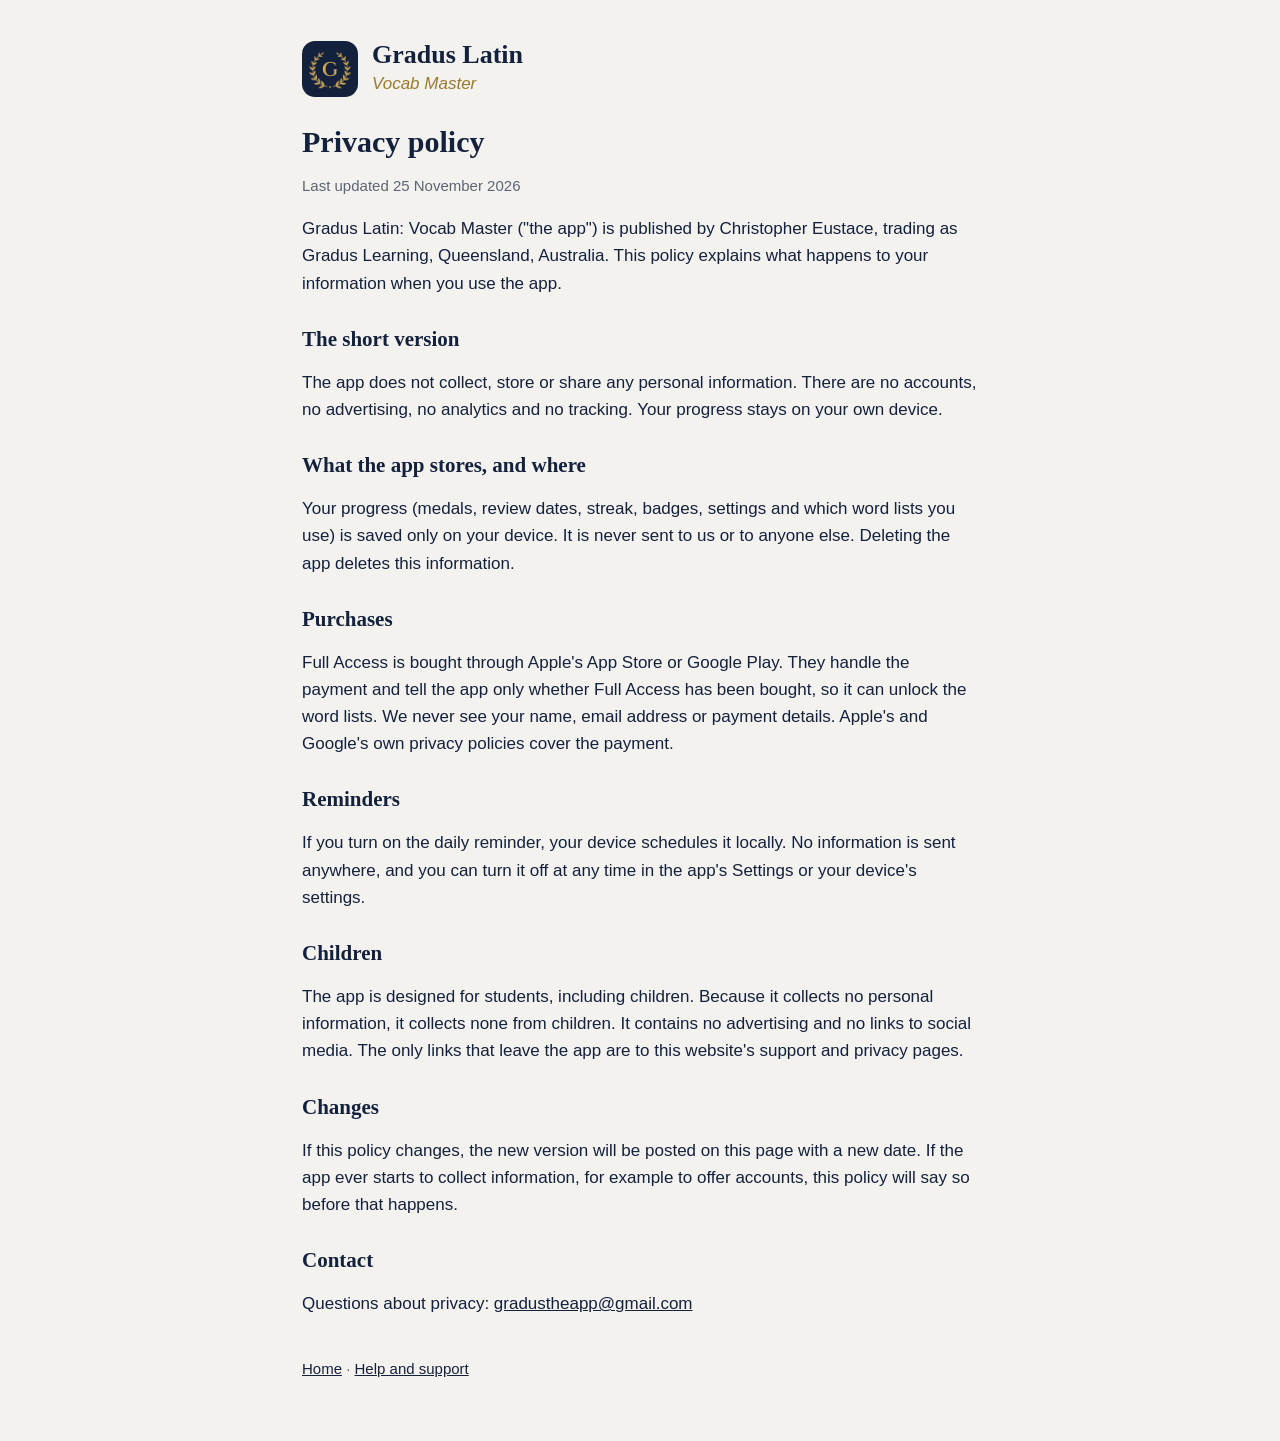
<file: privacy.html>
<!doctype html><html lang="en"><head><meta charset="utf-8"><meta name="viewport" content="width=device-width,initial-scale=1">
<title>Privacy policy – Gradus Latin</title><link rel="stylesheet" href="style.css"></head><body><main>
<header><img src="icon.png" alt=""><div><b>Gradus Latin</b><span>Vocab Master</span></div></header>
<h1>Privacy policy</h1>
<p class="meta">Last updated 25 November 2026</p>
<p>Gradus Latin: Vocab Master ("the app") is published by Christopher Eustace, trading as Gradus Learning, Queensland, Australia. This policy explains what happens to your information when you use the app.</p>

<h2>The short version</h2>
<p>The app does not collect, store or share any personal information. There are no accounts, no advertising, no analytics and no tracking. Your progress stays on your own device.</p>

<h2>What the app stores, and where</h2>
<p>Your progress (medals, review dates, streak, badges, settings and which word lists you use) is saved only on your device. It is never sent to us or to anyone else. Deleting the app deletes this information.</p>

<h2>Purchases</h2>
<p>Full Access is bought through Apple's App Store or Google Play. They handle the payment and tell the app only whether Full Access has been bought, so it can unlock the word lists. We never see your name, email address or payment details. Apple's and Google's own privacy policies cover the payment.</p>

<h2>Reminders</h2>
<p>If you turn on the daily reminder, your device schedules it locally. No information is sent anywhere, and you can turn it off at any time in the app's Settings or your device's settings.</p>

<h2>Children</h2>
<p>The app is designed for students, including children. Because it collects no personal information, it collects none from children. It contains no advertising and no links to social media. The only links that leave the app are to this website's support and privacy pages.</p>

<h2>Changes</h2>
<p>If this policy changes, the new version will be posted on this page with a new date. If the app ever starts to collect information, for example to offer accounts, this policy will say so before that happens.</p>

<h2>Contact</h2>
<p>Questions about privacy: <a href="mailto:gradustheapp@gmail.com">gradustheapp@gmail.com</a></p>
<nav><a href="index.html">Home</a> · <a href="support.html">Help and support</a></nav>
</main></body></html>
</file>
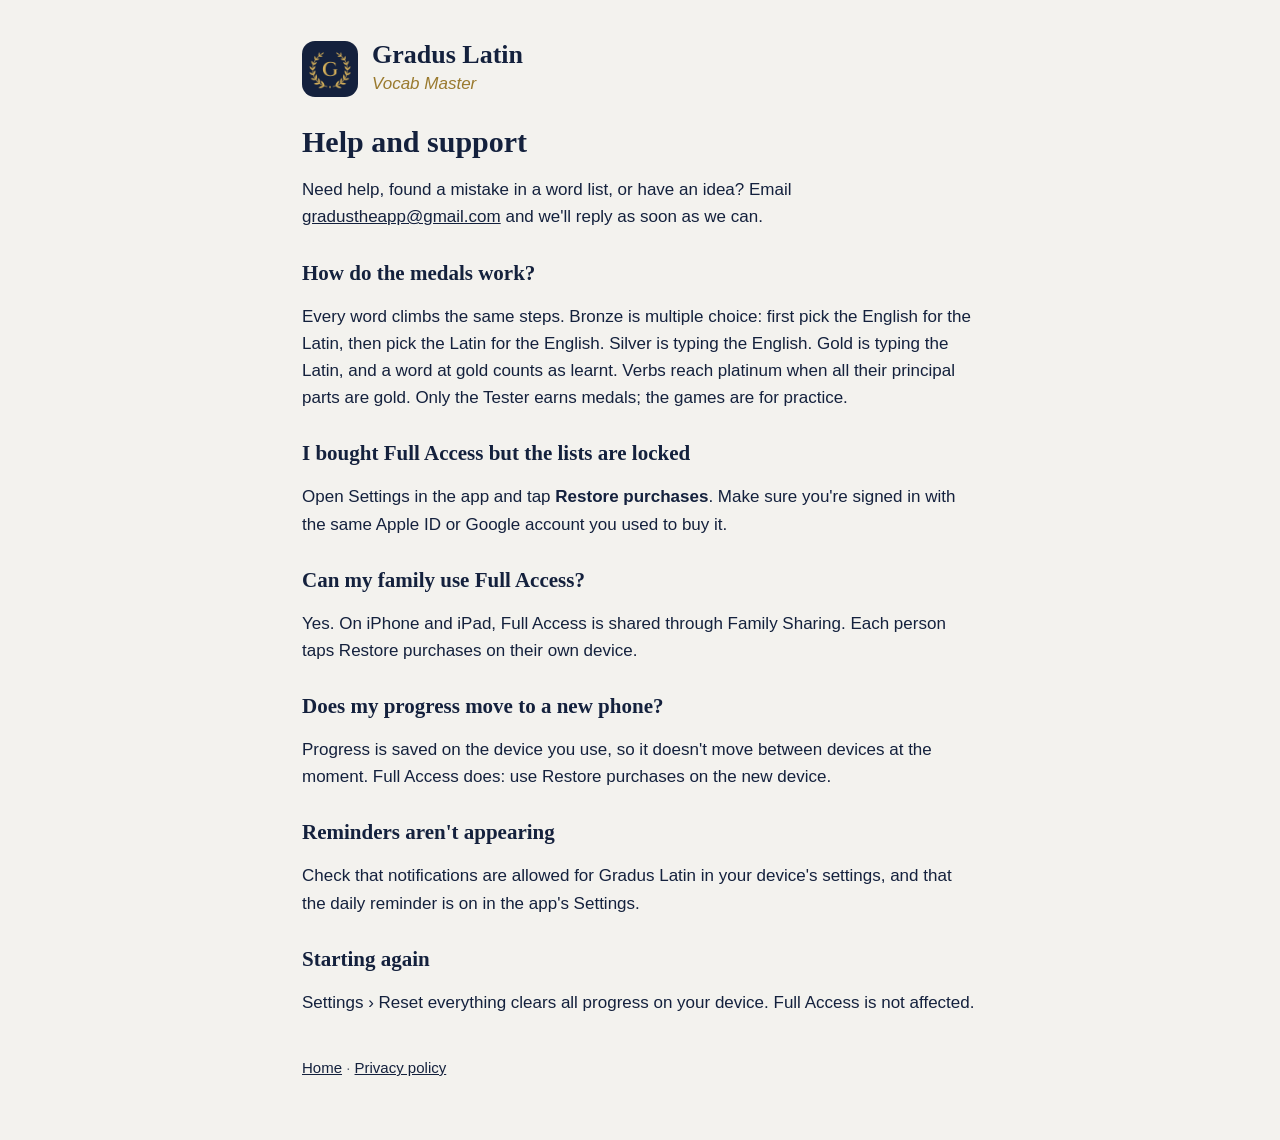
<file: support.html>
<!doctype html><html lang="en"><head><meta charset="utf-8"><meta name="viewport" content="width=device-width,initial-scale=1">
<title>Help and support – Gradus Latin</title><link rel="stylesheet" href="style.css"></head><body><main>
<header><img src="icon.png" alt=""><div><b>Gradus Latin</b><span>Vocab Master</span></div></header>
<h1>Help and support</h1>
<p>Need help, found a mistake in a word list, or have an idea? Email <a href="mailto:gradustheapp@gmail.com">gradustheapp@gmail.com</a> and we'll reply as soon as we can.</p>

<h2>How do the medals work?</h2>
<p>Every word climbs the same steps. Bronze is multiple choice: first pick the English for the Latin, then pick the Latin for the English. Silver is typing the English. Gold is typing the Latin, and a word at gold counts as learnt. Verbs reach platinum when all their principal parts are gold. Only the Tester earns medals; the games are for practice.</p>

<h2>I bought Full Access but the lists are locked</h2>
<p>Open Settings in the app and tap <b>Restore purchases</b>. Make sure you're signed in with the same Apple ID or Google account you used to buy it.</p>

<h2>Can my family use Full Access?</h2>
<p>Yes. On iPhone and iPad, Full Access is shared through Family Sharing. Each person taps Restore purchases on their own device.</p>

<h2>Does my progress move to a new phone?</h2>
<p>Progress is saved on the device you use, so it doesn't move between devices at the moment. Full Access does: use Restore purchases on the new device.</p>

<h2>Reminders aren't appearing</h2>
<p>Check that notifications are allowed for Gradus Latin in your device's settings, and that the daily reminder is on in the app's Settings.</p>

<h2>Starting again</h2>
<p>Settings › Reset everything clears all progress on your device. Full Access is not affected.</p>
<nav><a href="index.html">Home</a> · <a href="privacy.html">Privacy policy</a></nav>
</main></body></html>
</file>
<file: style.css>
:root{--ink:#14213D;--gold:#9A7A2E;--bg:#F3F2EE}
*{box-sizing:border-box}body{margin:0;background:var(--bg);color:var(--ink);font:17px/1.6 -apple-system,BlinkMacSystemFont,"Segoe UI",Roboto,Arial,sans-serif}
main{max-width:720px;margin:0 auto;padding:40px 22px 60px}
header{display:flex;align-items:center;gap:14px;margin-bottom:28px}header img{width:56px;height:56px;border-radius:13px}
header b{font:600 26px Georgia,"Times New Roman",serif;display:block}header span{color:var(--gold);font-style:italic}
h1{font:600 30px Georgia,serif;margin:0 0 6px}h2{font:600 21px Georgia,serif;margin:30px 0 6px}
.meta{color:#5d6475;font-size:15px}a{color:var(--ink)}nav{margin-top:40px;font-size:15px;color:#5d6475}
</file>
